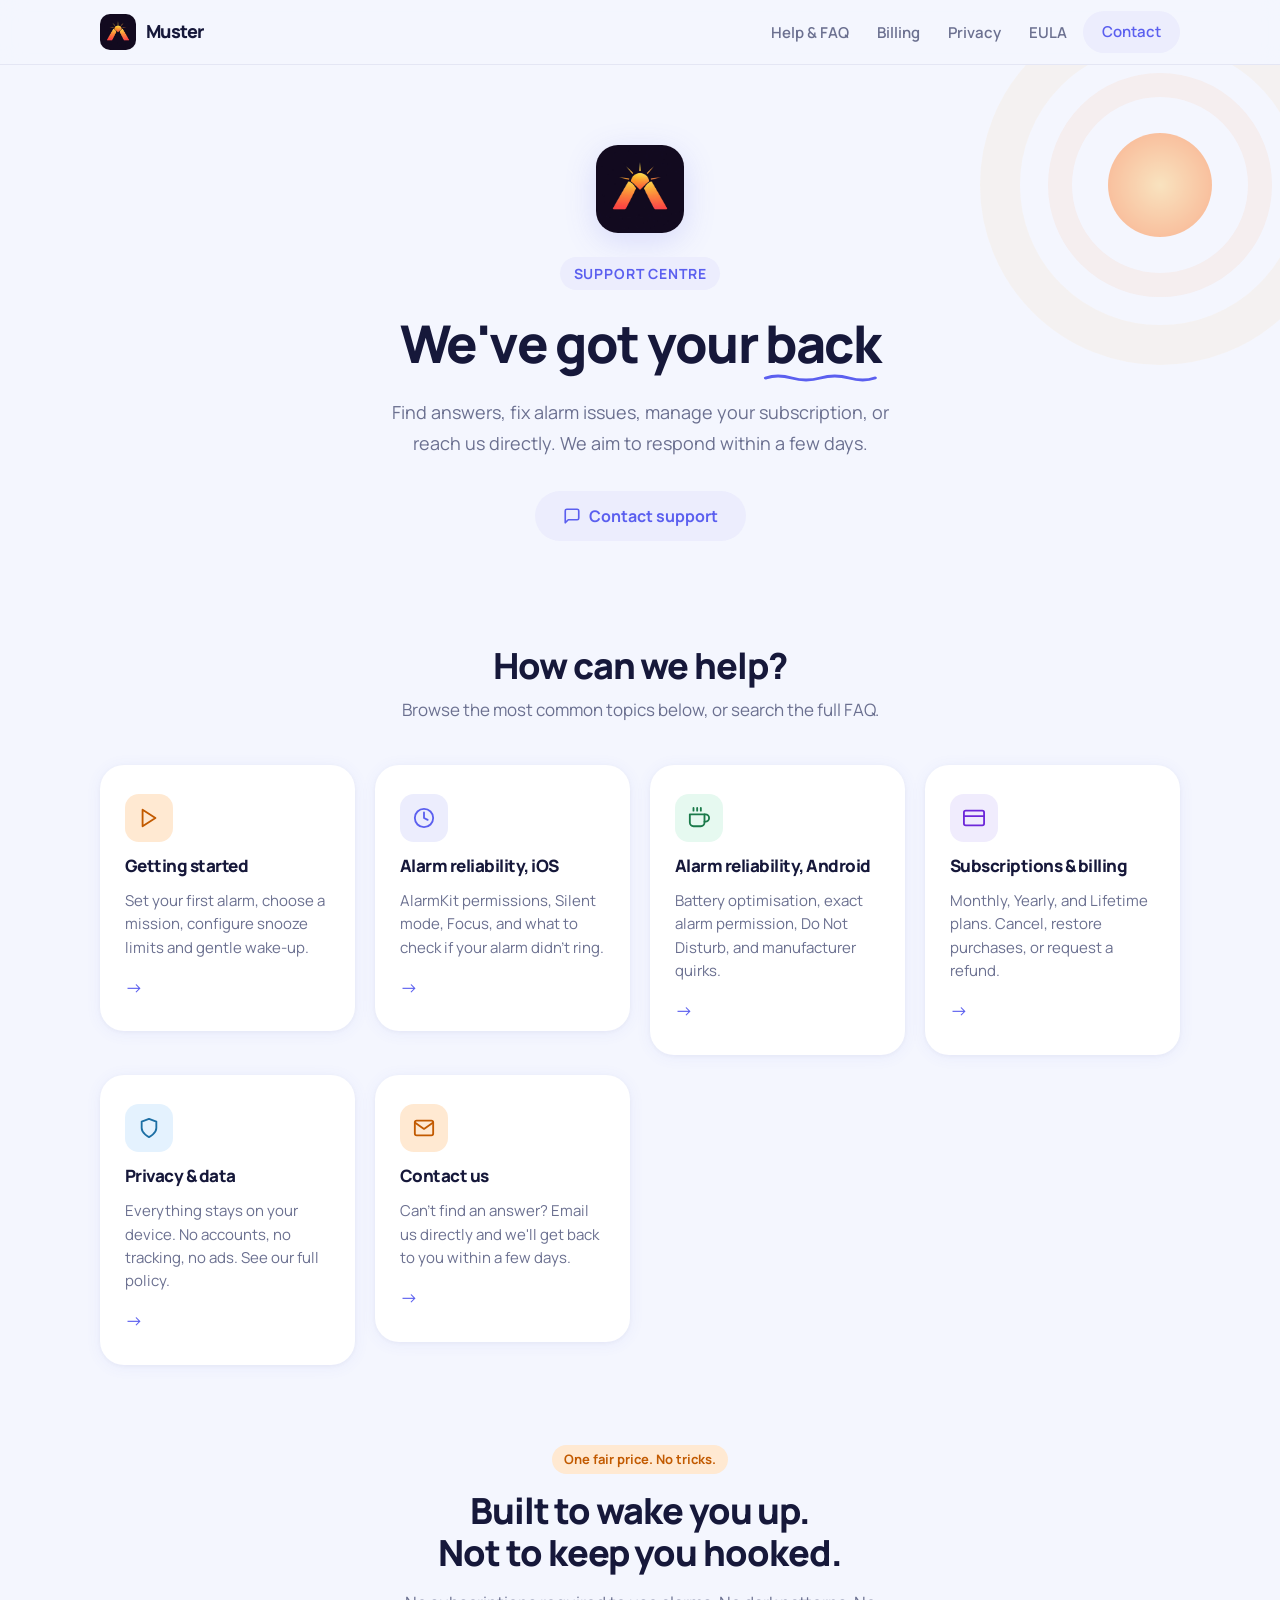
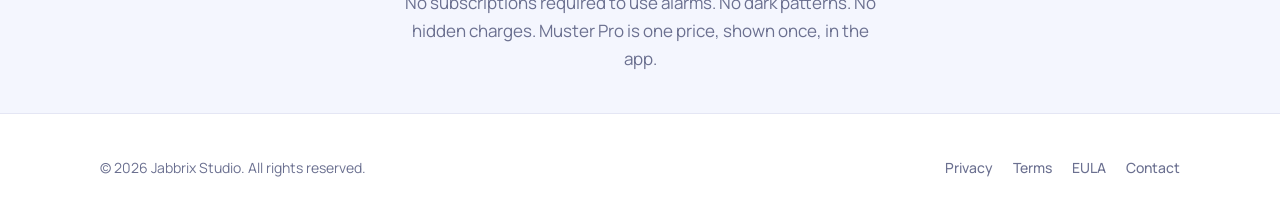
<file: index.html>
<!DOCTYPE html>
<!-- Support email: jabbrixstudio@gmail.com -->
<html lang="en">
<head>
  <meta charset="UTF-8" />
  <meta name="viewport" content="width=device-width, initial-scale=1.0" />
  <title>Muster Support — Alarm &amp; Habit App Help</title>
  <meta name="description" content="Get help with Muster, the alarm and habit app. Find answers to common questions, troubleshoot alarms, manage your subscription, and contact support." />

  <!-- Open Graph -->
  <meta property="og:type"        content="website" />
  <meta property="og:title"       content="Muster Support" />
  <meta property="og:description" content="Get help with Muster — the alarm and habit app built around fairness and focus." />
  <meta property="og:image"       content="assets/app-icon.png" />

  <!-- Favicon -->
  <link rel="icon" href="assets/app-icon.png" type="image/png" />

  <link rel="stylesheet" href="styles.css" />
</head>
<body>

  <!-- ── HEADER ── -->
  <header class="site-header">
    <nav class="container nav-inner" aria-label="Main navigation">
      <a href="./" class="nav-logo" aria-label="Muster — home">
        <img src="assets/app-icon.png" alt="" width="36" height="36" />
        <span class="nav-logo-text">Muster</span>
      </a>

      <button class="nav-toggle" aria-expanded="false" aria-controls="nav-links" aria-label="Toggle menu">
        <span></span><span></span><span></span>
      </button>

      <ul class="nav-links" id="nav-links" role="list">
        <li><a href="help/"    aria-current="false">Help &amp; FAQ</a></li>
        <li><a href="billing/" aria-current="false">Billing</a></li>
        <li><a href="privacy/" aria-current="false">Privacy</a></li>
        <li><a href="eula/"    aria-current="false">EULA</a></li>
        <li><a href="contact/" class="nav-cta"     aria-current="false">Contact</a></li>
      </ul>
    </nav>
  </header>

  <main>

    <!-- ── HERO ── -->
    <section class="hero" aria-labelledby="hero-heading">

      <!-- Sun motif -->
      <svg class="hero-sun" viewBox="0 0 400 400" fill="none" aria-hidden="true">
        <circle cx="200" cy="200" r="160" fill="none" stroke="#FFB547" stroke-opacity=".12" stroke-width="40"/>
        <circle cx="200" cy="200" r="100" fill="none" stroke="#FF8A3D" stroke-opacity=".14" stroke-width="24"/>
        <circle cx="200" cy="200" r="52">
          <animate attributeName="opacity" values="0.85;0.65;0.85" dur="4s" repeatCount="indefinite"/>
          <animate attributeName="r"       values="52;55;52"         dur="4s" repeatCount="indefinite"/>
          <stop offset="0%"   stop-color="#FFB547"/>
          <stop offset="100%" stop-color="#FF8A3D"/>
        </circle>
        <defs>
          <radialGradient id="sunG" cx="50%" cy="50%" r="50%">
            <stop offset="0%"   stop-color="#FFD080"/>
            <stop offset="100%" stop-color="#FF8A3D"/>
          </radialGradient>
        </defs>
        <circle cx="200" cy="200" r="52" fill="url(#sunG)" opacity=".9"/>
      </svg>

      <div class="container hero-content">
        <img class="hero-icon" src="assets/app-icon.png" alt="Muster app icon" width="88" height="88" />

        <p class="hero-eyebrow">Support Centre</p>

        <h1 id="hero-heading">
          We've got your
          <span class="hl">back<svg class="squiggle" viewBox="0 0 80 10" preserveAspectRatio="none" aria-hidden="true">
            <path d="M2,5 Q10,1 20,5 Q30,9 40,5 Q50,1 60,5 Q70,9 78,5"
                  fill="none" stroke="#5B5FEF" stroke-width="2.8"
                  stroke-linecap="round" stroke-linejoin="round"/>
          </svg></span>
        </h1>

        <p class="hero-lead">Find answers, fix alarm issues, manage your subscription, or reach us directly. We aim to respond within a few days.</p>

        <div class="hero-actions">
          <a href="contact/" class="btn btn-ghost">
            <svg width="18" height="18" viewBox="0 0 24 24" fill="none" stroke="currentColor" stroke-width="2.2" stroke-linecap="round" stroke-linejoin="round" aria-hidden="true"><path d="M21 15a2 2 0 0 1-2 2H7l-4 4V5a2 2 0 0 1 2-2h14a2 2 0 0 1 2 2z"/></svg>
            Contact support
          </a>
        </div>
      </div>
    </section>

    <!-- ── QUICK LINKS ── -->
    <section class="section section--sm" aria-labelledby="quicklinks-heading">
      <div class="container">
        <div class="section-header">
          <h2 id="quicklinks-heading">How can we help?</h2>
          <p>Browse the most common topics below, or search the full FAQ.</p>
        </div>

        <nav aria-label="Help topics">
          <ul class="cards-grid" role="list">
            <li>
              <a href="help/#getting-started" class="card">
                <div class="card-icon card-icon--orange" aria-hidden="true">
                  <svg width="22" height="22" viewBox="0 0 24 24" fill="none" stroke="#C25A00" stroke-width="2" stroke-linecap="round" stroke-linejoin="round"><polygon points="5 3 19 12 5 21 5 3"/></svg>
                </div>
                <h3>Getting started</h3>
                <p>Set your first alarm, choose a mission, configure snooze limits and gentle wake-up.</p>
                <span class="card-arrow" aria-hidden="true">→</span>
              </a>
            </li>
            <li>
              <a href="help/#alarm-ios" class="card">
                <div class="card-icon card-icon--indigo" aria-hidden="true">
                  <svg width="22" height="22" viewBox="0 0 24 24" fill="none" stroke="#5B5FEF" stroke-width="2" stroke-linecap="round" stroke-linejoin="round"><path d="M12 2a10 10 0 1 0 0 20A10 10 0 0 0 12 2z"/><path d="M12 6v6l4 2"/></svg>
                </div>
                <h3>Alarm reliability, iOS</h3>
                <p>AlarmKit permissions, Silent mode, Focus, and what to check if your alarm didn't ring.</p>
                <span class="card-arrow" aria-hidden="true">→</span>
              </a>
            </li>
            <li>
              <a href="help/#alarm-android" class="card">
                <div class="card-icon card-icon--green" aria-hidden="true">
                  <svg width="22" height="22" viewBox="0 0 24 24" fill="none" stroke="#1A7A4A" stroke-width="2" stroke-linecap="round" stroke-linejoin="round"><path d="M18 8h1a4 4 0 0 1 0 8h-1"/><path d="M2 8h16v9a4 4 0 0 1-4 4H6a4 4 0 0 1-4-4V8z"/><line x1="6" y1="1" x2="6" y2="4"/><line x1="10" y1="1" x2="10" y2="4"/><line x1="14" y1="1" x2="14" y2="4"/></svg>
                </div>
                <h3>Alarm reliability, Android</h3>
                <p>Battery optimisation, exact alarm permission, Do Not Disturb, and manufacturer quirks.</p>
                <span class="card-arrow" aria-hidden="true">→</span>
              </a>
            </li>
            <li>
              <a href="billing/" class="card">
                <div class="card-icon card-icon--purple" aria-hidden="true">
                  <svg width="22" height="22" viewBox="0 0 24 24" fill="none" stroke="#6D28D9" stroke-width="2" stroke-linecap="round" stroke-linejoin="round"><rect x="1" y="4" width="22" height="16" rx="2" ry="2"/><line x1="1" y1="10" x2="23" y2="10"/></svg>
                </div>
                <h3>Subscriptions &amp; billing</h3>
                <p>Monthly, Yearly, and Lifetime plans. Cancel, restore purchases, or request a refund.</p>
                <span class="card-arrow" aria-hidden="true">→</span>
              </a>
            </li>
            <li>
              <a href="privacy/" class="card">
                <div class="card-icon card-icon--blue" aria-hidden="true">
                  <svg width="22" height="22" viewBox="0 0 24 24" fill="none" stroke="#1D6FA4" stroke-width="2" stroke-linecap="round" stroke-linejoin="round"><path d="M12 22s8-4 8-10V5l-8-3-8 3v7c0 6 8 10 8 10z"/></svg>
                </div>
                <h3>Privacy &amp; data</h3>
                <p>Everything stays on your device. No accounts, no tracking, no ads. See our full policy.</p>
                <span class="card-arrow" aria-hidden="true">→</span>
              </a>
            </li>
            <li>
              <a href="contact/" class="card">
                <div class="card-icon card-icon--orange" aria-hidden="true">
                  <svg width="22" height="22" viewBox="0 0 24 24" fill="none" stroke="#C25A00" stroke-width="2" stroke-linecap="round" stroke-linejoin="round"><path d="M4 4h16c1.1 0 2 .9 2 2v12c0 1.1-.9 2-2 2H4c-1.1 0-2-.9-2-2V6c0-1.1.9-2 2-2z"/><polyline points="22,6 12,13 2,6"/></svg>
                </div>
                <h3>Contact us</h3>
                <p>Can't find an answer? Email us directly and we'll get back to you within a few days.</p>
                <span class="card-arrow" aria-hidden="true">→</span>
              </a>
            </li>
          </ul>
        </nav>
      </div>
    </section>

    <!-- ── BRAND STRIP ── -->
    <section class="section section--sm" aria-label="Brand promise">
      <div class="container" style="text-align:center;">
        <p class="chip chip--orange" style="margin-bottom:1rem;">One fair price. No tricks.</p>
        <h2 style="max-width:560px;margin-inline:auto;margin-bottom:1rem;">Built to wake you up.<br>Not to keep you hooked.</h2>
        <p style="max-width:480px;margin-inline:auto;font-size:1.0625rem;">No subscriptions required to use alarms. No dark patterns. No hidden charges. Muster Pro is one price, shown once, in the app.</p>
      </div>
    </section>

  </main>

  <!-- ── FOOTER ── -->
  <footer class="site-footer">
    <div class="container footer-inner">
      <p class="footer-copy">© 2026 Jabbrix Studio. All rights reserved.</p>
      <nav aria-label="Footer links">
        <ul class="footer-links" role="list">
          <li><a href="privacy/">Privacy</a></li>
          <li><a href="terms/">Terms</a></li>
          <li><a href="eula/">EULA</a></li>
          <li><a href="contact/">Contact</a></li>
        </ul>
      </nav>
    </div>
  </footer>

  <script src="main.js"></script>
</body>
</html>
</file>
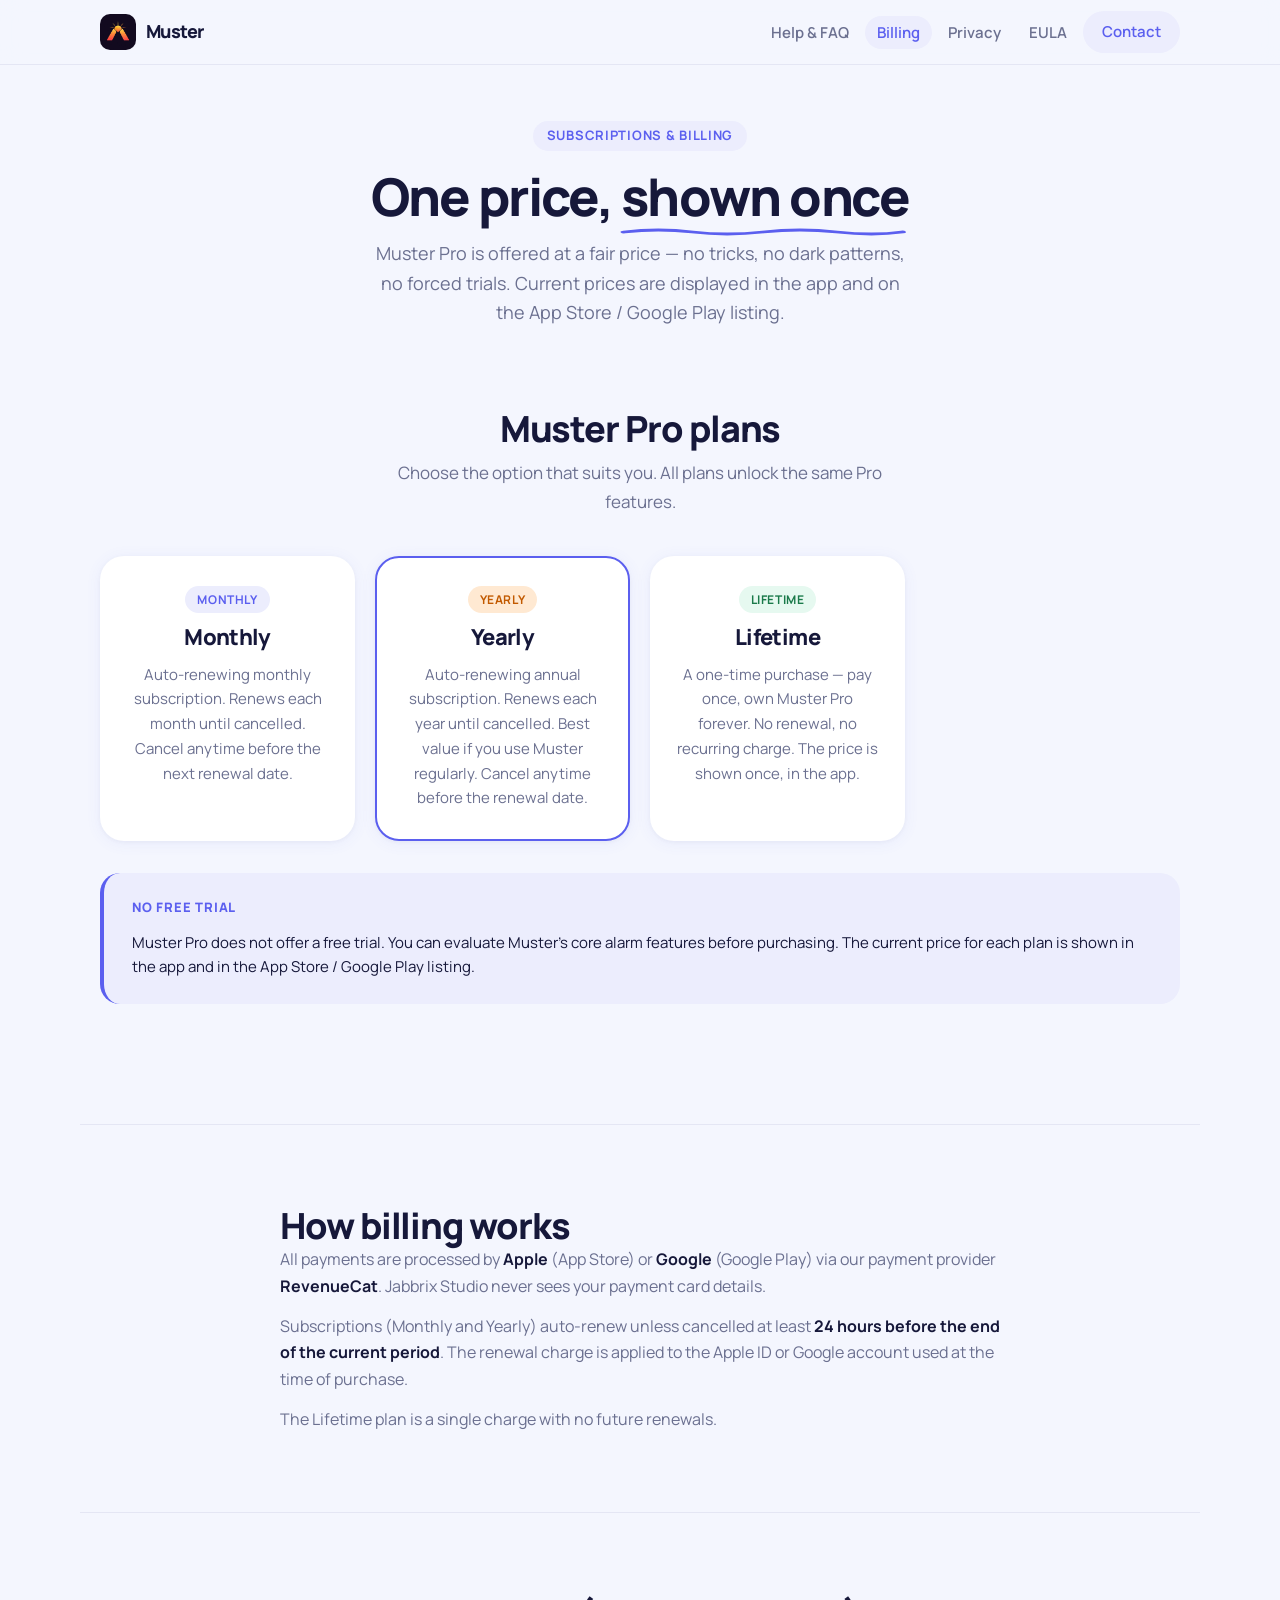
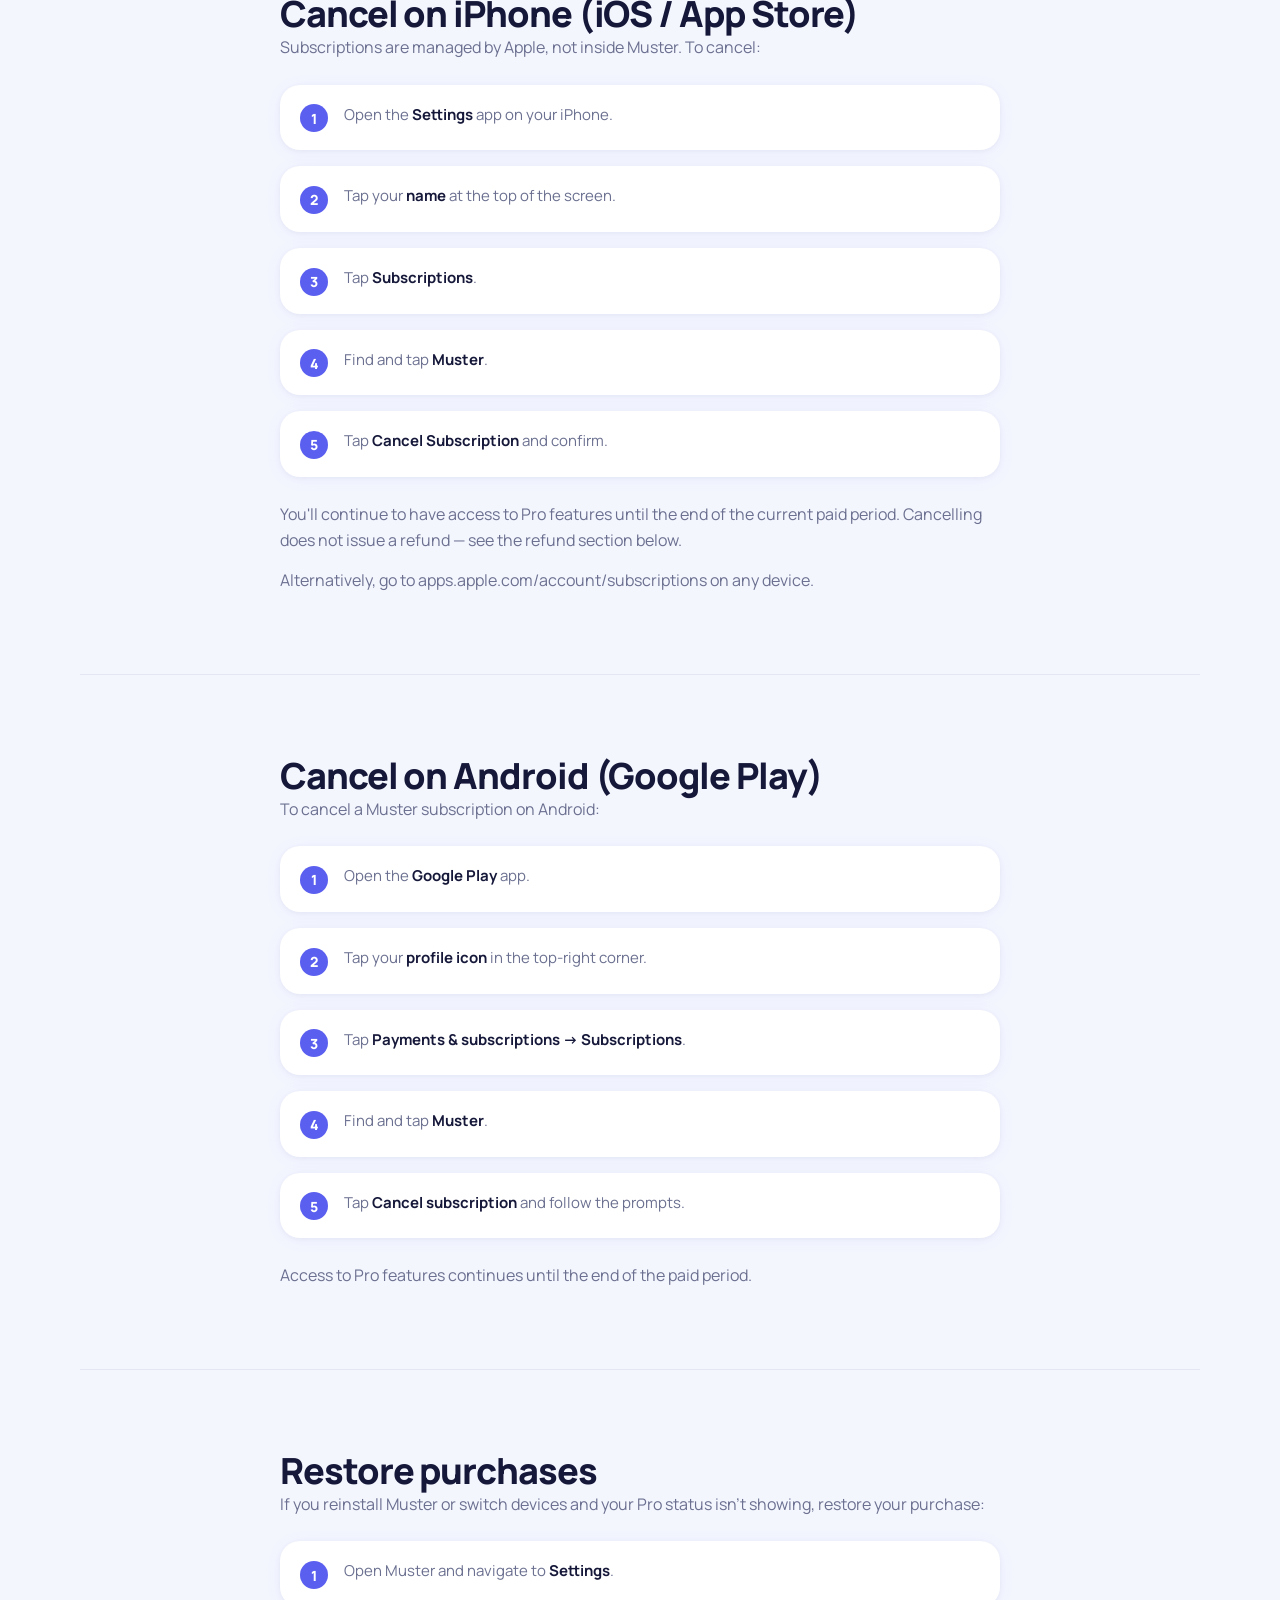
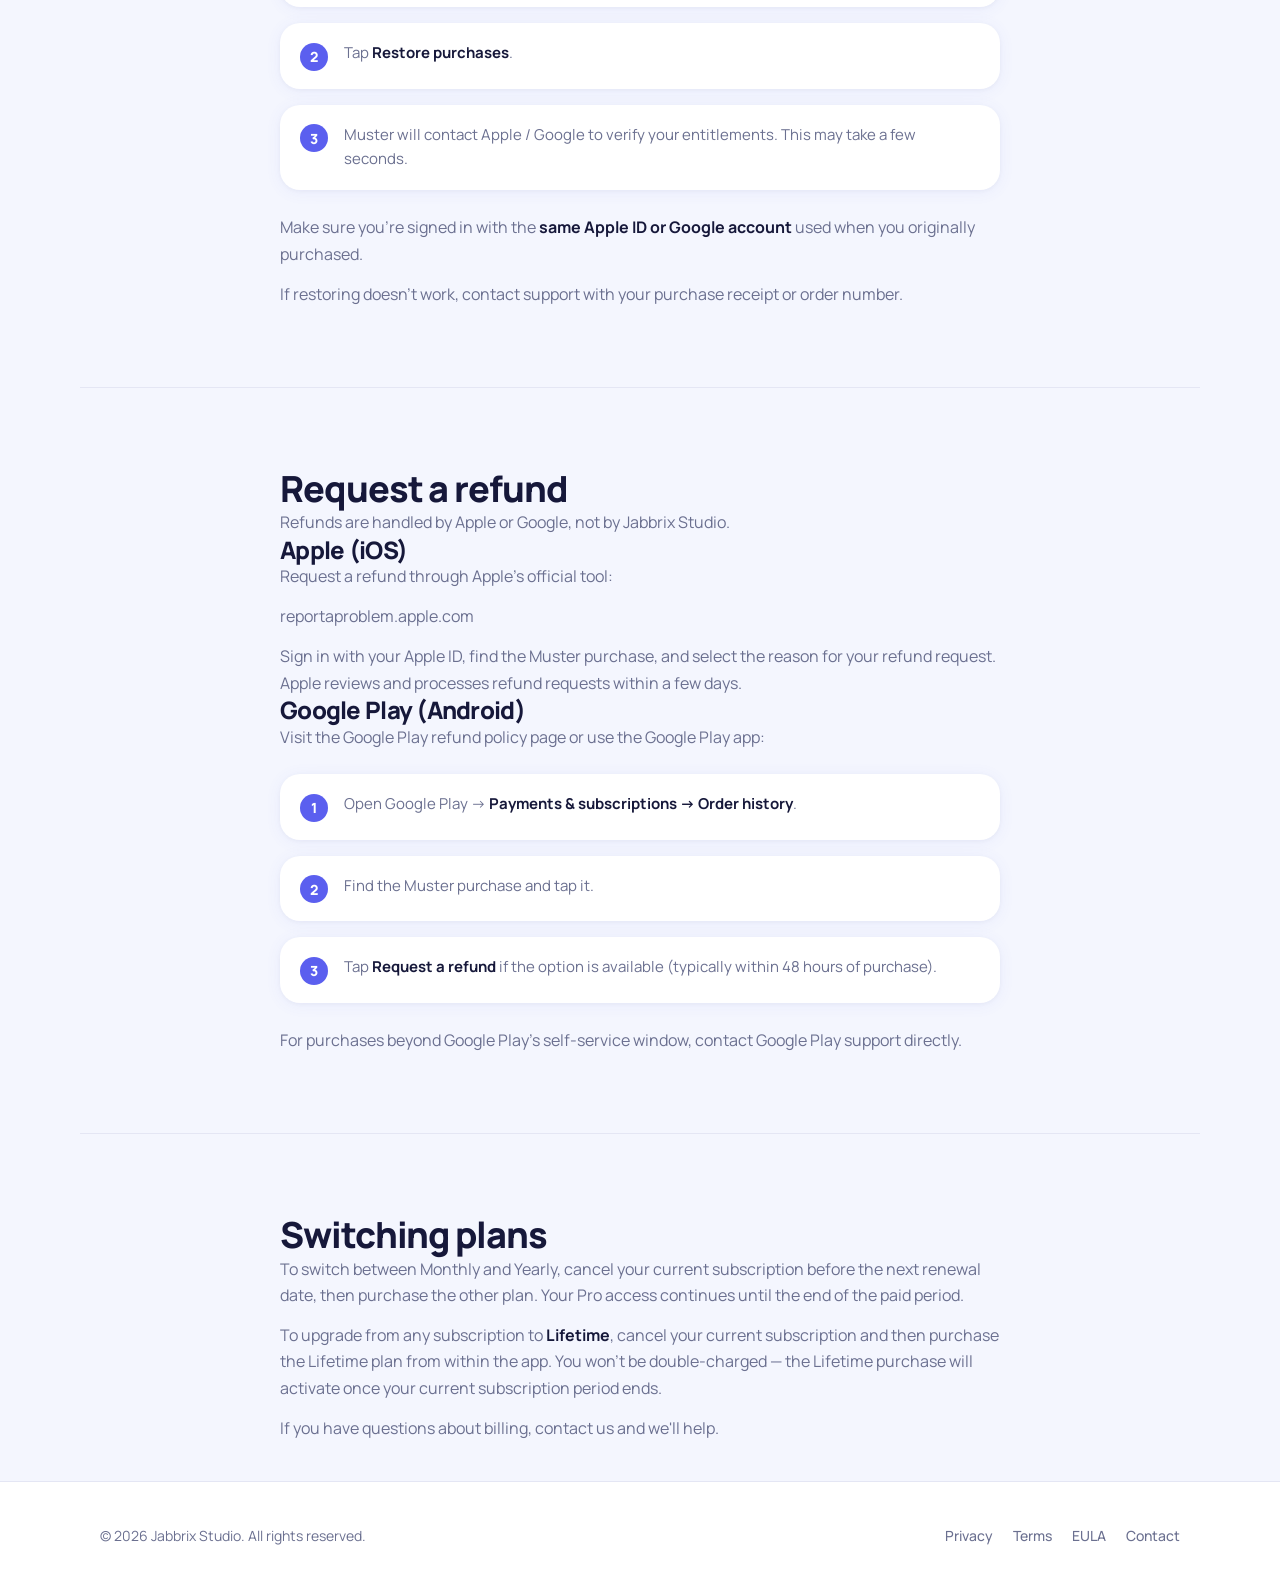
<file: billing/index.html>
<!DOCTYPE html>
<!-- Support email: jabbrixstudio@gmail.com -->
<html lang="en">
<head>
  <meta charset="UTF-8" />
  <meta name="viewport" content="width=device-width, initial-scale=1.0" />
  <title>Subscriptions &amp; Billing — Muster Support</title>
  <meta name="description" content="Understand Muster Pro plans (Monthly, Yearly, Lifetime), how to cancel, restore purchases, or request a refund. Current prices are shown in the app." />

  <!-- Open Graph -->
  <meta property="og:type"        content="website" />
  <meta property="og:title"       content="Subscriptions &amp; Billing — Muster" />
  <meta property="og:description" content="Manage your Muster Pro plan. Cancel, restore purchases, request a refund. Prices shown in the app and on the App Store / Google Play." />
  <meta property="og:image"       content="../assets/app-icon.png" />

  <link rel="icon" href="../assets/app-icon.png" type="image/png" />
  <link rel="stylesheet" href="../styles.css" />
</head>
<body>

  <!-- ── HEADER ── -->
  <header class="site-header">
    <nav class="container nav-inner" aria-label="Main navigation">
      <a href="../" class="nav-logo" aria-label="Muster — home">
        <img src="../assets/app-icon.png" alt="" width="36" height="36" />
        <span class="nav-logo-text">Muster</span>
      </a>
      <button class="nav-toggle" aria-expanded="false" aria-controls="nav-links" aria-label="Toggle menu">
        <span></span><span></span><span></span>
      </button>
      <ul class="nav-links" id="nav-links" role="list">
        <li><a href="../help/"    aria-current="false">Help &amp; FAQ</a></li>
        <li><a href="../billing/" aria-current="page">Billing</a></li>
        <li><a href="../privacy/" aria-current="false">Privacy</a></li>
        <li><a href="../eula/"    aria-current="false">EULA</a></li>
        <li><a href="../contact/" class="nav-cta" aria-current="false">Contact</a></li>
      </ul>
    </nav>
  </header>

  <main>

    <!-- ── PAGE HERO ── -->
    <section class="page-hero">
      <div class="container">
        <span class="badge">Subscriptions &amp; Billing</span>
        <h1>
          One price,
          <span class="hl">shown once<svg class="squiggle" viewBox="0 0 110 10" preserveAspectRatio="none" aria-hidden="true">
            <path d="M2,5 Q15,1 28,5 Q41,9 55,5 Q69,1 83,5 Q97,9 108,5"
                  fill="none" stroke="#5B5FEF" stroke-width="2.8"
                  stroke-linecap="round" stroke-linejoin="round"/>
          </svg></span>
        </h1>
        <p>Muster Pro is offered at a fair price — no tricks, no dark patterns, no forced trials. Current prices are displayed in the app and on the App Store / Google Play listing.</p>
      </div>
    </section>

    <!-- ── PLANS ── -->
    <section class="section section--sm" aria-labelledby="plans-heading">
      <div class="container">
        <div class="section-header">
          <h2 id="plans-heading">Muster Pro plans</h2>
          <p>Choose the option that suits you. All plans unlock the same Pro features.</p>
        </div>

        <div class="billing-plans">

          <div class="plan-card">
            <span class="plan-chip plan-chip--indigo">Monthly</span>
            <h3>Monthly</h3>
            <p>Auto-renewing monthly subscription. Renews each month until cancelled. Cancel anytime before the next renewal date.</p>
          </div>

          <div class="plan-card plan-card--featured">
            <span class="plan-chip plan-chip--orange">Yearly</span>
            <h3>Yearly</h3>
            <p>Auto-renewing annual subscription. Renews each year until cancelled. Best value if you use Muster regularly. Cancel anytime before the renewal date.</p>
          </div>

          <div class="plan-card">
            <span class="plan-chip plan-chip--green">Lifetime</span>
            <h3>Lifetime</h3>
            <p>A one-time purchase — pay once, own Muster Pro forever. No renewal, no recurring charge. The price is shown once, in the app.</p>
          </div>

        </div>

        <div class="summary-box" style="margin-top:1.5rem;">
          <span class="summary-label">No free trial</span>
          <p>Muster Pro does not offer a free trial. You can evaluate Muster's core alarm features before purchasing. The current price for each plan is shown in the app and in the App Store / Google Play listing.</p>
        </div>

      </div>
    </section>

    <hr class="divider container" />

    <!-- ── HOW BILLING WORKS ── -->
    <section class="section section--sm" aria-labelledby="billing-how-heading">
      <div class="container container--prose">
        <h2 id="billing-how-heading">How billing works</h2>
        <p>All payments are processed by <strong>Apple</strong> (App Store) or <strong>Google</strong> (Google Play) via our payment provider <strong>RevenueCat</strong>. Jabbrix Studio never sees your payment card details.</p>
        <p>Subscriptions (Monthly and Yearly) auto-renew unless cancelled at least <strong>24 hours before the end of the current period</strong>. The renewal charge is applied to the Apple ID or Google account used at the time of purchase.</p>
        <p>The Lifetime plan is a single charge with no future renewals.</p>
      </div>
    </section>

    <hr class="divider container" />

    <!-- ── CANCEL ON iPHONE ── -->
    <section class="section section--sm" aria-labelledby="cancel-ios-heading">
      <div class="container container--prose">
        <h2 id="cancel-ios-heading">Cancel on iPhone (iOS / App Store)</h2>
        <p>Subscriptions are managed by Apple, not inside Muster. To cancel:</p>
        <ol class="steps-list">
          <li class="step"><p>Open the <strong>Settings</strong> app on your iPhone.</p></li>
          <li class="step"><p>Tap your <strong>name</strong> at the top of the screen.</p></li>
          <li class="step"><p>Tap <strong>Subscriptions</strong>.</p></li>
          <li class="step"><p>Find and tap <strong>Muster</strong>.</p></li>
          <li class="step"><p>Tap <strong>Cancel Subscription</strong> and confirm.</p></li>
        </ol>
        <p>You'll continue to have access to Pro features until the end of the current paid period. Cancelling does not issue a refund — see the refund section below.</p>
        <p>Alternatively, go to <a href="https://apps.apple.com/account/subscriptions" target="_blank" rel="noopener">apps.apple.com/account/subscriptions</a> on any device.</p>
      </div>
    </section>

    <hr class="divider container" />

    <!-- ── CANCEL ON ANDROID ── -->
    <section class="section section--sm" aria-labelledby="cancel-android-heading">
      <div class="container container--prose">
        <h2 id="cancel-android-heading">Cancel on Android (Google Play)</h2>
        <p>To cancel a Muster subscription on Android:</p>
        <ol class="steps-list">
          <li class="step"><p>Open the <strong>Google Play</strong> app.</p></li>
          <li class="step"><p>Tap your <strong>profile icon</strong> in the top-right corner.</p></li>
          <li class="step"><p>Tap <strong>Payments &amp; subscriptions → Subscriptions</strong>.</p></li>
          <li class="step"><p>Find and tap <strong>Muster</strong>.</p></li>
          <li class="step"><p>Tap <strong>Cancel subscription</strong> and follow the prompts.</p></li>
        </ol>
        <p>Access to Pro features continues until the end of the paid period.</p>
      </div>
    </section>

    <hr class="divider container" />

    <!-- ── RESTORE PURCHASES ── -->
    <section class="section section--sm" aria-labelledby="restore-heading">
      <div class="container container--prose">
        <h2 id="restore-heading">Restore purchases</h2>
        <p>If you reinstall Muster or switch devices and your Pro status isn't showing, restore your purchase:</p>
        <ol class="steps-list">
          <li class="step"><p>Open Muster and navigate to <strong>Settings</strong>.</p></li>
          <li class="step"><p>Tap <strong>Restore purchases</strong>.</p></li>
          <li class="step"><p>Muster will contact Apple / Google to verify your entitlements. This may take a few seconds.</p></li>
        </ol>
        <p>Make sure you're signed in with the <strong>same Apple ID or Google account</strong> used when you originally purchased.</p>
        <p>If restoring doesn't work, <a href="../contact/">contact support</a> with your purchase receipt or order number.</p>
      </div>
    </section>

    <hr class="divider container" />

    <!-- ── REFUNDS ── -->
    <section class="section section--sm" aria-labelledby="refund-heading">
      <div class="container container--prose">
        <h2 id="refund-heading">Request a refund</h2>
        <p>Refunds are handled by Apple or Google, not by Jabbrix Studio.</p>

        <h3>Apple (iOS)</h3>
        <p>Request a refund through Apple's official tool:</p>
        <p><a href="https://reportaproblem.apple.com" target="_blank" rel="noopener">reportaproblem.apple.com</a></p>
        <p>Sign in with your Apple ID, find the Muster purchase, and select the reason for your refund request. Apple reviews and processes refund requests within a few days.</p>

        <h3>Google Play (Android)</h3>
        <p>Visit the Google Play refund policy page or use the Google Play app:</p>
        <ol class="steps-list">
          <li class="step"><p>Open Google Play → <strong>Payments &amp; subscriptions → Order history</strong>.</p></li>
          <li class="step"><p>Find the Muster purchase and tap it.</p></li>
          <li class="step"><p>Tap <strong>Request a refund</strong> if the option is available (typically within 48 hours of purchase).</p></li>
        </ol>
        <p>For purchases beyond Google Play's self-service window, contact Google Play support directly.</p>
      </div>
    </section>

    <hr class="divider container" />

    <!-- ── SWITCHING PLANS ── -->
    <section class="section section--sm" aria-labelledby="switch-heading">
      <div class="container container--prose">
        <h2 id="switch-heading">Switching plans</h2>
        <p>To switch between Monthly and Yearly, cancel your current subscription before the next renewal date, then purchase the other plan. Your Pro access continues until the end of the paid period.</p>
        <p>To upgrade from any subscription to <strong>Lifetime</strong>, cancel your current subscription and then purchase the Lifetime plan from within the app. You won't be double-charged — the Lifetime purchase will activate once your current subscription period ends.</p>
        <p>If you have questions about billing, <a href="../contact/">contact us</a> and we'll help.</p>
      </div>
    </section>

  </main>

  <!-- ── FOOTER ── -->
  <footer class="site-footer">
    <div class="container footer-inner">
      <p class="footer-copy">© 2026 Jabbrix Studio. All rights reserved.</p>
      <nav aria-label="Footer links">
        <ul class="footer-links" role="list">
          <li><a href="../privacy/">Privacy</a></li>
          <li><a href="../terms/">Terms</a></li>
          <li><a href="../eula/">EULA</a></li>
          <li><a href="../contact/">Contact</a></li>
        </ul>
      </nav>
    </div>
  </footer>

  <script src="../main.js"></script>
</body>
</html>
</file>
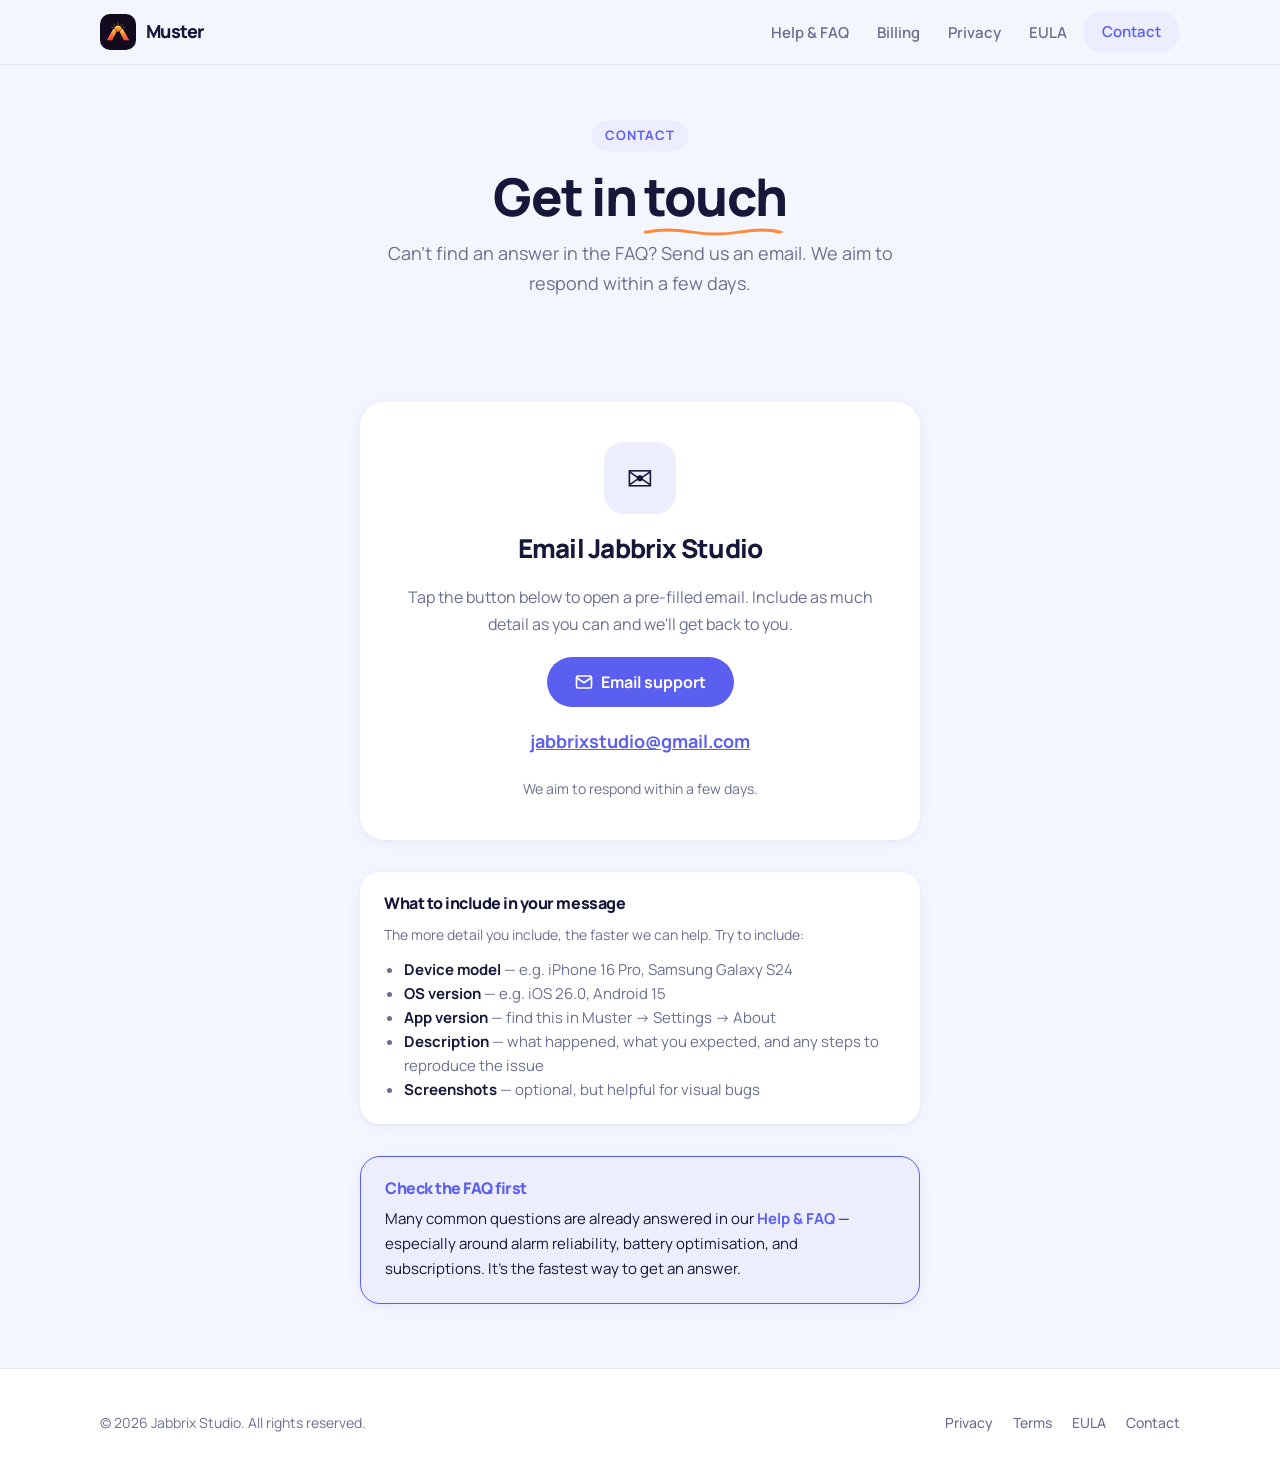
<file: contact/index.html>
<!DOCTYPE html>
<!-- Support email: jabbrixstudio@gmail.com -->
<html lang="en">
<head>
  <meta charset="UTF-8" />
  <meta name="viewport" content="width=device-width, initial-scale=1.0" />
  <title>Contact Support — Muster</title>
  <meta name="description" content="Contact Muster support. Email us with your device model, OS version, and app version and we'll get back to you within a few days." />

  <!-- Open Graph -->
  <meta property="og:type"        content="website" />
  <meta property="og:title"       content="Contact Support — Muster" />
  <meta property="og:description" content="Get in touch with the Muster support team. We aim to respond within a few days." />
  <meta property="og:image"       content="../assets/app-icon.png" />

  <link rel="icon" href="../assets/app-icon.png" type="image/png" />
  <link rel="stylesheet" href="../styles.css" />
</head>
<body>

  <!-- ── HEADER ── -->
  <header class="site-header">
    <nav class="container nav-inner" aria-label="Main navigation">
      <a href="../" class="nav-logo" aria-label="Muster — home">
        <img src="../assets/app-icon.png" alt="" width="36" height="36" />
        <span class="nav-logo-text">Muster</span>
      </a>
      <button class="nav-toggle" aria-expanded="false" aria-controls="nav-links" aria-label="Toggle menu">
        <span></span><span></span><span></span>
      </button>
      <ul class="nav-links" id="nav-links" role="list">
        <li><a href="../help/"    aria-current="false">Help &amp; FAQ</a></li>
        <li><a href="../billing/" aria-current="false">Billing</a></li>
        <li><a href="../privacy/" aria-current="false">Privacy</a></li>
        <li><a href="../eula/"    aria-current="false">EULA</a></li>
        <li><a href="../contact/" class="nav-cta" aria-current="page">Contact</a></li>
      </ul>
    </nav>
  </header>

  <main>

    <!-- ── PAGE HERO ── -->
    <section class="page-hero">
      <div class="container">
        <span class="badge">Contact</span>
        <h1>
          Get in
          <span class="hl">touch<svg class="squiggle" viewBox="0 0 58 10" preserveAspectRatio="none" aria-hidden="true">
            <path d="M2,5 Q10,1 20,5 Q30,9 40,5 Q50,1 56,5"
                  fill="none" stroke="#FF8A3D" stroke-width="2.8"
                  stroke-linecap="round" stroke-linejoin="round"/>
          </svg></span>
        </h1>
        <p>Can't find an answer in the <a href="../help/">FAQ</a>? Send us an email. We aim to respond within a few days.</p>
      </div>
    </section>

    <!-- ── CONTACT CARD ── -->
    <section class="section" aria-labelledby="contact-heading">
      <div class="container">

        <div class="contact-card">
          <div class="contact-icon" aria-hidden="true">✉️</div>
          <h2 id="contact-heading">Email Jabbrix Studio</h2>
          <p>Tap the button below to open a pre-filled email. Include as much detail as you can and we'll get back to you.</p>

          <!-- mailto with prefilled subject and body template -->
          <a class="btn btn-primary"
             href="mailto:jabbrixstudio@gmail.com?subject=Muster%20support&body=Hi%20Jabbrix%20Studio%2C%0A%0ADevice%20model%3A%20%5Be.g.%20iPhone%2016%20Pro%20%2F%20Samsung%20Galaxy%20S24%5D%0AOS%20version%3A%20%5Be.g.%20iOS%2026.0%20%2F%20Android%2015%5D%0AApp%20version%3A%20%5Be.g.%201.2.3%20-%20find%20in%20Settings%20%E2%86%92%20About%5D%0A%0ADescription%20of%20the%20issue%3A%0A%5BPlease%20describe%20what%20happened%2C%20what%20you%20expected%2C%20and%20any%20steps%20to%20reproduce%5D%0A%0AThanks%21">
            <svg width="18" height="18" viewBox="0 0 24 24" fill="none" stroke="currentColor" stroke-width="2.2" stroke-linecap="round" stroke-linejoin="round" aria-hidden="true">
              <path d="M4 4h16c1.1 0 2 .9 2 2v12c0 1.1-.9 2-2 2H4c-1.1 0-2-.9-2-2V6c0-1.1.9-2 2-2z"/>
              <polyline points="22,6 12,13 2,6"/>
            </svg>
            Email support
          </a>

          <a class="email-link"
             href="mailto:jabbrixstudio@gmail.com?subject=Muster%20support">
            jabbrixstudio@gmail.com
          </a>

          <p style="font-size:.875rem;color:var(--text-2);">We aim to respond within a few days.</p>
        </div>

        <!-- What to include -->
        <div class="info-card mt-md">
          <h3>What to include in your message</h3>
          <p style="font-size:.875rem;color:var(--text-2);margin-bottom:.75rem;">The more detail you include, the faster we can help. Try to include:</p>
          <ul>
            <li><strong>Device model</strong> — e.g. iPhone 16 Pro, Samsung Galaxy S24</li>
            <li><strong>OS version</strong> — e.g. iOS 26.0, Android 15</li>
            <li><strong>App version</strong> — find this in Muster → Settings → About</li>
            <li><strong>Description</strong> — what happened, what you expected, and any steps to reproduce the issue</li>
            <li><strong>Screenshots</strong> — optional, but helpful for visual bugs</li>
          </ul>
        </div>

        <!-- Check FAQ first -->
        <div class="info-card mt-md" style="background:var(--primary-lt);border:1px solid var(--primary);border-radius:var(--radius-lg);padding:1.375rem 1.5rem;max-width:560px;margin-inline:auto;">
          <h3 style="color:var(--primary);">Check the FAQ first</h3>
          <p style="font-size:.9375rem;color:var(--text);margin-top:.375rem;">Many common questions are already answered in our <a href="../help/" style="color:var(--primary);font-weight:700;">Help &amp; FAQ</a> — especially around alarm reliability, battery optimisation, and subscriptions. It's the fastest way to get an answer.</p>
        </div>

      </div>
    </section>

  </main>

  <!-- ── FOOTER ── -->
  <footer class="site-footer">
    <div class="container footer-inner">
      <p class="footer-copy">© 2026 Jabbrix Studio. All rights reserved.</p>
      <nav aria-label="Footer links">
        <ul class="footer-links" role="list">
          <li><a href="../privacy/">Privacy</a></li>
          <li><a href="../terms/">Terms</a></li>
          <li><a href="../eula/">EULA</a></li>
          <li><a href="../contact/" aria-current="page">Contact</a></li>
        </ul>
      </nav>
    </div>
  </footer>

  <script src="../main.js"></script>
</body>
</html>
</file>
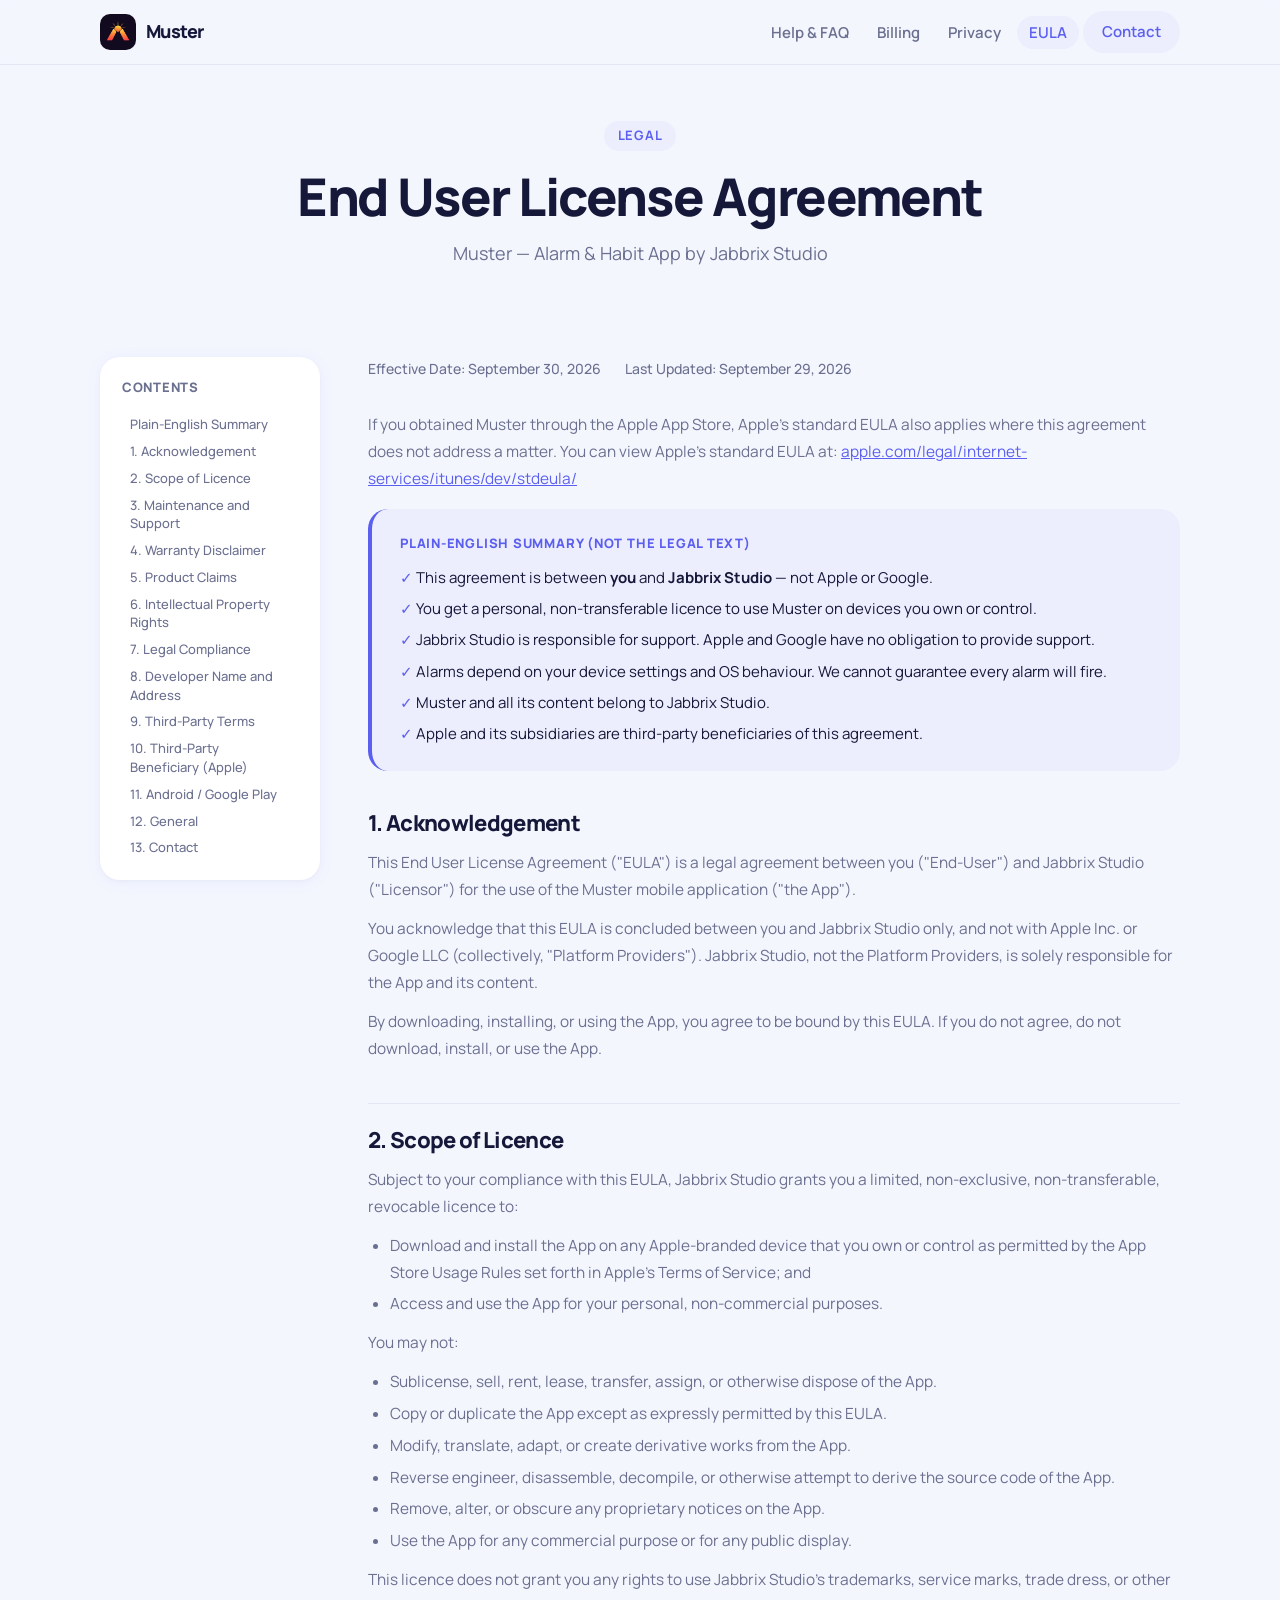
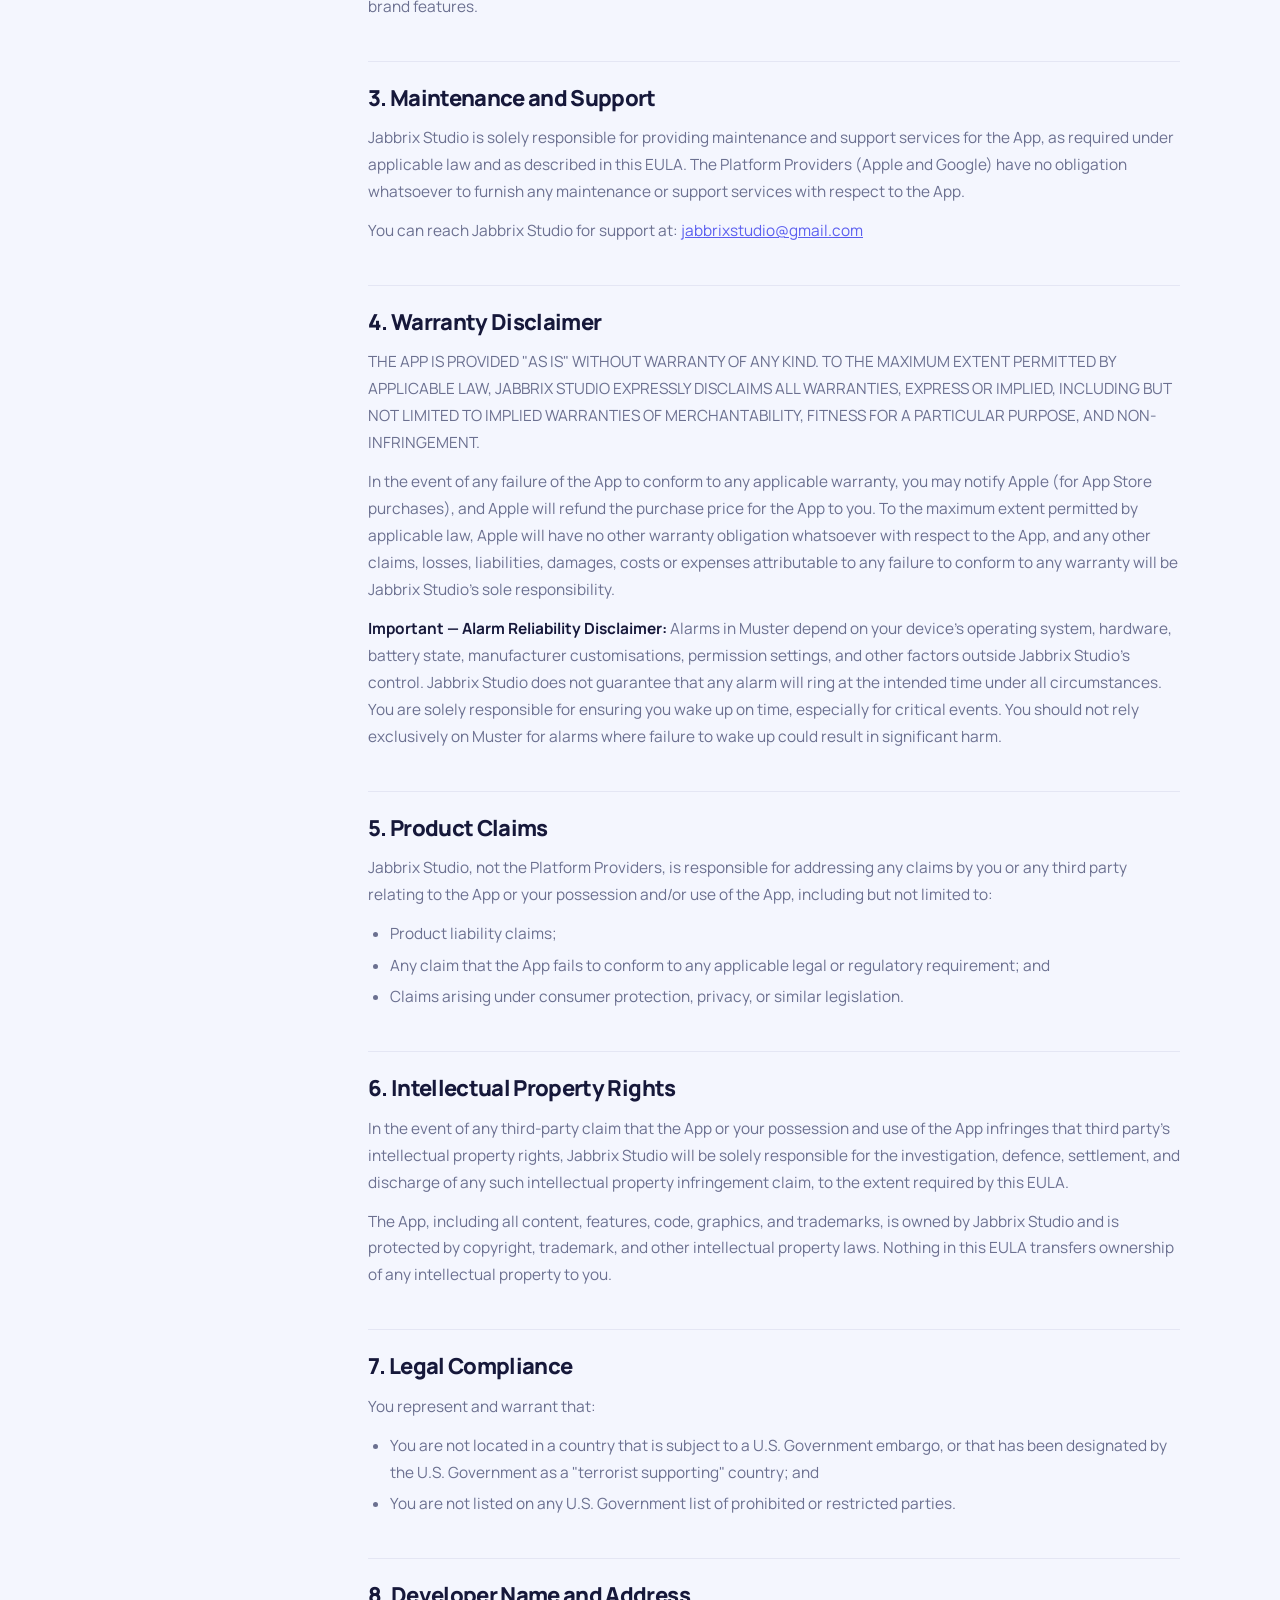
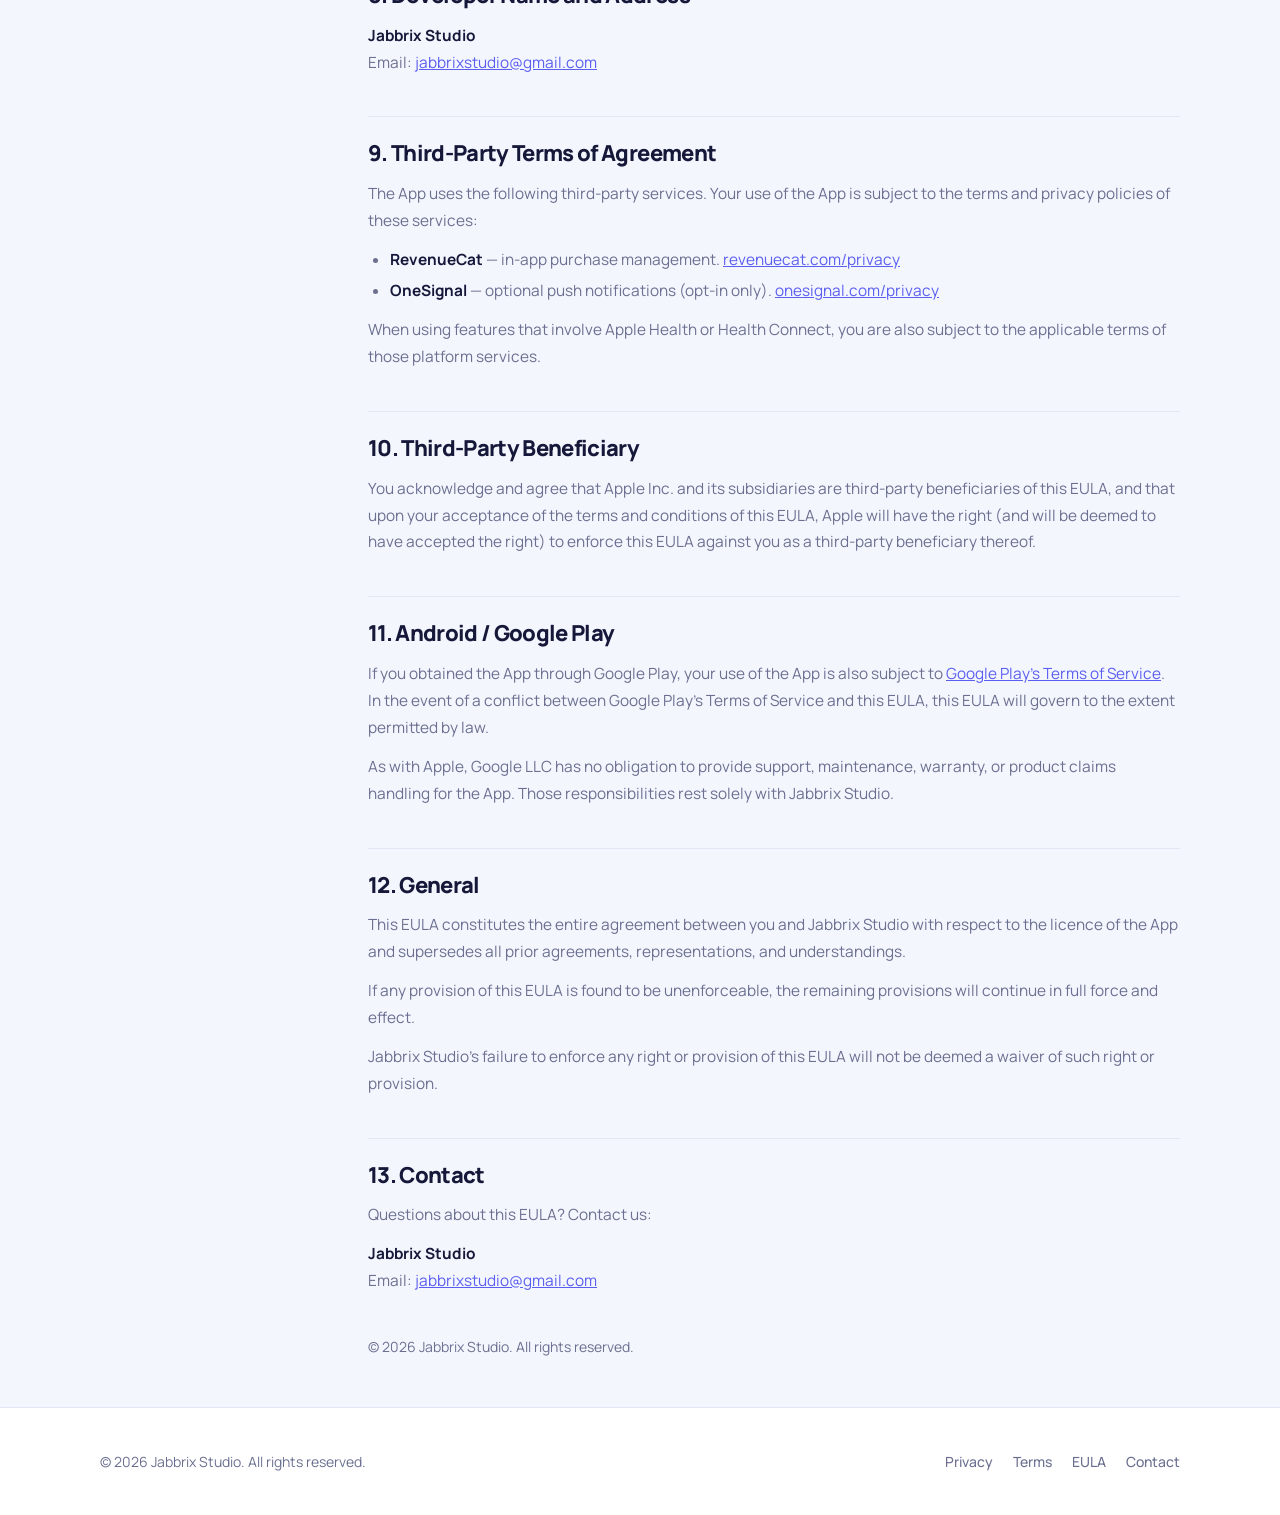
<file: eula/index.html>
<!DOCTYPE html>
<!-- Support email: jabbrixstudio@gmail.com -->
<html lang="en">
<head>
  <meta charset="UTF-8" />
  <meta name="viewport" content="width=device-width, initial-scale=1.0" />
  <title>End User License Agreement — Muster</title>
  <meta name="description" content="Muster End User License Agreement (EULA). Custom EULA satisfying Apple's minimum terms for developer EULAs." />

  <!-- Open Graph -->
  <meta property="og:type"        content="website" />
  <meta property="og:title"       content="End User License Agreement — Muster" />
  <meta property="og:description" content="Muster EULA — the agreement between you and Jabbrix Studio governing your use of the Muster app." />
  <meta property="og:image"       content="../assets/app-icon.png" />

  <link rel="icon" href="../assets/app-icon.png" type="image/png" />
  <link rel="stylesheet" href="../styles.css" />

  <style>
    /* EULA-specific: smaller table-of-contents for many sections */
    .toc-list a { font-size: .8125rem; padding: .2rem .5rem; }
  </style>
</head>
<body>

  <!-- ── HEADER ── -->
  <header class="site-header">
    <nav class="container nav-inner" aria-label="Main navigation">
      <a href="../" class="nav-logo" aria-label="Muster — home">
        <img src="../assets/app-icon.png" alt="" width="36" height="36" />
        <span class="nav-logo-text">Muster</span>
      </a>
      <button class="nav-toggle" aria-expanded="false" aria-controls="nav-links" aria-label="Toggle menu">
        <span></span><span></span><span></span>
      </button>
      <ul class="nav-links" id="nav-links" role="list">
        <li><a href="../help/"    aria-current="false">Help &amp; FAQ</a></li>
        <li><a href="../billing/" aria-current="false">Billing</a></li>
        <li><a href="../privacy/" aria-current="false">Privacy</a></li>
        <li><a href="../eula/"    aria-current="page">EULA</a></li>
        <li><a href="../contact/" class="nav-cta" aria-current="false">Contact</a></li>
      </ul>
    </nav>
  </header>

  <main>

    <!-- ── PAGE HERO ── -->
    <section class="page-hero">
      <div class="container">
        <span class="badge">Legal</span>
        <h1>End User License Agreement</h1>
        <p>Muster — Alarm &amp; Habit App by Jabbrix Studio</p>
      </div>
    </section>

    <!-- ── POLICY LAYOUT ── -->
    <div class="container">

      <div class="policy-layout">

        <!-- TOC -->
        <aside aria-label="Table of contents">
          <nav class="toc">
            <p class="toc-title">Contents</p>
            <ul class="toc-list" role="list">
              <li><a href="#eula-summary">Plain-English Summary</a></li>
              <li><a href="#eula-acknowledgement">1. Acknowledgement</a></li>
              <li><a href="#eula-scope">2. Scope of Licence</a></li>
              <li><a href="#eula-support">3. Maintenance and Support</a></li>
              <li><a href="#eula-warranty">4. Warranty Disclaimer</a></li>
              <li><a href="#eula-product-claims">5. Product Claims</a></li>
              <li><a href="#eula-ip">6. Intellectual Property Rights</a></li>
              <li><a href="#eula-legal-compliance">7. Legal Compliance</a></li>
              <li><a href="#eula-developer">8. Developer Name and Address</a></li>
              <li><a href="#eula-third-party">9. Third-Party Terms</a></li>
              <li><a href="#eula-beneficiary">10. Third-Party Beneficiary (Apple)</a></li>
              <li><a href="#eula-android">11. Android / Google Play</a></li>
              <li><a href="#eula-general">12. General</a></li>
              <li><a href="#eula-contact">13. Contact</a></li>
            </ul>
          </nav>
        </aside>

        <!-- EULA content -->
        <article class="policy-content" aria-label="End User License Agreement">

          <div class="policy-meta">
            <span>Effective Date: September 30, 2026</span>
            <span>Last Updated: September 29, 2026</span>
          </div>

          <p style="margin-bottom:1rem;">If you obtained Muster through the Apple App Store, Apple's standard EULA also applies where this agreement does not address a matter. You can view Apple's standard EULA at: <a href="https://www.apple.com/legal/internet-services/itunes/dev/stdeula/" target="_blank" rel="noopener">apple.com/legal/internet-services/itunes/dev/stdeula/</a></p>

          <!-- Plain English Summary -->
          <aside class="summary-box" id="eula-summary" aria-label="Plain-English summary">
            <span class="summary-label">Plain-English Summary (not the legal text)</span>
            <ul>
              <li>This agreement is between <strong>you</strong> and <strong>Jabbrix Studio</strong> — not Apple or Google.</li>
              <li>You get a personal, non-transferable licence to use Muster on devices you own or control.</li>
              <li>Jabbrix Studio is responsible for support. Apple and Google have no obligation to provide support.</li>
              <li>Alarms depend on your device settings and OS behaviour. We cannot guarantee every alarm will fire.</li>
              <li>Muster and all its content belong to Jabbrix Studio.</li>
              <li>Apple and its subsidiaries are third-party beneficiaries of this agreement.</li>
            </ul>
          </aside>

          <!-- 1. Acknowledgement -->
          <h2 id="eula-acknowledgement">1. Acknowledgement</h2>
          <p>This End User License Agreement ("EULA") is a legal agreement between you ("End-User") and Jabbrix Studio ("Licensor") for the use of the Muster mobile application ("the App").</p>
          <p>You acknowledge that this EULA is concluded between you and Jabbrix Studio only, and not with Apple Inc. or Google LLC (collectively, "Platform Providers"). Jabbrix Studio, not the Platform Providers, is solely responsible for the App and its content.</p>
          <p>By downloading, installing, or using the App, you agree to be bound by this EULA. If you do not agree, do not download, install, or use the App.</p>

          <!-- 2. Scope of Licence -->
          <h2 id="eula-scope">2. Scope of Licence</h2>
          <p>Subject to your compliance with this EULA, Jabbrix Studio grants you a limited, non-exclusive, non-transferable, revocable licence to:</p>
          <ul>
            <li>Download and install the App on any Apple-branded device that you own or control as permitted by the App Store Usage Rules set forth in Apple's Terms of Service; and</li>
            <li>Access and use the App for your personal, non-commercial purposes.</li>
          </ul>
          <p>You may not:</p>
          <ul>
            <li>Sublicense, sell, rent, lease, transfer, assign, or otherwise dispose of the App.</li>
            <li>Copy or duplicate the App except as expressly permitted by this EULA.</li>
            <li>Modify, translate, adapt, or create derivative works from the App.</li>
            <li>Reverse engineer, disassemble, decompile, or otherwise attempt to derive the source code of the App.</li>
            <li>Remove, alter, or obscure any proprietary notices on the App.</li>
            <li>Use the App for any commercial purpose or for any public display.</li>
          </ul>
          <p>This licence does not grant you any rights to use Jabbrix Studio's trademarks, service marks, trade dress, or other brand features.</p>

          <!-- 3. Maintenance and Support -->
          <h2 id="eula-support">3. Maintenance and Support</h2>
          <p>Jabbrix Studio is solely responsible for providing maintenance and support services for the App, as required under applicable law and as described in this EULA. The Platform Providers (Apple and Google) have no obligation whatsoever to furnish any maintenance or support services with respect to the App.</p>
          <p>You can reach Jabbrix Studio for support at: <a href="mailto:jabbrixstudio@gmail.com?subject=Muster%20support">jabbrixstudio@gmail.com</a></p>

          <!-- 4. Warranty -->
          <h2 id="eula-warranty">4. Warranty Disclaimer</h2>
          <p>THE APP IS PROVIDED "AS IS" WITHOUT WARRANTY OF ANY KIND. TO THE MAXIMUM EXTENT PERMITTED BY APPLICABLE LAW, JABBRIX STUDIO EXPRESSLY DISCLAIMS ALL WARRANTIES, EXPRESS OR IMPLIED, INCLUDING BUT NOT LIMITED TO IMPLIED WARRANTIES OF MERCHANTABILITY, FITNESS FOR A PARTICULAR PURPOSE, AND NON-INFRINGEMENT.</p>
          <p>In the event of any failure of the App to conform to any applicable warranty, you may notify Apple (for App Store purchases), and Apple will refund the purchase price for the App to you. To the maximum extent permitted by applicable law, Apple will have no other warranty obligation whatsoever with respect to the App, and any other claims, losses, liabilities, damages, costs or expenses attributable to any failure to conform to any warranty will be Jabbrix Studio's sole responsibility.</p>
          <p><strong>Important — Alarm Reliability Disclaimer:</strong> Alarms in Muster depend on your device's operating system, hardware, battery state, manufacturer customisations, permission settings, and other factors outside Jabbrix Studio's control. Jabbrix Studio does not guarantee that any alarm will ring at the intended time under all circumstances. You are solely responsible for ensuring you wake up on time, especially for critical events. You should not rely exclusively on Muster for alarms where failure to wake up could result in significant harm.</p>

          <!-- 5. Product Claims -->
          <h2 id="eula-product-claims">5. Product Claims</h2>
          <p>Jabbrix Studio, not the Platform Providers, is responsible for addressing any claims by you or any third party relating to the App or your possession and/or use of the App, including but not limited to:</p>
          <ul>
            <li>Product liability claims;</li>
            <li>Any claim that the App fails to conform to any applicable legal or regulatory requirement; and</li>
            <li>Claims arising under consumer protection, privacy, or similar legislation.</li>
          </ul>

          <!-- 6. Intellectual Property Rights -->
          <h2 id="eula-ip">6. Intellectual Property Rights</h2>
          <p>In the event of any third-party claim that the App or your possession and use of the App infringes that third party's intellectual property rights, Jabbrix Studio will be solely responsible for the investigation, defence, settlement, and discharge of any such intellectual property infringement claim, to the extent required by this EULA.</p>
          <p>The App, including all content, features, code, graphics, and trademarks, is owned by Jabbrix Studio and is protected by copyright, trademark, and other intellectual property laws. Nothing in this EULA transfers ownership of any intellectual property to you.</p>

          <!-- 7. Legal Compliance -->
          <h2 id="eula-legal-compliance">7. Legal Compliance</h2>
          <p>You represent and warrant that:</p>
          <ul>
            <li>You are not located in a country that is subject to a U.S. Government embargo, or that has been designated by the U.S. Government as a "terrorist supporting" country; and</li>
            <li>You are not listed on any U.S. Government list of prohibited or restricted parties.</li>
          </ul>

          <!-- 8. Developer Name and Address -->
          <h2 id="eula-developer">8. Developer Name and Address</h2>
          <p>
            <strong>Jabbrix Studio</strong><br />
            Email: <a href="mailto:jabbrixstudio@gmail.com">jabbrixstudio@gmail.com</a>
          </p>

          <!-- 9. Third-Party Terms -->
          <h2 id="eula-third-party">9. Third-Party Terms of Agreement</h2>
          <p>The App uses the following third-party services. Your use of the App is subject to the terms and privacy policies of these services:</p>
          <ul>
            <li><strong>RevenueCat</strong> — in-app purchase management. <a href="https://www.revenuecat.com/privacy" target="_blank" rel="noopener">revenuecat.com/privacy</a></li>
            <li><strong>OneSignal</strong> — optional push notifications (opt-in only). <a href="https://onesignal.com/privacy" target="_blank" rel="noopener">onesignal.com/privacy</a></li>
          </ul>
          <p>When using features that involve Apple Health or Health Connect, you are also subject to the applicable terms of those platform services.</p>

          <!-- 10. Third-Party Beneficiary -->
          <h2 id="eula-beneficiary">10. Third-Party Beneficiary</h2>
          <p>You acknowledge and agree that Apple Inc. and its subsidiaries are third-party beneficiaries of this EULA, and that upon your acceptance of the terms and conditions of this EULA, Apple will have the right (and will be deemed to have accepted the right) to enforce this EULA against you as a third-party beneficiary thereof.</p>

          <!-- 11. Android / Google Play -->
          <h2 id="eula-android">11. Android / Google Play</h2>
          <p>If you obtained the App through Google Play, your use of the App is also subject to <a href="https://play.google.com/about/play-terms/" target="_blank" rel="noopener">Google Play's Terms of Service</a>. In the event of a conflict between Google Play's Terms of Service and this EULA, this EULA will govern to the extent permitted by law.</p>
          <p>As with Apple, Google LLC has no obligation to provide support, maintenance, warranty, or product claims handling for the App. Those responsibilities rest solely with Jabbrix Studio.</p>

          <!-- 12. General -->
          <h2 id="eula-general">12. General</h2>
          <p>This EULA constitutes the entire agreement between you and Jabbrix Studio with respect to the licence of the App and supersedes all prior agreements, representations, and understandings.</p>
          <p>If any provision of this EULA is found to be unenforceable, the remaining provisions will continue in full force and effect.</p>
          <p>Jabbrix Studio's failure to enforce any right or provision of this EULA will not be deemed a waiver of such right or provision.</p>
          <!-- 13. Contact -->
          <h2 id="eula-contact">13. Contact</h2>
          <p>Questions about this EULA? Contact us:</p>
          <p>
            <strong>Jabbrix Studio</strong><br />
            Email: <a href="mailto:jabbrixstudio@gmail.com?subject=Muster%20EULA%20Inquiry">jabbrixstudio@gmail.com</a>
          </p>

          <p style="margin-top:2.5rem;font-size:.875rem;color:var(--text-2);">© 2026 Jabbrix Studio. All rights reserved.</p>

        </article>
      </div>
    </div>

  </main>

  <!-- ── FOOTER ── -->
  <footer class="site-footer">
    <div class="container footer-inner">
      <p class="footer-copy">© 2026 Jabbrix Studio. All rights reserved.</p>
      <nav aria-label="Footer links">
        <ul class="footer-links" role="list">
          <li><a href="../privacy/">Privacy</a></li>
          <li><a href="../terms/">Terms</a></li>
          <li><a href="../eula/" aria-current="page">EULA</a></li>
          <li><a href="../contact/">Contact</a></li>
        </ul>
      </nav>
    </div>
  </footer>

  <script src="../main.js"></script>
</body>
</html>
</file>
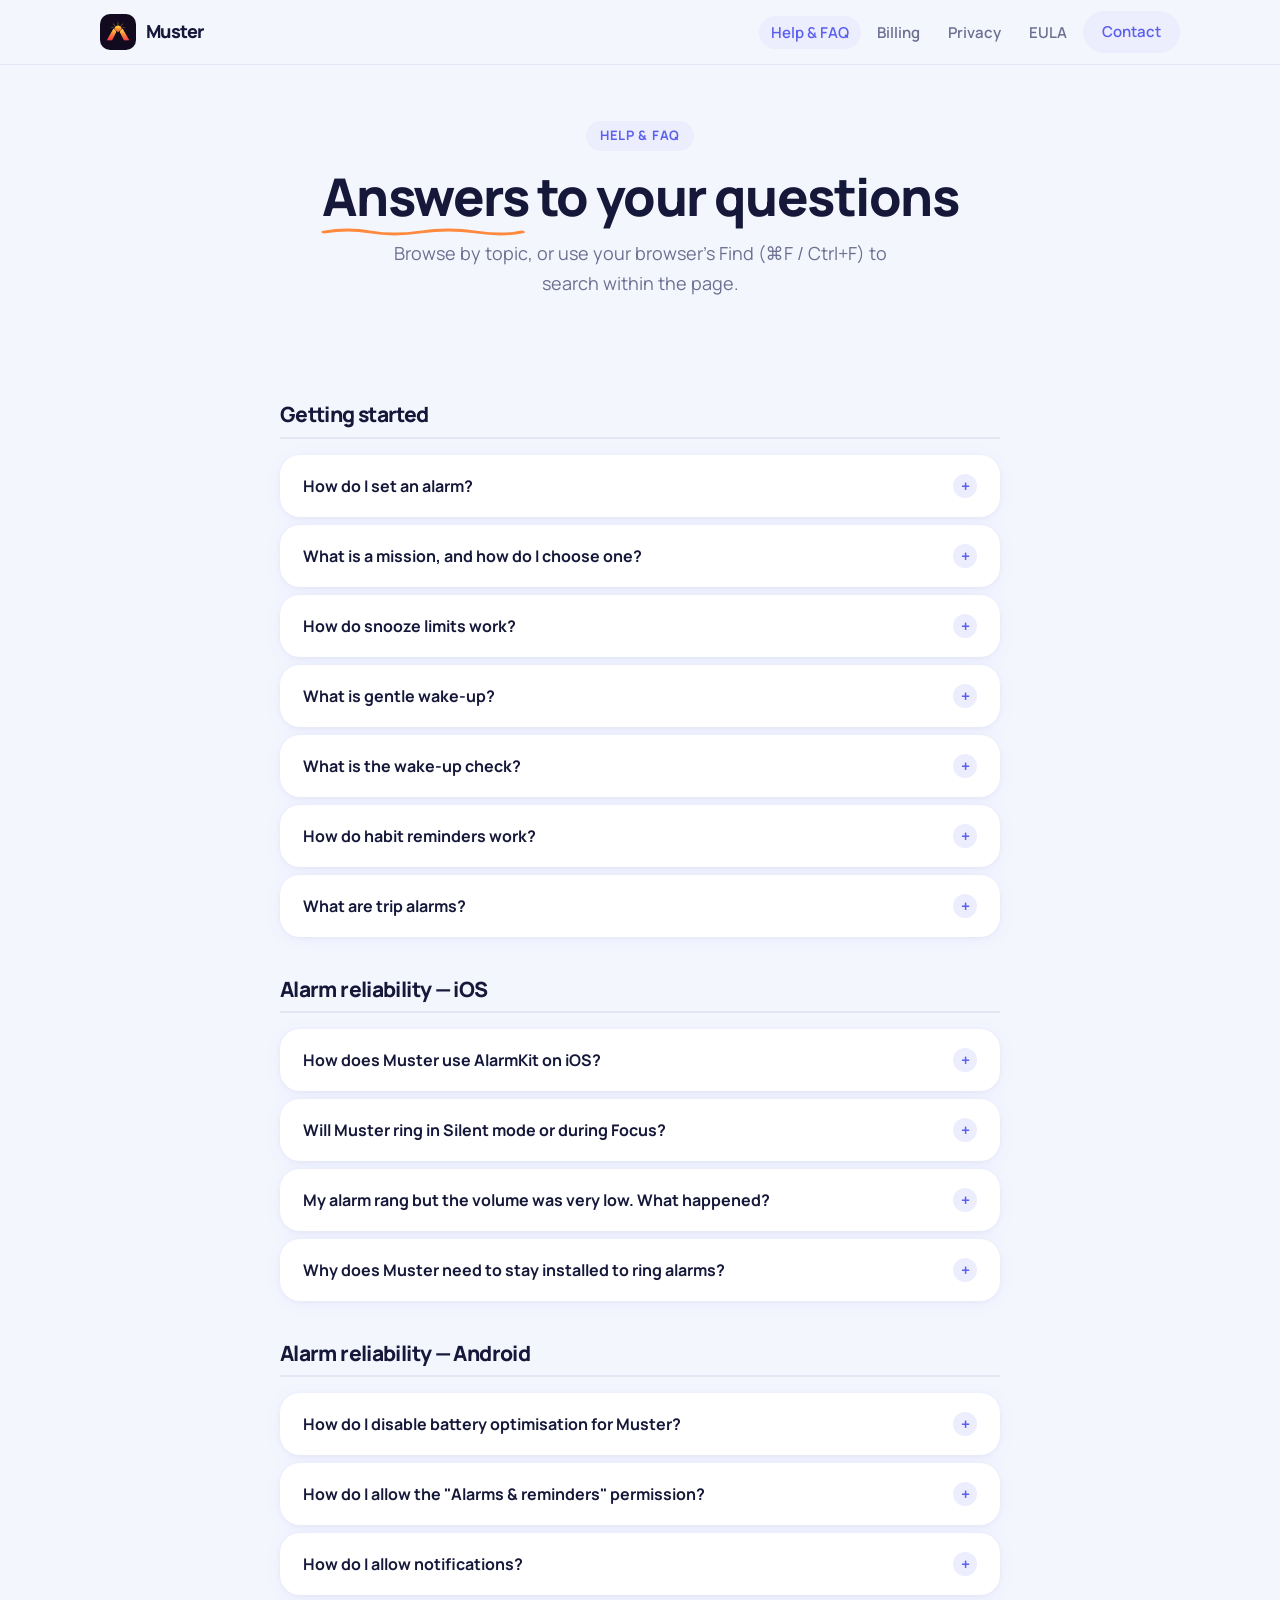
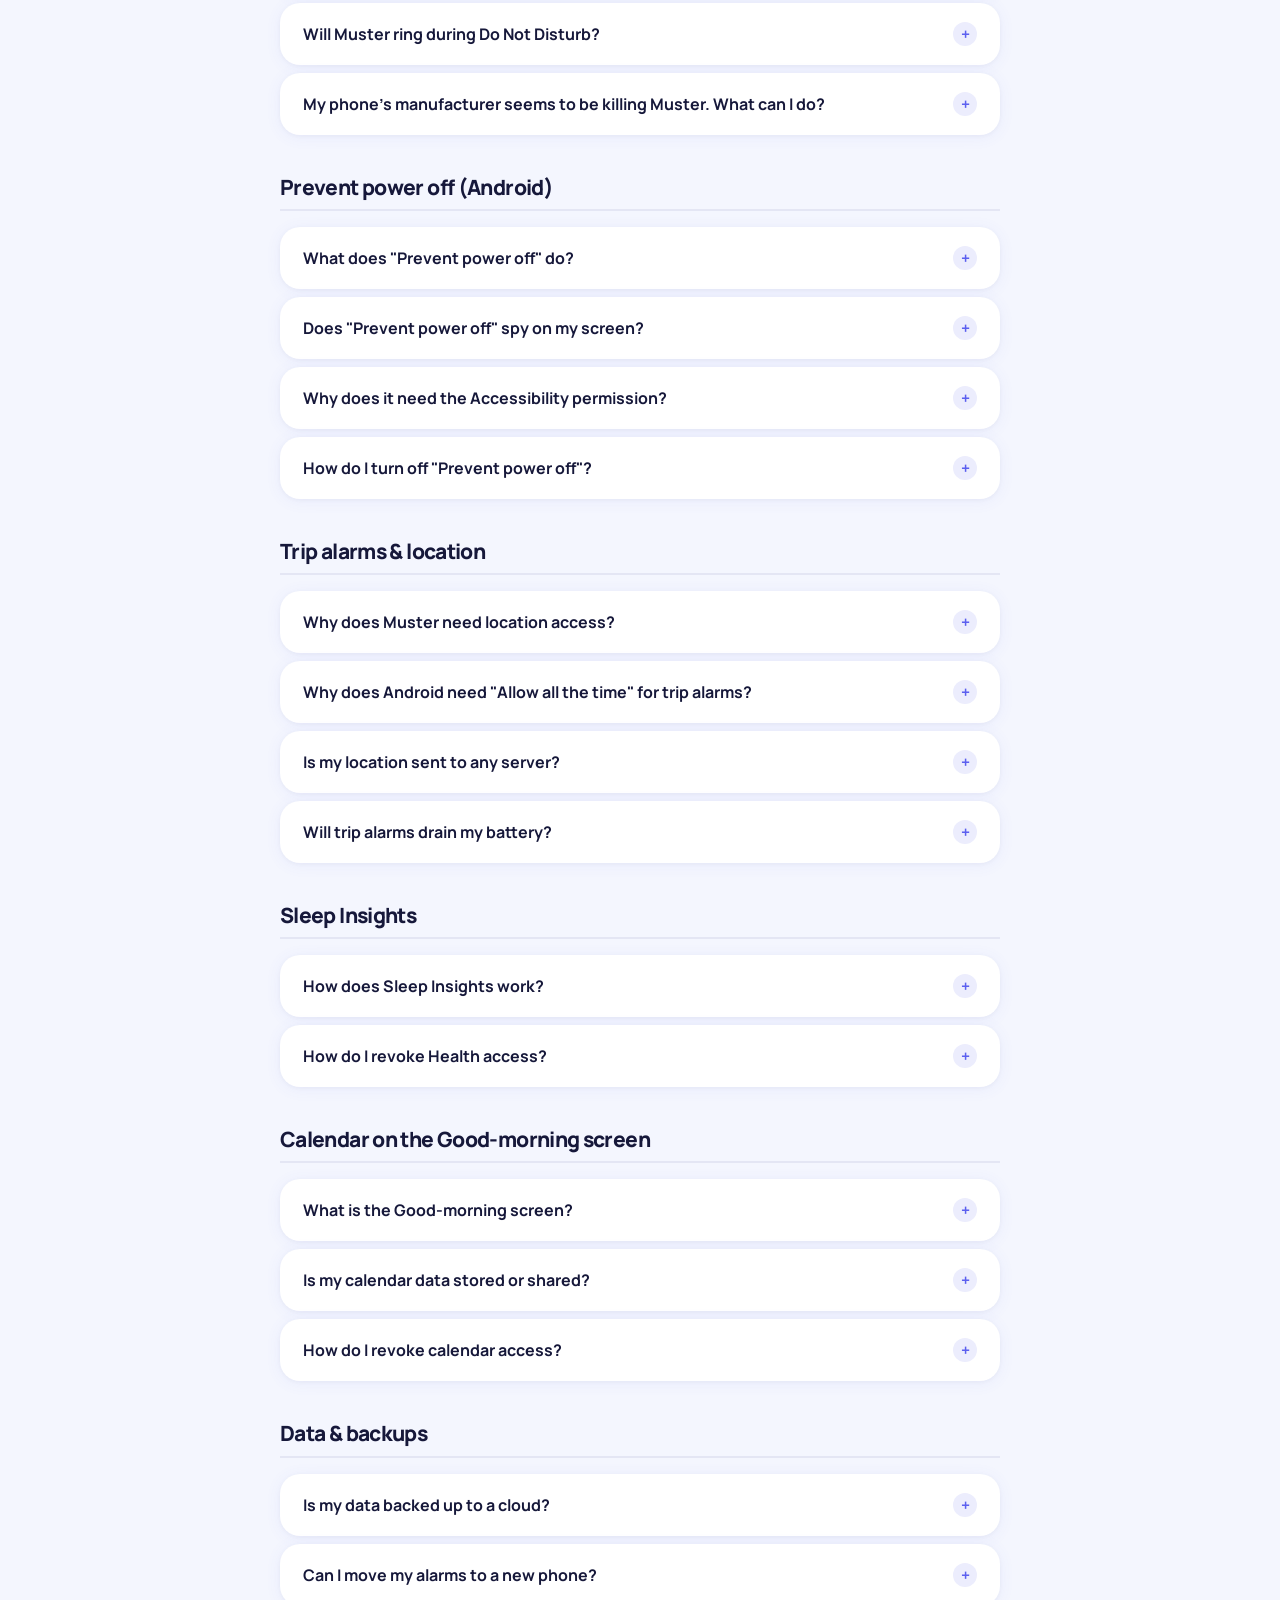
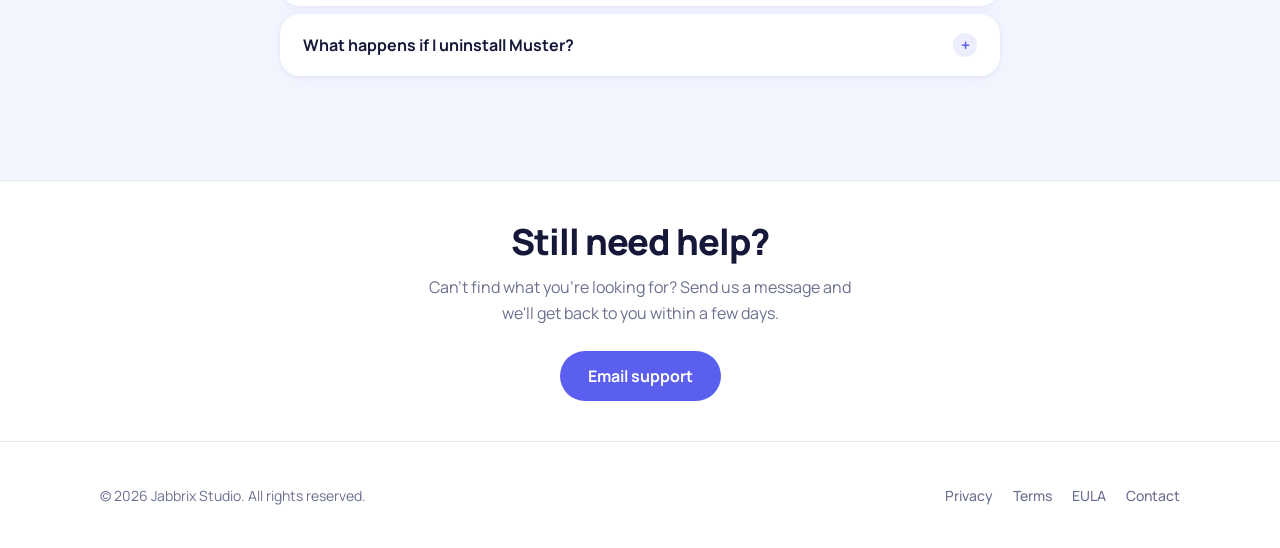
<file: help/index.html>
<!DOCTYPE html>
<!-- Support email: jabbrixstudio@gmail.com -->
<html lang="en">
<head>
  <meta charset="UTF-8" />
  <meta name="viewport" content="width=device-width, initial-scale=1.0" />
  <title>Help &amp; FAQ — Muster Support</title>
  <meta name="description" content="Answers to common Muster questions: setting alarms, iOS and Android reliability, trip alarms, sleep insights, privacy, and more." />

  <!-- Open Graph -->
  <meta property="og:type"        content="website" />
  <meta property="og:title"       content="Help &amp; FAQ — Muster" />
  <meta property="og:description" content="Answers to common Muster questions: alarms, missions, iOS and Android reliability, trip alarms, sleep insights, and more." />
  <meta property="og:image"       content="../assets/app-icon.png" />

  <link rel="icon" href="../assets/app-icon.png" type="image/png" />
  <link rel="stylesheet" href="../styles.css" />
</head>
<body>

  <!-- ── HEADER ── -->
  <header class="site-header">
    <nav class="container nav-inner" aria-label="Main navigation">
      <a href="../" class="nav-logo" aria-label="Muster — home">
        <img src="../assets/app-icon.png" alt="" width="36" height="36" />
        <span class="nav-logo-text">Muster</span>
      </a>
      <button class="nav-toggle" aria-expanded="false" aria-controls="nav-links" aria-label="Toggle menu">
        <span></span><span></span><span></span>
      </button>
      <ul class="nav-links" id="nav-links" role="list">
        <li><a href="../help/"    aria-current="page">Help &amp; FAQ</a></li>
        <li><a href="../billing/" aria-current="false">Billing</a></li>
        <li><a href="../privacy/" aria-current="false">Privacy</a></li>
        <li><a href="../eula/"    aria-current="false">EULA</a></li>
        <li><a href="../contact/" class="nav-cta" aria-current="false">Contact</a></li>
      </ul>
    </nav>
  </header>

  <main>

    <!-- ── PAGE HERO ── -->
    <section class="page-hero">
      <div class="container">
        <span class="badge">Help &amp; FAQ</span>
        <h1>
          <span class="hl">Answers<svg class="squiggle" viewBox="0 0 90 10" preserveAspectRatio="none" aria-hidden="true">
            <path d="M2,5 Q12,1 22,5 Q32,9 44,5 Q56,1 68,5 Q80,9 88,5"
                  fill="none" stroke="#FF8A3D" stroke-width="2.8"
                  stroke-linecap="round" stroke-linejoin="round"/>
          </svg></span>
          to your questions
        </h1>
        <p>Browse by topic, or use your browser's Find (⌘F / Ctrl+F) to search within the page.</p>
      </div>
    </section>

    <!-- ── FAQ ── -->
    <section class="section" aria-label="Frequently asked questions">
      <div class="container container--prose">

        <!-- Getting started -->
        <div class="faq-section" id="getting-started">
          <h2 class="faq-section-title">Getting started</h2>
          <ul class="accordion-list" role="list">

            <li class="accordion-item">
              <button class="accordion-btn" aria-expanded="false" aria-controls="q-set-alarm">
                How do I set an alarm?
                <span class="accordion-icon" aria-hidden="true">+</span>
              </button>
              <div class="accordion-body" id="q-set-alarm">
                <p>Open Muster and tap the <strong>Alarms</strong> tab (the bell icon). Tap the <strong>+</strong> button in the top-right corner. Set the time using the scroll wheel, choose your repeat days, and tap <strong>Save</strong>. The alarm will appear in your list and activate immediately.</p>
                <p>On iOS, Muster uses <strong>AlarmKit</strong>, which requires your permission the first time you create an alarm. Tap <strong>Allow</strong> when the system prompt appears — without this, alarms won't ring.</p>
              </div>
            </li>

            <li class="accordion-item">
              <button class="accordion-btn" aria-expanded="false" aria-controls="q-mission">
                What is a mission, and how do I choose one?
                <span class="accordion-icon" aria-hidden="true">+</span>
              </button>
              <div class="accordion-body" id="q-mission">
                <p>A <strong>mission</strong> is a task you must complete to dismiss your alarm — for example, solving a maths problem or matching a pattern tile. This helps you wake up properly instead of dismissing in your sleep.</p>
                <p>When creating or editing an alarm, scroll to the <strong>Mission</strong> section. Choose a mission type and a difficulty level (Easy, Medium, or Hard). Harder difficulty means more problems or more complex patterns.</p>
              </div>
            </li>

            <li class="accordion-item">
              <button class="accordion-btn" aria-expanded="false" aria-controls="q-snooze">
                How do snooze limits work?
                <span class="accordion-icon" aria-hidden="true">+</span>
              </button>
              <div class="accordion-body" id="q-snooze">
                <p>Each alarm has a configurable snooze limit — for example, <em>"Two snoozes. Then you're up."</em> Once you've used all allowed snoozes, the snooze button disappears and you must complete your mission to dismiss the alarm.</p>
                <p>You can set the limit (including no snoozes at all) in the alarm's edit screen, under <strong>Snooze</strong>. You can also set the snooze duration.</p>
              </div>
            </li>

            <li class="accordion-item">
              <button class="accordion-btn" aria-expanded="false" aria-controls="q-gentle">
                What is gentle wake-up?
                <span class="accordion-icon" aria-hidden="true">+</span>
              </button>
              <div class="accordion-body" id="q-gentle">
                <p><strong>Gentle wake-up</strong> ramps the alarm volume from silence up to full volume over a period you choose — between 30 seconds and 5 minutes. Instead of being jolted awake, you're eased into consciousness.</p>
                <p>Enable it in the alarm's edit screen under <strong>Sound</strong>. Pick a ramp duration that suits your sleep style.</p>
              </div>
            </li>

            <li class="accordion-item">
              <button class="accordion-btn" aria-expanded="false" aria-controls="q-wakeup-check">
                What is the wake-up check?
                <span class="accordion-icon" aria-hidden="true">+</span>
              </button>
              <div class="accordion-body" id="q-wakeup-check">
                <p>Five minutes after you dismiss an alarm, Muster sends a gentle follow-up notification asking whether you actually got up. If you're still in bed, you can ring the alarm again. This helps prevent the "dismiss and fall back asleep" trap.</p>
                <p>You can enable or disable the wake-up check per alarm in its edit screen.</p>
              </div>
            </li>

            <li class="accordion-item">
              <button class="accordion-btn" aria-expanded="false" aria-controls="q-habits">
                How do habit reminders work?
                <span class="accordion-icon" aria-hidden="true">+</span>
              </button>
              <div class="accordion-body" id="q-habits">
                <p>Open the <strong>Reminders</strong> tab to create habits like stretch, drink water, meditate, or read. Set a daily reminder time and Muster will notify you at that time every day.</p>
                <p>Completing a habit builds a daily streak. Your current streak is shown on the habit card. Streaks reset if you miss a day, so stay consistent!</p>
              </div>
            </li>

            <li class="accordion-item">
              <button class="accordion-btn" aria-expanded="false" aria-controls="q-trip-intro">
                What are trip alarms?
                <span class="accordion-icon" aria-hidden="true">+</span>
              </button>
              <div class="accordion-body" id="q-trip-intro">
                <p>Trip alarm (location alarm) wakes you a set amount of time before you arrive at a saved location — for example, <em>"Wake me 10 minutes before Central Station."</em> Muster monitors your position in the background and triggers the alarm when you're close enough.</p>
                <p>Create a trip alarm from the <strong>Alarms</strong> tab by choosing <strong>Trip alarm</strong> as the alarm type. Search for a location or drop a pin on the map, set your lead time, and save.</p>
                <p>See the <a href="#trip-location">Trip alarms &amp; location section</a> below for permission details.</p>
              </div>
            </li>

          </ul>
        </div>

        <!-- Alarm reliability iOS -->
        <div class="faq-section" id="alarm-ios">
          <h2 class="faq-section-title">Alarm reliability — iOS</h2>
          <ul class="accordion-list" role="list">

            <li class="accordion-item">
              <button class="accordion-btn" aria-expanded="false" aria-controls="q-alarmkit">
                How does Muster use AlarmKit on iOS?
                <span class="accordion-icon" aria-hidden="true">+</span>
              </button>
              <div class="accordion-body" id="q-alarmkit">
                <p>Muster uses <strong>AlarmKit</strong>, Apple's system-level alarm framework introduced in iOS 26. AlarmKit alarms ring even in Silent mode and during Focus — exactly like your built-in Clock alarms. This requires your explicit permission the first time you create an alarm.</p>
                <p>If you accidentally denied the permission, go to <strong>Settings → Privacy &amp; Security → Alarms</strong> (or Settings → Muster → Alarms) and turn it back on.</p>
              </div>
            </li>

            <li class="accordion-item">
              <button class="accordion-btn" aria-expanded="false" aria-controls="q-ios-silent">
                Will Muster ring in Silent mode or during Focus?
                <span class="accordion-icon" aria-hidden="true">+</span>
              </button>
              <div class="accordion-body" id="q-ios-silent">
                <p>Yes — because Muster uses AlarmKit, alarms behave like system alarms. They will ring even if your iPhone is on Silent (the ring/silent switch) and even if a Focus mode is active, as long as the AlarmKit permission is granted.</p>
              </div>
            </li>

            <li class="accordion-item">
              <button class="accordion-btn" aria-expanded="false" aria-controls="q-ios-volume">
                My alarm rang but the volume was very low. What happened?
                <span class="accordion-icon" aria-hidden="true">+</span>
              </button>
              <div class="accordion-body" id="q-ios-volume">
                <p>Check the following:</p>
                <ul>
                  <li>In the alarm's edit screen, confirm the volume is not set to a low level (or that gentle wake-up has a short ramp duration).</li>
                  <li>On iOS, the Ringer volume controls alarm volume. Go to <strong>Settings → Sounds &amp; Haptics</strong> and increase the <strong>Ringer and Alerts</strong> slider.</li>
                  <li>Make sure <em>Change with Buttons</em> is on so you can quickly adjust before bed.</li>
                </ul>
              </div>
            </li>

            <li class="accordion-item">
              <button class="accordion-btn" aria-expanded="false" aria-controls="q-ios-install">
                Why does Muster need to stay installed to ring alarms?
                <span class="accordion-icon" aria-hidden="true">+</span>
              </button>
              <div class="accordion-body" id="q-ios-install">
                <p>AlarmKit alarms are tied to the app. If you delete Muster, all scheduled alarms are cancelled by iOS and will not ring. Keep the app installed if you rely on Muster alarms.</p>
                <p>All your alarm data is stored locally in the app — uninstalling also deletes it. If you need to free up space, consider offloading the app (<strong>Settings → General → iPhone Storage → Muster → Offload App</strong>) rather than deleting it.</p>
              </div>
            </li>

          </ul>
        </div>

        <!-- Alarm reliability Android -->
        <div class="faq-section" id="alarm-android">
          <h2 class="faq-section-title">Alarm reliability — Android</h2>
          <ul class="accordion-list" role="list">

            <li class="accordion-item">
              <button class="accordion-btn" aria-expanded="false" aria-controls="q-battery-opt">
                How do I disable battery optimisation for Muster?
                <span class="accordion-icon" aria-hidden="true">+</span>
              </button>
              <div class="accordion-body" id="q-battery-opt">
                <p>Battery optimisation can prevent Muster from waking the device at the correct time. To disable it:</p>
                <ol>
                  <li>Go to <strong>Settings → Apps → Muster</strong>.</li>
                  <li>Tap <strong>Battery</strong>.</li>
                  <li>Select <strong>Unrestricted</strong> (the label may vary by manufacturer — look for "No restrictions" or "Don't optimise").</li>
                </ol>
                <p>On some devices this option is under <strong>Settings → Battery → Battery optimisation → Muster</strong>.</p>
                <p>Manufacturer-specific instructions for Samsung, Xiaomi, Oppo/Realme, Huawei, and others are available at <a href="https://dontkillmyapp.com" target="_blank" rel="noopener">dontkillmyapp.com</a>.</p>
              </div>
            </li>

            <li class="accordion-item">
              <button class="accordion-btn" aria-expanded="false" aria-controls="q-exact-alarm">
                How do I allow the "Alarms &amp; reminders" permission?
                <span class="accordion-icon" aria-hidden="true">+</span>
              </button>
              <div class="accordion-body" id="q-exact-alarm">
                <p>Android 12+ requires apps to request a special <strong>Schedule Exact Alarms</strong> permission so alarms fire at precisely the right time. Without it, alarms may be delayed.</p>
                <ol>
                  <li>Go to <strong>Settings → Apps → Special app access → Alarms &amp; reminders</strong>.</li>
                  <li>Find Muster and enable it.</li>
                </ol>
                <p>Muster will also prompt you for this permission when you create your first alarm.</p>
              </div>
            </li>

            <li class="accordion-item">
              <button class="accordion-btn" aria-expanded="false" aria-controls="q-notif-perm">
                How do I allow notifications?
                <span class="accordion-icon" aria-hidden="true">+</span>
              </button>
              <div class="accordion-body" id="q-notif-perm">
                <p>On Android 13+, apps need your permission to post notifications. If you denied it during setup:</p>
                <ol>
                  <li>Go to <strong>Settings → Apps → Muster → Notifications</strong>.</li>
                  <li>Enable <strong>Allow notifications</strong>.</li>
                </ol>
                <p>Make sure the <strong>Alarm</strong> notification channel is also enabled within that screen.</p>
              </div>
            </li>

            <li class="accordion-item">
              <button class="accordion-btn" aria-expanded="false" aria-controls="q-dnd">
                Will Muster ring during Do Not Disturb?
                <span class="accordion-icon" aria-hidden="true">+</span>
              </button>
              <div class="accordion-body" id="q-dnd">
                <p>By default, Android's Do Not Disturb mode allows alarm sounds. However, on some devices this setting may be changed:</p>
                <ol>
                  <li>Go to <strong>Settings → Sound → Do Not Disturb → Exceptions</strong> (or <strong>Allowed exceptions</strong>).</li>
                  <li>Make sure <strong>Alarms</strong> is enabled.</li>
                </ol>
                <p>If your device has a custom DND that still blocks Muster, try adding Muster as a priority app in DND exceptions.</p>
              </div>
            </li>

            <li class="accordion-item">
              <button class="accordion-btn" aria-expanded="false" aria-controls="q-oem-battery">
                My phone's manufacturer seems to be killing Muster. What can I do?
                <span class="accordion-icon" aria-hidden="true">+</span>
              </button>
              <div class="accordion-body" id="q-oem-battery">
                <p>Many Android manufacturers add aggressive battery management on top of Android's standard settings. Here are specific tips:</p>
                <ul>
                  <li><strong>Samsung:</strong> Settings → Device Care → Battery → Background usage limits — turn off "Put unused apps to sleep" for Muster. Also disable "Adaptive battery".</li>
                  <li><strong>Xiaomi / MIUI:</strong> Settings → Apps → Manage apps → Muster → Battery saver → No restrictions. Also enable Autostart.</li>
                  <li><strong>Oppo / Realme:</strong> Settings → Battery → Energy savings → Custom — add Muster as an exception.</li>
                  <li><strong>Huawei:</strong> Phone Manager → Protected apps — add Muster. Also Settings → Battery → App launch — set Muster to "Manage manually" and enable all three toggles.</li>
                </ul>
                <p>For more detailed, up-to-date instructions for your specific device, visit <a href="https://dontkillmyapp.com" target="_blank" rel="noopener">dontkillmyapp.com</a>.</p>
              </div>
            </li>

          </ul>
        </div>

        <!-- Prevent power off -->
        <div class="faq-section" id="prevent-power-off">
          <h2 class="faq-section-title">Prevent power off (Android)</h2>
          <ul class="accordion-list" role="list">

            <li class="accordion-item">
              <button class="accordion-btn" aria-expanded="false" aria-controls="q-ppo-what">
                What does "Prevent power off" do?
                <span class="accordion-icon" aria-hidden="true">+</span>
              </button>
              <div class="accordion-body" id="q-ppo-what">
                <p><strong>Prevent power off</strong> is an optional Android-only feature. When it's turned on, Muster detects when you open the power menu while an alarm is ringing, and automatically closes that menu — preventing you from silencing the alarm by powering off your device.</p>
                <p>It is designed for people who know their morning self will look for any way to silence the alarm and go back to sleep.</p>
              </div>
            </li>

            <li class="accordion-item">
              <button class="accordion-btn" aria-expanded="false" aria-controls="q-ppo-privacy">
                Does "Prevent power off" spy on my screen?
                <span class="accordion-icon" aria-hidden="true">+</span>
              </button>
              <div class="accordion-body" id="q-ppo-privacy">
                <p>No. The feature uses Android's <strong>Accessibility Service API</strong> only to detect when the power menu appears while an alarm is actively ringing. It reads no screen content, captures no text you type, observes no other apps, and sends nothing off your device.</p>
                <p>The service is <strong>strictly opt-in</strong>, is only active while an alarm is ringing, and is completely inactive at all other times.</p>
              </div>
            </li>

            <li class="accordion-item">
              <button class="accordion-btn" aria-expanded="false" aria-controls="q-ppo-enable">
                Why does it need the Accessibility permission?
                <span class="accordion-icon" aria-hidden="true">+</span>
              </button>
              <div class="accordion-body" id="q-ppo-enable">
                <p>Detecting and dismissing the power menu requires the Android Accessibility Service API — the only API that can observe system-level UI events like the power-off dialog. There is no alternative API that would allow this feature to work without it.</p>
                <p>Because Android surfaces a strong warning when enabling any Accessibility Service, we want to be completely transparent: Muster uses this permission <em>solely</em> to close the power menu while an alarm rings — nothing else.</p>
              </div>
            </li>

            <li class="accordion-item">
              <button class="accordion-btn" aria-expanded="false" aria-controls="q-ppo-disable">
                How do I turn off "Prevent power off"?
                <span class="accordion-icon" aria-hidden="true">+</span>
              </button>
              <div class="accordion-body" id="q-ppo-disable">
                <p>You can turn it off in two ways:</p>
                <ul>
                  <li>Inside Muster: open <strong>Settings</strong> and toggle off <strong>Prevent power off</strong>.</li>
                  <li>On your device: go to <strong>Settings → Accessibility → Installed apps</strong> (or <strong>Accessibility → Downloaded apps</strong>) → find Muster and disable it.</li>
                </ul>
              </div>
            </li>

          </ul>
        </div>

        <!-- Trip alarms -->
        <div class="faq-section" id="trip-location">
          <h2 class="faq-section-title">Trip alarms &amp; location</h2>
          <ul class="accordion-list" role="list">

            <li class="accordion-item">
              <button class="accordion-btn" aria-expanded="false" aria-controls="q-loc-why">
                Why does Muster need location access?
                <span class="accordion-icon" aria-hidden="true">+</span>
              </button>
              <div class="accordion-body" id="q-loc-why">
                <p>Trip alarm (location alarm) uses your device's location to detect when you're approaching the destination you set, so it can trigger the alarm before you arrive. Without location access, the feature cannot work.</p>
                <p>Location is used <em>only</em> for this purpose — Muster does not use your location for advertising, analytics, or any other reason.</p>
              </div>
            </li>

            <li class="accordion-item">
              <button class="accordion-btn" aria-expanded="false" aria-controls="q-loc-background">
                Why does Android need "Allow all the time" for trip alarms?
                <span class="accordion-icon" aria-hidden="true">+</span>
              </button>
              <div class="accordion-body" id="q-loc-background">
                <p>For a trip alarm to fire when you're travelling (with the phone in your pocket and the screen off), Muster must be able to check your location in the background. On Android, this requires the <strong>"Allow all the time"</strong> location permission.</p>
                <p>If you only grant "While using the app", trip alarms will not trigger unless you keep Muster open in the foreground — which defeats the purpose.</p>
                <p>To grant this: go to <strong>Settings → Apps → Muster → Location → Allow all the time</strong>.</p>
              </div>
            </li>

            <li class="accordion-item">
              <button class="accordion-btn" aria-expanded="false" aria-controls="q-loc-privacy">
                Is my location sent to any server?
                <span class="accordion-icon" aria-hidden="true">+</span>
              </button>
              <div class="accordion-body" id="q-loc-privacy">
                <p>No. All location processing happens entirely on your device. Muster never transmits your location to our servers or any third party. The coordinates you enter for a trip alarm are saved on-device only and are deleted when you remove the alarm or uninstall the app.</p>
              </div>
            </li>

            <li class="accordion-item">
              <button class="accordion-btn" aria-expanded="false" aria-controls="q-loc-battery">
                Will trip alarms drain my battery?
                <span class="accordion-icon" aria-hidden="true">+</span>
              </button>
              <div class="accordion-body" id="q-loc-battery">
                <p>Muster uses geofencing — a low-power technique where the system hardware monitors location and only wakes the app when you enter a radius, rather than continuously polling GPS. Battery impact is minimal in most cases.</p>
                <p>If you notice significant battery drain, check that Muster is using <strong>Network/Wi-Fi location</strong> in addition to GPS (Android), and that you haven't accidentally set a very small trigger radius requiring frequent precise GPS checks.</p>
              </div>
            </li>

          </ul>
        </div>

        <!-- Sleep Insights -->
        <div class="faq-section" id="sleep-insights">
          <h2 class="faq-section-title">Sleep Insights</h2>
          <ul class="accordion-list" role="list">

            <li class="accordion-item">
              <button class="accordion-btn" aria-expanded="false" aria-controls="q-sleep-how">
                How does Sleep Insights work?
                <span class="accordion-icon" aria-hidden="true">+</span>
              </button>
              <div class="accordion-body" id="q-sleep-how">
                <p>Sleep Insights reads your sleep session and sleep stage data from <strong>Apple Health</strong> (iOS) or <strong>Health Connect</strong> (Android) and displays it inside Muster on the <strong>Insights</strong> tab. You'll see trends like total sleep, deep sleep, and REM stages.</p>
                <p>Muster requests <strong>read-only</strong> access — it never writes to Health or Health Connect. The data is processed on your device and never sent to our servers.</p>
              </div>
            </li>

            <li class="accordion-item">
              <button class="accordion-btn" aria-expanded="false" aria-controls="q-sleep-revoke">
                How do I revoke Health access?
                <span class="accordion-icon" aria-hidden="true">+</span>
              </button>
              <div class="accordion-body" id="q-sleep-revoke">
                <ul>
                  <li><strong>iOS:</strong> Open the <strong>Health</strong> app → your profile picture → Apps → Muster → turn off sleep data access.</li>
                  <li><strong>Android:</strong> Open <strong>Health Connect</strong> → App permissions → Muster → remove sleep permissions.</li>
                </ul>
                <p>Revoking access will disable Sleep Insights but won't affect your alarms or reminders.</p>
              </div>
            </li>

          </ul>
        </div>

        <!-- Calendar -->
        <div class="faq-section" id="calendar">
          <h2 class="faq-section-title">Calendar on the Good-morning screen</h2>
          <ul class="accordion-list" role="list">

            <li class="accordion-item">
              <button class="accordion-btn" aria-expanded="false" aria-controls="q-cal-what">
                What is the Good-morning screen?
                <span class="accordion-icon" aria-hidden="true">+</span>
              </button>
              <div class="accordion-body" id="q-cal-what">
                <p>After you dismiss an alarm, Muster optionally shows a <strong>Good-morning screen</strong> (called "Goomorning" in the app) displaying your upcoming calendar events for the day. It's a quick glance at what's ahead so you can start the day prepared.</p>
                <p>This is an optional feature. If you'd rather not see calendar events, you can disable it in <strong>Settings</strong>.</p>
              </div>
            </li>

            <li class="accordion-item">
              <button class="accordion-btn" aria-expanded="false" aria-controls="q-cal-privacy">
                Is my calendar data stored or shared?
                <span class="accordion-icon" aria-hidden="true">+</span>
              </button>
              <div class="accordion-body" id="q-cal-privacy">
                <p>No. Muster reads your device calendar <strong>read-only</strong> and only to display events on the Good-morning screen. Calendar data is not stored beyond what's needed for that display and is never transmitted or shared with anyone.</p>
              </div>
            </li>

            <li class="accordion-item">
              <button class="accordion-btn" aria-expanded="false" aria-controls="q-cal-revoke">
                How do I revoke calendar access?
                <span class="accordion-icon" aria-hidden="true">+</span>
              </button>
              <div class="accordion-body" id="q-cal-revoke">
                <p>Go to your device <strong>Settings → Privacy (or Permissions) → Calendar → Muster</strong> and remove access. The Good-morning screen will no longer show calendar events.</p>
              </div>
            </li>

          </ul>
        </div>

        <!-- Data & backups -->
        <div class="faq-section" id="data-backups">
          <h2 class="faq-section-title">Data &amp; backups</h2>
          <ul class="accordion-list" role="list">

            <li class="accordion-item">
              <button class="accordion-btn" aria-expanded="false" aria-controls="q-data-local">
                Is my data backed up to a cloud?
                <span class="accordion-icon" aria-hidden="true">+</span>
              </button>
              <div class="accordion-body" id="q-data-local">
                <p>Muster is fully <strong>local-first</strong>. All your alarms, habits, reminders, and settings are stored on your device only. There is no Muster account, no cloud sync, and no server-side storage.</p>
                <p>This means your data is private by design — but it also means you need to be aware that:</p>
                <ul>
                  <li>Uninstalling the app <strong>permanently deletes all your data</strong>.</li>
                  <li>Data does not automatically transfer to a new phone.</li>
                </ul>
              </div>
            </li>

            <li class="accordion-item">
              <button class="accordion-btn" aria-expanded="false" aria-controls="q-data-new-phone">
                Can I move my alarms to a new phone?
                <span class="accordion-icon" aria-hidden="true">+</span>
              </button>
              <div class="accordion-body" id="q-data-new-phone">
                <p>Not automatically. Because all data lives locally, it doesn't transfer between devices on its own. However:</p>
                <ul>
                  <li><strong>iOS:</strong> If you restore from an iCloud backup or a full encrypted iPhone backup, Muster's local data should be included.</li>
                  <li><strong>Android:</strong> Google's backup may or may not include app data depending on the manufacturer and app backup policy.</li>
                </ul>
                <p>If you switch phones without a full backup, you'll need to recreate your alarms manually. We're aware this is a pain point and are considering export/import features for a future update.</p>
              </div>
            </li>

            <li class="accordion-item">
              <button class="accordion-btn" aria-expanded="false" aria-controls="q-data-delete">
                What happens if I uninstall Muster?
                <span class="accordion-icon" aria-hidden="true">+</span>
              </button>
              <div class="accordion-body" id="q-data-delete">
                <p>Uninstalling deletes all locally stored data — alarms, habits, reminders, streaks, and settings. This action cannot be undone. If you want to free up space without losing data, use the <strong>Offload app</strong> feature on iOS instead of deleting.</p>
              </div>
            </li>

          </ul>
        </div>

      </div>
    </section>

    <!-- ── CONTACT CTA ── -->
    <section class="section section--sm" style="background:var(--surface);border-top:1px solid var(--border);">
      <div class="container" style="text-align:center;">
        <h2 style="margin-bottom:.75rem;">Still need help?</h2>
        <p style="margin-bottom:1.5rem;max-width:440px;margin-inline:auto;">Can't find what you're looking for? Send us a message and we'll get back to you within a few days.</p>
        <a href="../contact/" class="btn btn-primary">Email support</a>
      </div>
    </section>

  </main>

  <!-- ── FOOTER ── -->
  <footer class="site-footer">
    <div class="container footer-inner">
      <p class="footer-copy">© 2026 Jabbrix Studio. All rights reserved.</p>
      <nav aria-label="Footer links">
        <ul class="footer-links" role="list">
          <li><a href="../privacy/">Privacy</a></li>
          <li><a href="../terms/">Terms</a></li>
          <li><a href="../eula/">EULA</a></li>
          <li><a href="../contact/">Contact</a></li>
        </ul>
      </nav>
    </div>
  </footer>

  <script src="../main.js"></script>
</body>
</html>
</file>
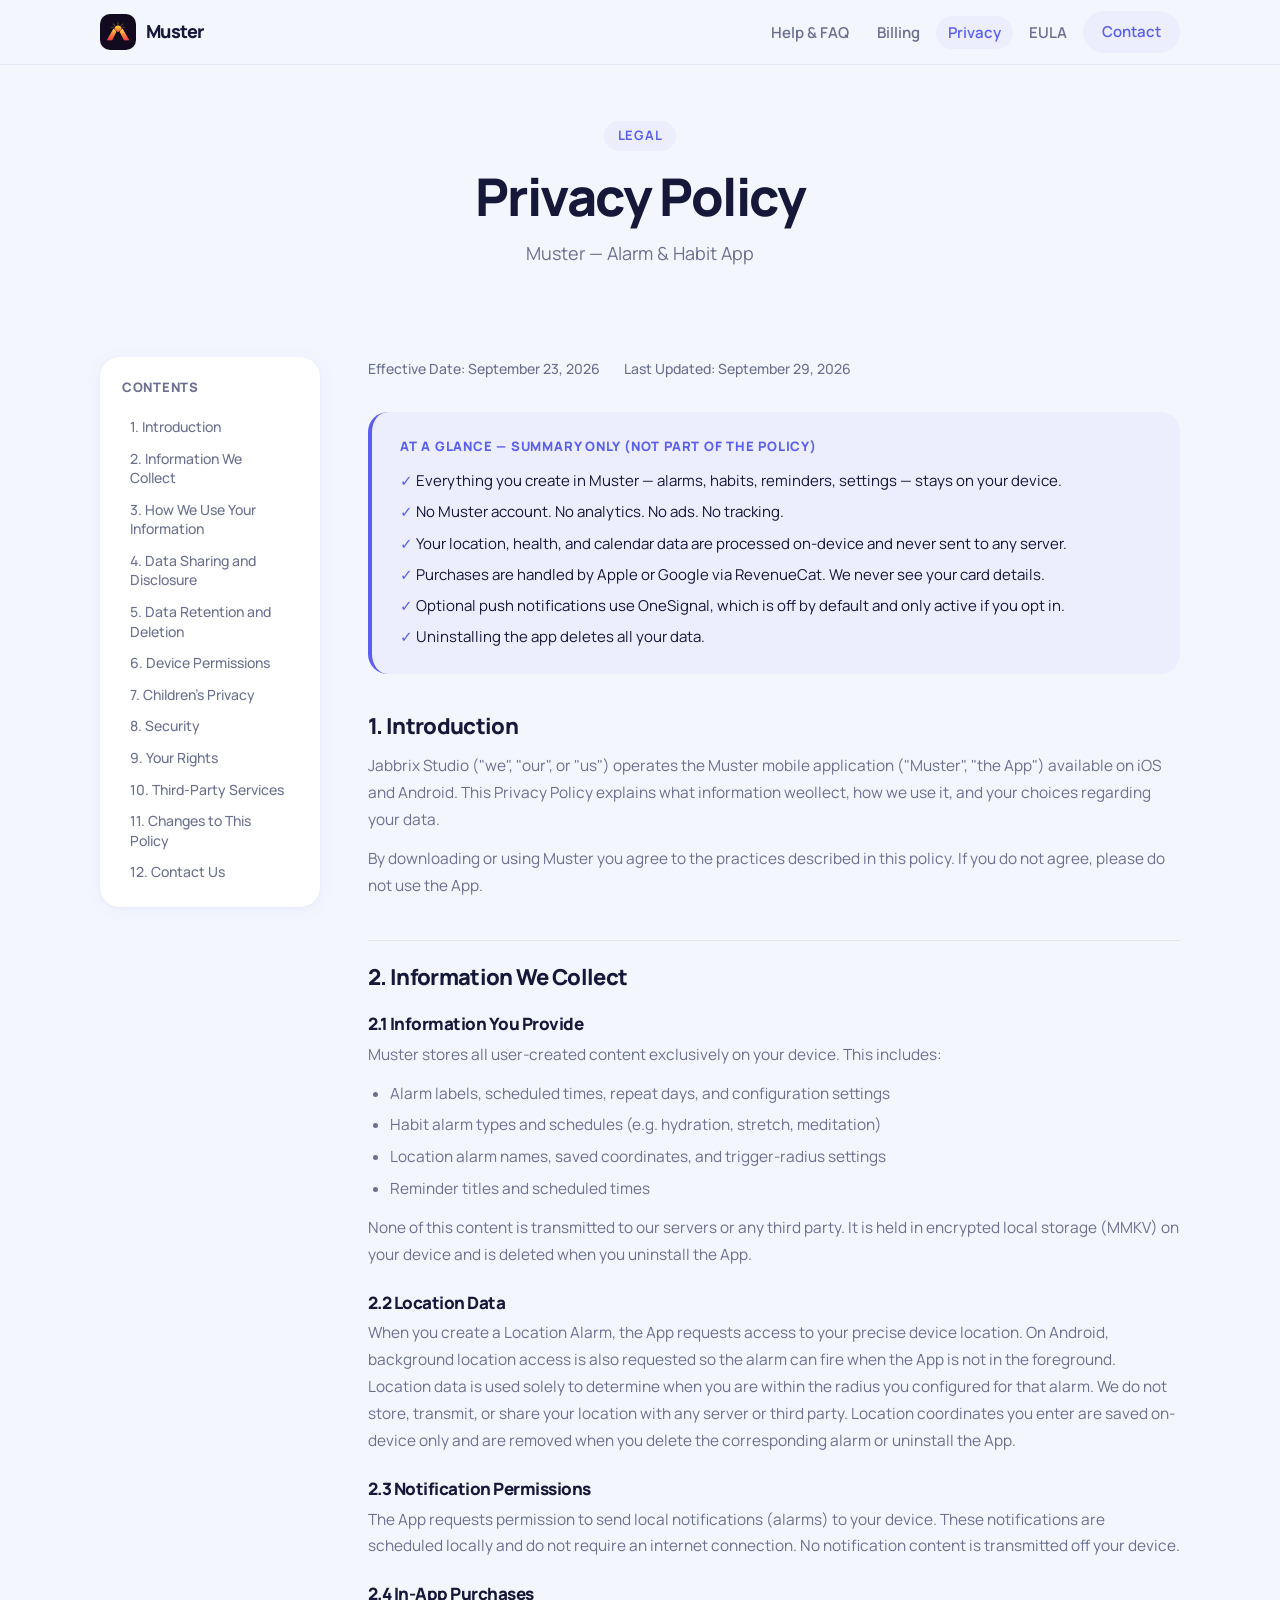
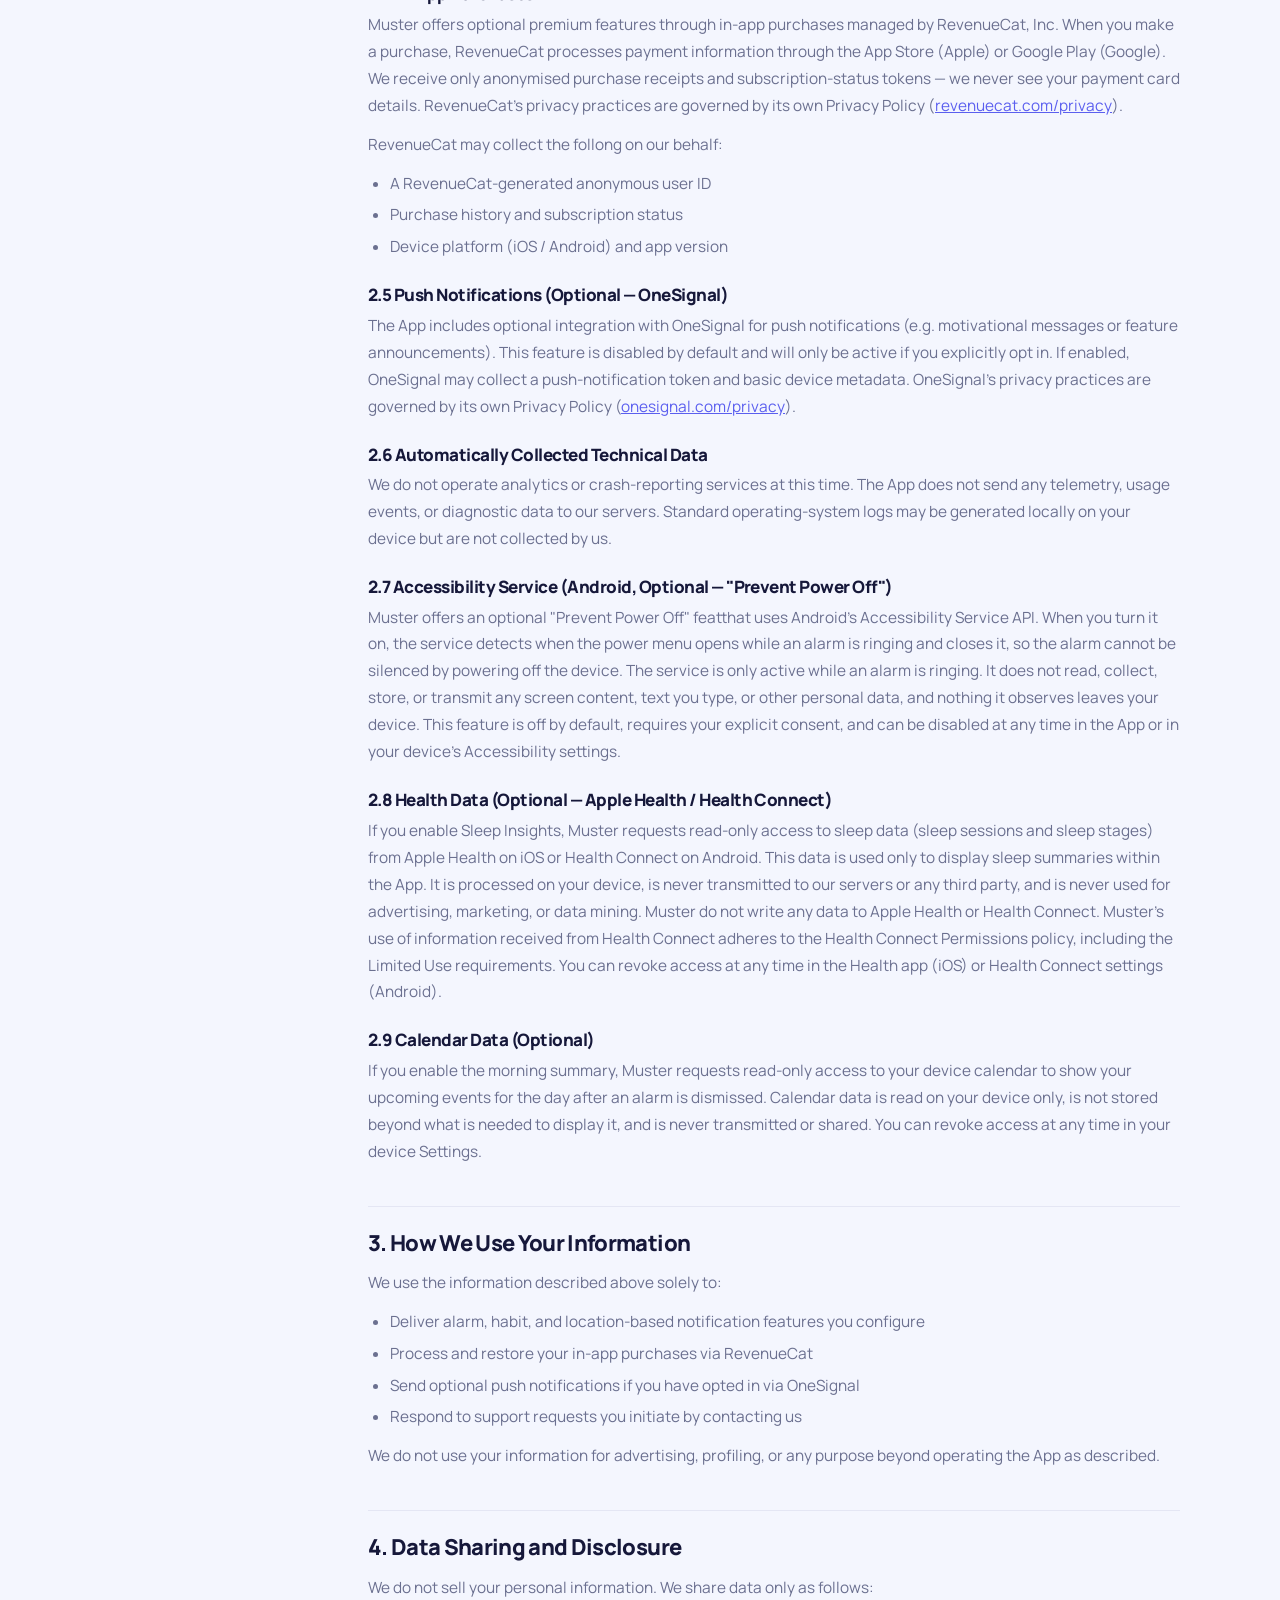
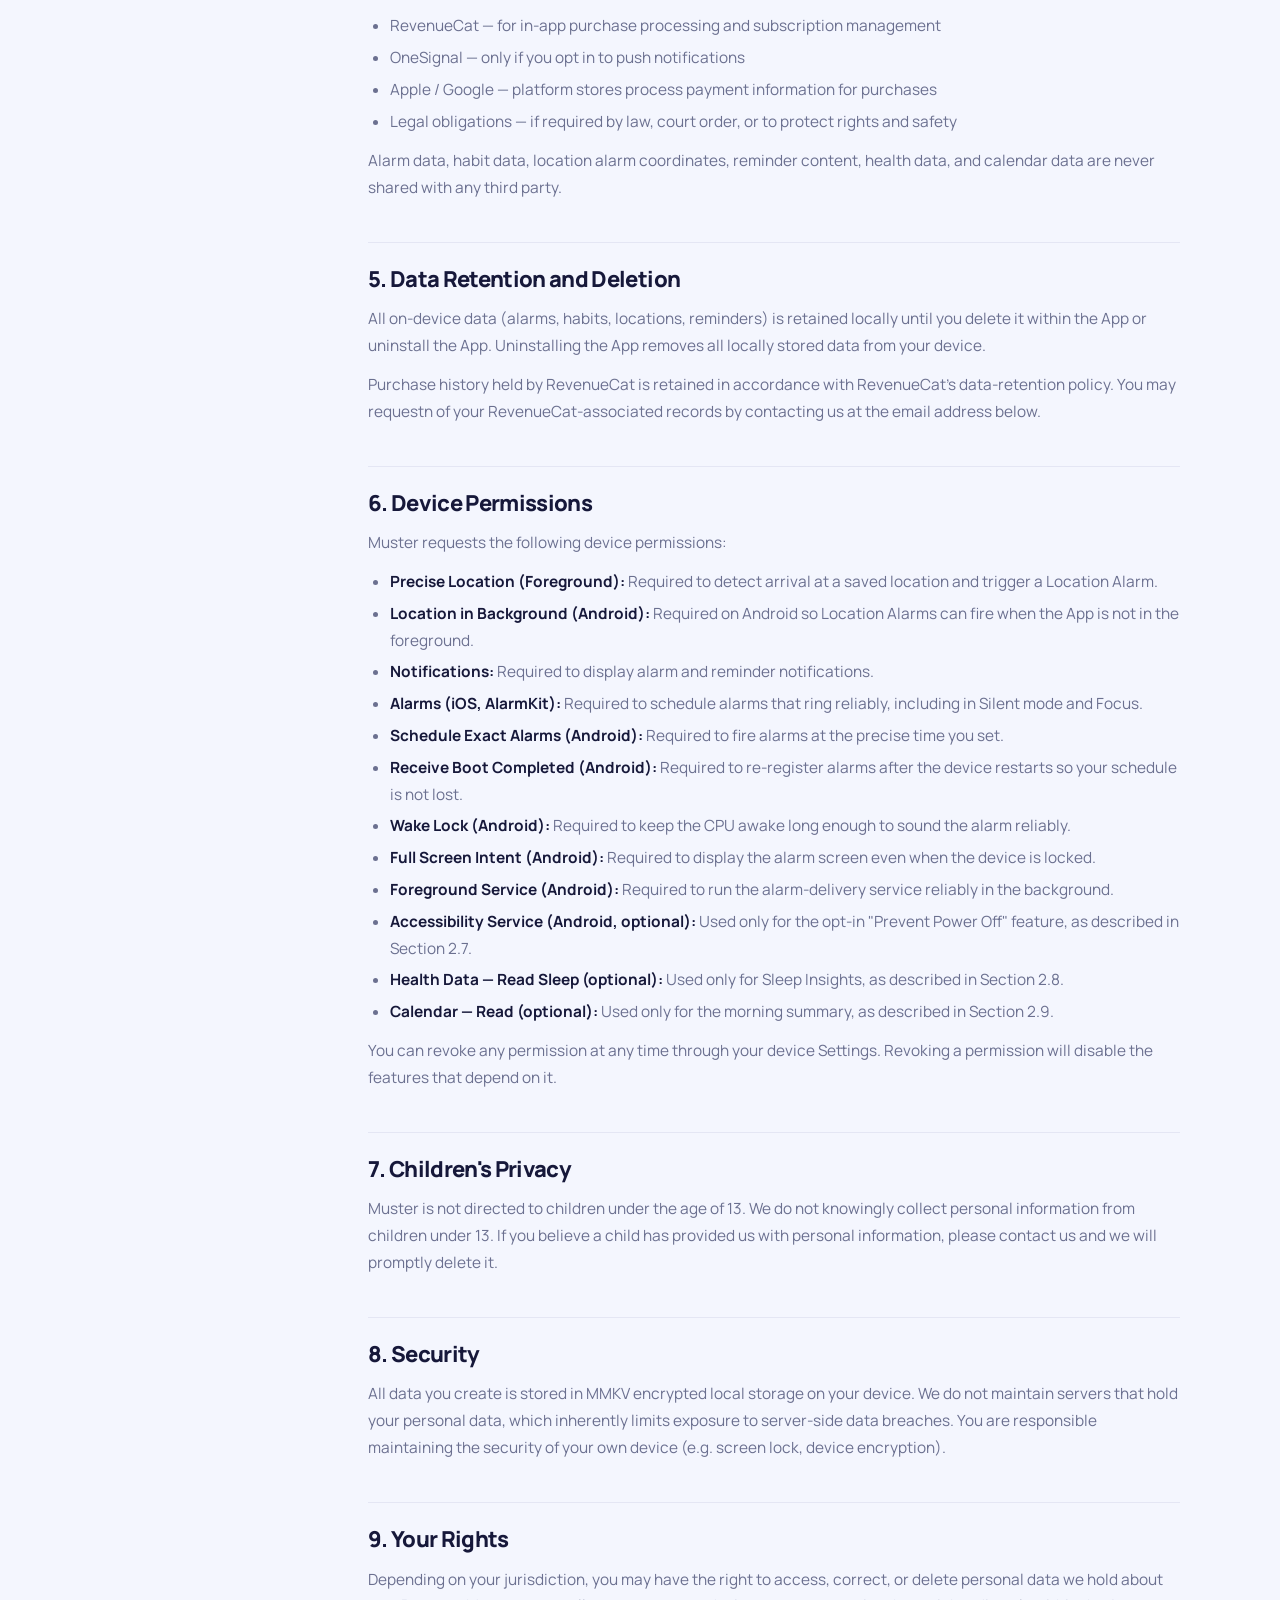
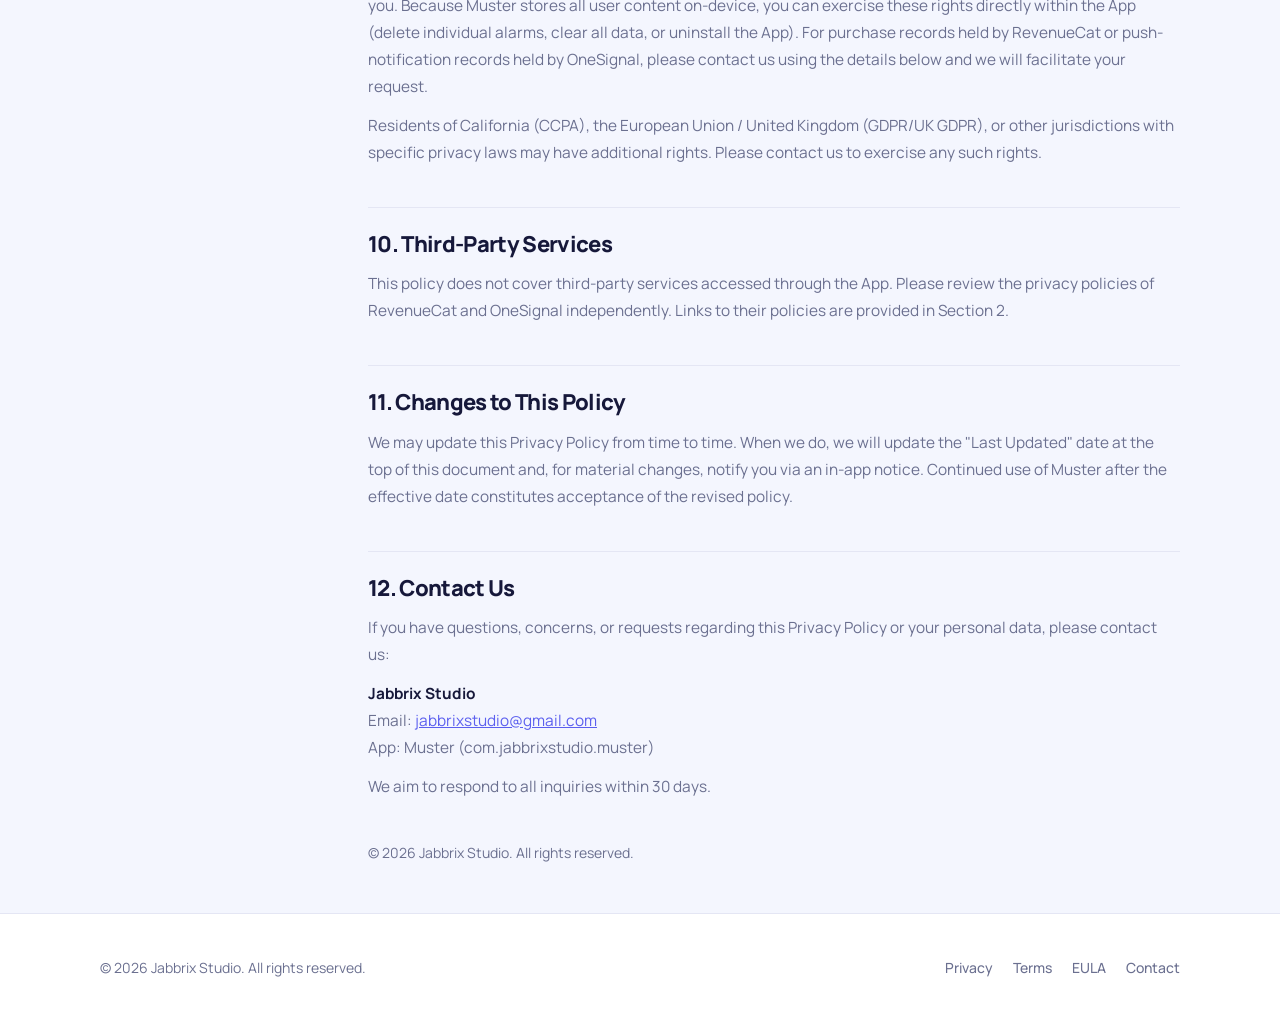
<file: privacy/index.html>
<!DOCTYPE html>
<!-- Support email: jabbrixstudio@gmail.com -->
<html lang="en">
<head>
  <meta charset="UTF-8" />
  <meta name="viewport" content="width=device-width, initial-scale=1.0" />
  <title>Privacy Policy — Muster</title>
  <meta name="description" content="Muster Privacy Policy. Everything stays on your device. No accounts, no analytics, no ads. Location, health and calendar data never leave your phone." />

  <!-- Open Graph -->
  <meta property="og:type"        content="website" />
  <meta property="og:title"       content="Privacy Policy — Muster" />
  <meta property="og:description" content="Muster stores all data on your device. No accounts, no tracking, no ads. See the full policy." />
  <meta property="og:image"       content="../assets/app-icon.png" />

  <link rel="icon" href="../assets/app-icon.png" type="image/png" />
  <link rel="stylesheet" href="../styles.css" />
</head>
<body>

  <!-- ── HEADER ── -->
  <header class="site-header">
    <nav class="container nav-inner" aria-label="Main navigation">
      <a href="../" class="nav-logo" aria-label="Muster — home">
        <img src="../assets/app-icon.png" alt="" width="36" height="36" />
        <span class="nav-logo-text">Muster</span>
      </a>
      <button class="nav-toggle" aria-expanded="false" aria-controls="nav-links" aria-label="Toggle menu">
        <span></span><span></span><span></span>
      </button>
      <ul class="nav-links" id="nav-links" role="list">
        <li><a href="../help/"    aria-current="false">Help &amp; FAQ</a></li>
        <li><a href="../billing/" aria-current="false">Billing</a></li>
        <li><a href="../privacy/" aria-current="page">Privacy</a></li>
        <li><a href="../eula/"    aria-current="false">EULA</a></li>
        <li><a href="../contact/" class="nav-cta" aria-current="false">Contact</a></li>
      </ul>
    </nav>
  </header>

  <main>

    <!-- ── PAGE HERO ── -->
    <section class="page-hero">
      <div class="container">
        <span class="badge">Legal</span>
        <h1>Privacy Policy</h1>
        <p>Muster — Alarm &amp; Habit App</p>
      </div>
    </section>

    <!-- ── POLICY LAYOUT ── -->
    <div class="container">
      <div class="policy-layout">

        <!-- Sticky TOC -->
        <aside aria-label="Table of contents">
          <nav class="toc">
            <p class="toc-title">Contents</p>
            <ul class="toc-list" role="list">
              <li><a href="#pp-intro">1. Introduction</a></li>
              <li><a href="#pp-info">2. Information We Collect</a></li>
              <li><a href="#pp-use">3. How We Use Your Information</a></li>
              <li><a href="#pp-sharing">4. Data Sharing and Disclosure</a></li>
              <li><a href="#pp-retention">5. Data Retention and Deletion</a></li>
              <li><a href="#pp-permissions">6. Device Permissions</a></li>
              <li><a href="#pp-children">7. Children's Privacy</a></li>
              <li><a href="#pp-security">8. Security</a></li>
              <li><a href="#pp-rights">9. Your Rights</a></li>
              <li><a href="#pp-third-party">10. Third-Party Services</a></li>
              <li><a href="#pp-changes">11. Changes to This Policy</a></li>
              <li><a href="#pp-contact">12. Contact Us</a></li>
            </ul>
          </nav>
        </aside>

        <!-- Policy content -->
        <article class="policy-content" aria-label="Privacy Policy">

          <div class="policy-meta">
            <span>Effective Date: September 23, 2026</span>
            <span>Last Updated: September 29, 2026</span>
          </div>

          <!-- At a glance summary — NOT part of the policy -->
          <aside class="summary-box" aria-label="Privacy at a glance summary">
            <span class="summary-label">At a glance — summary only (not part of the policy)</span>
            <ul>
              <li>Everything you create in Muster — alarms, habits, reminders, settings — stays on your device.</li>
              <li>No Muster account. No analytics. No ads. No tracking.</li>
              <li>Your location, health, and calendar data are processed on-device and never sent to any server.</li>
              <li>Purchases are handled by Apple or Google via RevenueCat. We never see your card details.</li>
              <li>Optional push notifications use OneSignal, which is off by default and only active if you opt in.</li>
              <li>Uninstalling the app deletes all your data.</li>
            </ul>
          </aside>

          <!-- 1. Introduction -->
          <h2 id="pp-intro">1. Introduction</h2>
          <p>Jabbrix Studio ("we", "our", or "us") operates the Muster mobile application ("Muster", "the App") available on iOS and Android. This Privacy Policy explains what information weollect, how we use it, and your choices regarding your data.</p>
          <p>By downloading or using Muster you agree to the practices described in this policy. If you do not agree, please do not use the App.</p>

          <!-- 2. Information We Collect -->
          <h2 id="pp-info">2. Information We Collect</h2>

          <h3 id="pp-info-provided">2.1 Information You Provide</h3>
          <p>Muster stores all user-created content exclusively on your device. This includes:</p>
          <ul>
            <li>Alarm labels, scheduled times, repeat days, and configuration settings</li>
            <li>Habit alarm types and schedules (e.g. hydration, stretch, meditation)</li>
            <li>Location alarm names, saved coordinates, and trigger-radius settings</li>
            <li>Reminder titles and scheduled times</li>
          </ul>
          <p>None of this content is transmitted to our servers or any third party. It is held in encrypted local storage (MMKV) on your device and is deleted when you uninstall the App.</p>

          <h3 id="pp-info-location">2.2 Location Data</h3>
          <p>When you create a Location Alarm, the App requests access to your precise device location. On Android, background location access is also requested so the alarm can fire when the App is not in the foreground. Location data is used solely to determine when you are within the radius you configured for that alarm. We do not store, transmit, or share your location with any server or third party. Location coordinates you enter are saved on-device only and are removed when you delete the corresponding alarm or uninstall the App.</p>

          <h3 id="pp-info-notifications">2.3 Notification Permissions</h3>
          <p>The App requests permission to send local notifications (alarms) to your device. These notifications are scheduled locally and do not require an internet connection. No notification content is transmitted off your device.</p>

          <h3 id="pp-info-purchases">2.4 In-App Purchases</h3>
          <p>Muster offers optional premium features through in-app purchases managed by RevenueCat, Inc. When you make a purchase, RevenueCat processes payment information through the App Store (Apple) or Google Play (Google). We receive only anonymised purchase receipts and subscription-status tokens — we never see your payment card details. RevenueCat's privacy practices are governed by its own Privacy Policy (<a href="https://www.revenuecat.com/privacy" target="_blank" rel="noopener">revenuecat.com/privacy</a>).</p>
          <p>RevenueCat may collect the follong on our behalf:</p>
          <ul>
            <li>A RevenueCat-generated anonymous user ID</li>
            <li>Purchase history and subscription status</li>
            <li>Device platform (iOS / Android) and app version</li>
          </ul>

          <h3 id="pp-info-push">2.5 Push Notifications (Optional — OneSignal)</h3>
          <p>The App includes optional integration with OneSignal for push notifications (e.g. motivational messages or feature announcements). This feature is disabled by default and will only be active if you explicitly opt in. If enabled, OneSignal may collect a push-notification token and basic device metadata. OneSignal's privacy practices are governed by its own Privacy Policy (<a href="https://onesignal.com/privacy" target="_blank" rel="noopener">onesignal.com/privacy</a>).</p>

          <h3 id="pp-info-technical">2.6 Automatically Collected Technical Data</h3>
          <p>We do not operate analytics or crash-reporting services at this time. The App does not send any telemetry, usage events, or diagnostic data to our servers. Standard operating-system logs may be generated locally on your device but are not collected by us.</p>

          <h3 id="pp-info-accessibility">2.7 Accessibility Service (Android, Optional — "Prevent Power Off")</h3>
          <p>Muster offers an optional "Prevent Power Off" featthat uses Android's Accessibility Service API. When you turn it on, the service detects when the power menu opens while an alarm is ringing and closes it, so the alarm cannot be silenced by powering off the device. The service is only active while an alarm is ringing. It does not read, collect, store, or transmit any screen content, text you type, or other personal data, and nothing it observes leaves your device. This feature is off by default, requires your explicit consent, and can be disabled at any time in the App or in your device's Accessibility settings.</p>

          <h3 id="pp-info-health">2.8 Health Data (Optional — Apple Health / Health Connect)</h3>
          <p>If you enable Sleep Insights, Muster requests read-only access to sleep data (sleep sessions and sleep stages) from Apple Health on iOS or Health Connect on Android. This data is used only to display sleep summaries within the App. It is processed on your device, is never transmitted to our servers or any third party, and is never used for advertising, marketing, or data mining. Muster do not write any data to Apple Health or Health Connect. Muster's use of information received from Health Connect adheres to the Health Connect Permissions policy, including the Limited Use requirements. You can revoke access at any time in the Health app (iOS) or Health Connect settings (Android).</p>

          <h3 id="pp-info-calendar">2.9 Calendar Data (Optional)</h3>
          <p>If you enable the morning summary, Muster requests read-only access to your device calendar to show your upcoming events for the day after an alarm is dismissed. Calendar data is read on your device only, is not stored beyond what is needed to display it, and is never transmitted or shared. You can revoke access at any time in your device Settings.</p>

          <!-- 3. How We Use Your Information -->
          <h2 id="pp-use">3. How We Use Your Information</h2>
          <p>We use the information described above solely to:</p>
          <ul>
            <li>Deliver alarm, habit, and location-based notification features you configure</li>
            <li>Process and restore your in-app purchases via RevenueCat</li>
            <li>Send optional push notifications if you have opted in via OneSignal</li>
            <li>Respond to support requests you initiate by contacting us</li>
          </ul>
          <p>We do not use your information for advertising, profiling, or any purpose beyond operating the App as described.</p>

          <!-- 4. Data Sharing and Disclosure -->
          <h2 id="pp-sharing">4. Data Sharing and Disclosure</h2>
          <p>We do not sell your personal information. We share data only as follows:</p>
          <ul>
            <li>RevenueCat — for in-app purchase processing and subscription management</li>
            <li>OneSignal — only if you opt in to push notifications</li>
            <li>Apple / Google — platform stores process payment information for purchases</li>
            <li>Legal obligations — if required by law, court order, or to protect rights and safety</li>
          </ul>
          <p>Alarm data, habit data, location alarm coordinates, reminder content, health data, and calendar data are never shared with any third party.</p>

          <!-- 5. Data Retention and Deletion -->
          <h2 id="pp-retention">5. Data Retention and Deletion</h2>
          <p>All on-device data (alarms, habits, locations, reminders) is retained locally until you delete it within the App or uninstall the App. Uninstalling the App removes all locally stored data from your device.</p>
          <p>Purchase history held by RevenueCat is retained in accordance with RevenueCat's data-retention policy. You may requestn of your RevenueCat-associated records by contacting us at the email address below.</p>

          <!-- 6. Device Permissions -->
          <h2 id="pp-permissions">6. Device Permissions</h2>
          <p>Muster requests the following device permissions:</p>
          <ul>
            <li><strong>Precise Location (Foreground):</strong> Required to detect arrival at a saved location and trigger a Location Alarm.</li>
            <li><strong>Location in Background (Android):</strong> Required on Android so Location Alarms can fire when the App is not in the foreground.</li>
            <li><strong>Notifications:</strong> Required to display alarm and reminder notifications.</li>
            <li><strong>Alarms (iOS, AlarmKit):</strong> Required to schedule alarms that ring reliably, including in Silent mode and Focus.</li>
            <li><strong>Schedule Exact Alarms (Android):</strong> Required to fire alarms at the precise time you set.</li>
            <li><strong>Receive Boot Completed (Android):</strong> Required to re-register alarms after the device restarts so your schedule is not lost.</li>
            <li><strong>Wake Lock (Android):</strong> Required to keep the CPU awake long enough to sound the alarm reliably.</li>
            <li><strong>Full Screen Intent (Android):</strong> Required to display the alarm screen even when the device is locked.</li>
            <li><strong>Foreground Service (Android):</strong> Required to run the alarm-delivery service reliably in the background.</li>
            <li><strong>Accessibility Service (Android, optional):</strong> Used only for the opt-in "Prevent Power Off" feature, as described in Section 2.7.</li>
            <li><strong>Health Data — Read Sleep (optional):</strong> Used only for Sleep Insights, as described in Section 2.8.</li>
            <li><strong>Calendar — Read (optional):</strong> Used only for the morning summary, as described in Section 2.9.</li>
          </ul>
          <p>You can revoke any permission at any time through your device Settings. Revoking a permission will disable the features that depend on it.</p>

          <!-- 7. Children's Privacy -->
          <h2 id="pp-children">7. Children's Privacy</h2>
          <p>Muster is not directed to children under the age of 13. We do not knowingly collect personal information from children under 13. If you believe a child has provided us with personal information, please contact us and we will promptly delete it.</p>

          <!-- 8. Security -->
          <h2 id="pp-security">8. Security</h2>
          <p>All data you create is stored in MMKV encrypted local storage on your device. We do not maintain servers that hold your personal data, which inherently limits exposure to server-side data breaches. You are responsible maintaining the security of your own device (e.g. screen lock, device encryption).</p>

          <!-- 9. Your Rights -->
          <h2 id="pp-rights">9. Your Rights</h2>
          <p>Depending on your jurisdiction, you may have the right to access, correct, or delete personal data we hold about you. Because Muster stores all user content on-device, you can exercise these rights directly within the App (delete individual alarms, clear all data, or uninstall the App). For purchase records held by RevenueCat or push-notification records held by OneSignal, please contact us using the details below and we will facilitate your request.</p>
          <p>Residents of California (CCPA), the European Union / United Kingdom (GDPR/UK GDPR), or other jurisdictions with specific privacy laws may have additional rights. Please contact us to exercise any such rights.</p>

          <!-- 10. Third-Party Services -->
          <h2 id="pp-third-party">10. Third-Party Services</h2>
          <p>This policy does not cover third-party services accessed through the App. Please review the privacy policies of RevenueCat and OneSignal independently. Links to their policies are provided in Section 2.</p>

          <!-- 11. Changes to This Policy -->
          <h2 id="pp-changes">11. Changes to This Policy</h2>
          <p>We may update this Privacy Policy from time to time. When we do, we will update the "Last Updated" date at the top of this document and, for material changes, notify you via an in-app notice. Continued use of Muster after the effective date constitutes acceptance of the revised policy.</p>

          <!-- 12. Contact Us -->
          <h2 id="pp-contact">12. Contact Us</h2>
          <p>If you have questions, concerns, or requests regarding this Privacy Policy or your personal data, please contact us:</p>
          <p>
            <strong>Jabbrix Studio</strong><br />
            Email: <a href="mailto:jabbrixstudio@gmail.com?subject=Muster%20Privacy%20Inquiry">jabbrixstudio@gmail.com</a><br />
            App: Muster (com.jabbrixstudio.muster)
          </p>
          <p>We aim to respond to all inquiries within 30 days.</p>

          <p style="margin-top:2.5rem;font-size:.875rem;color:var(--text-2);">© 2026 Jabbrix Studio. All rights reserved.</p>

        </article>
      </div>
    </div>

  </main>

  <!-- ── FOOTER ── -->
  <footer class="site-footer">
    <div class="container footer-inner">
      <p class="footer-copy">© 2026 Jabbrix Studio. All rights reserved.</p>
      <nav aria-label="Footer links">
        <ul class="footer-links" role="list">
          <li><a href="../privacy/" aria-current="page">Privacy</a></li>
          <li><a href="../terms/">Terms</a></li>
          <li><a href="../eula/">EULA</a></li>
          <li><a href="../contact/">Contact</a></li>
        </ul>
      </nav>
    </div>
  </footer>

  <script src="../main.js"></script>
</body>
</html>
</file>
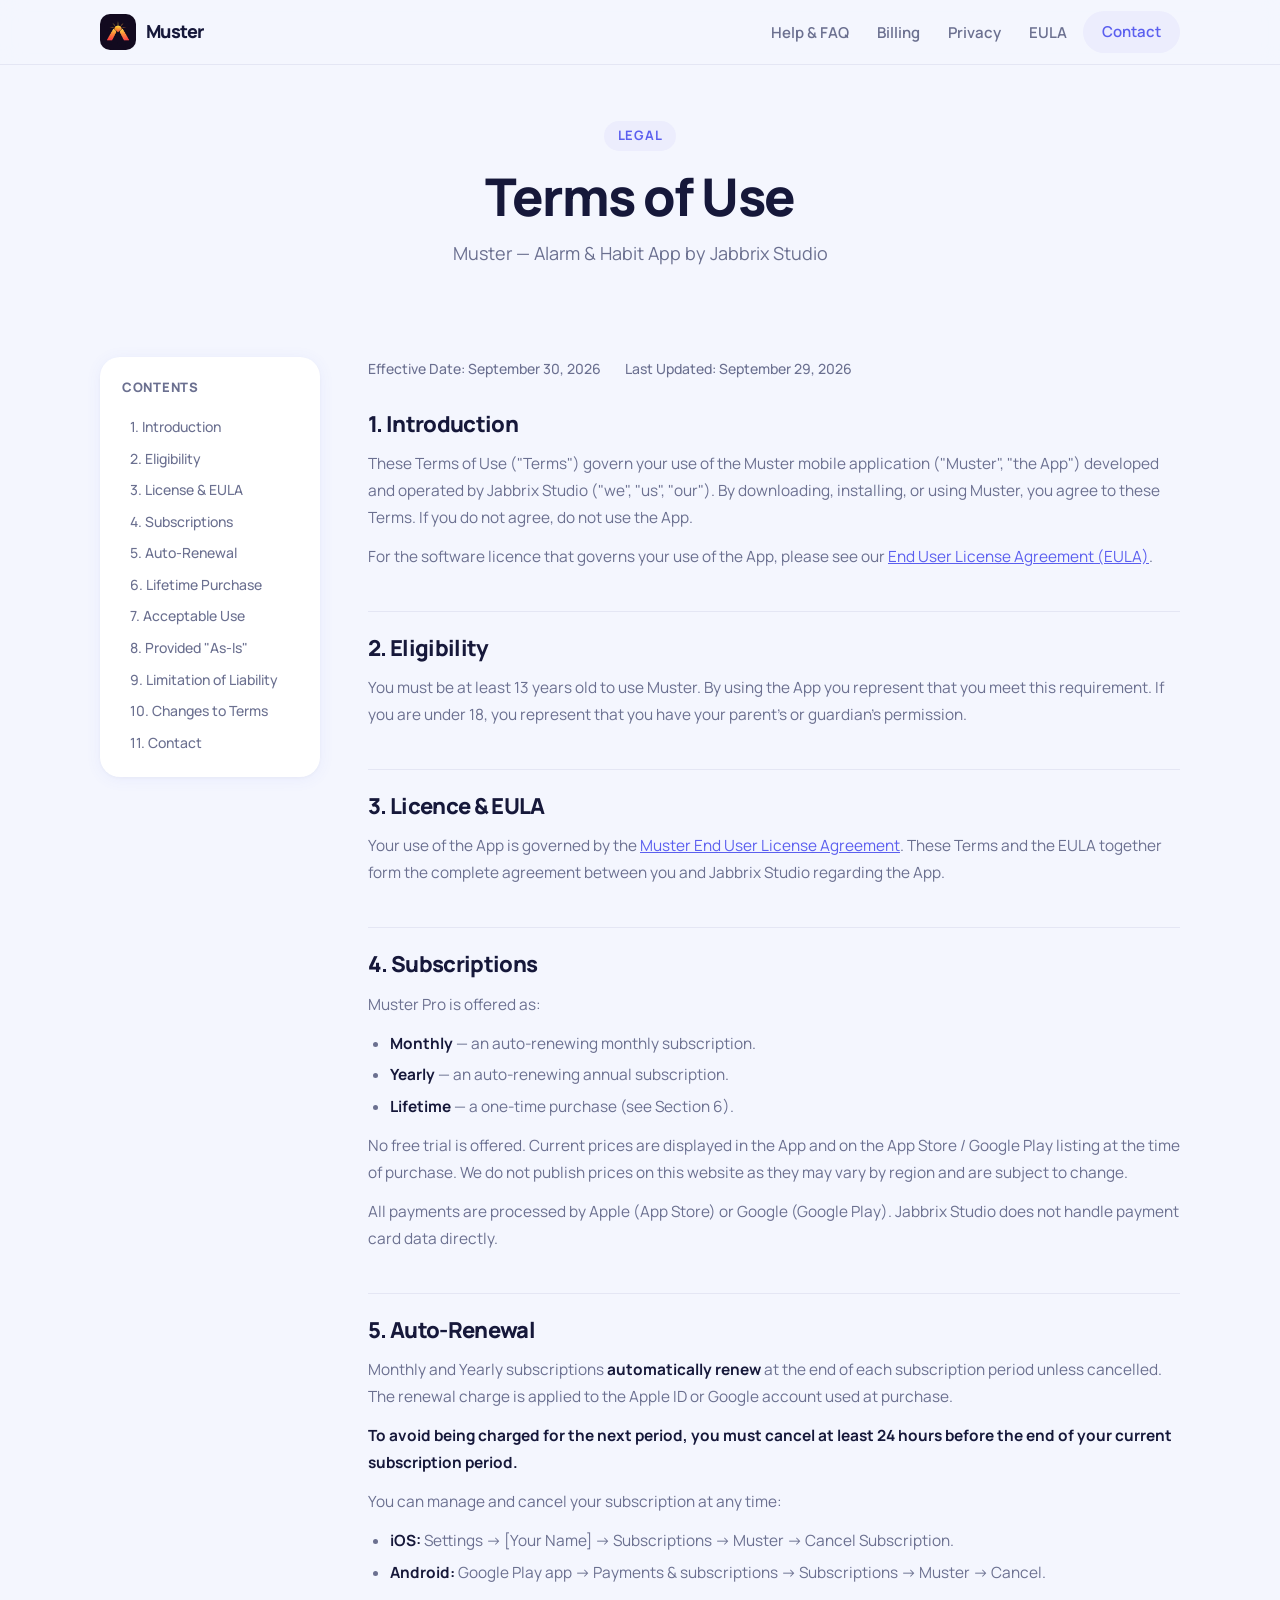
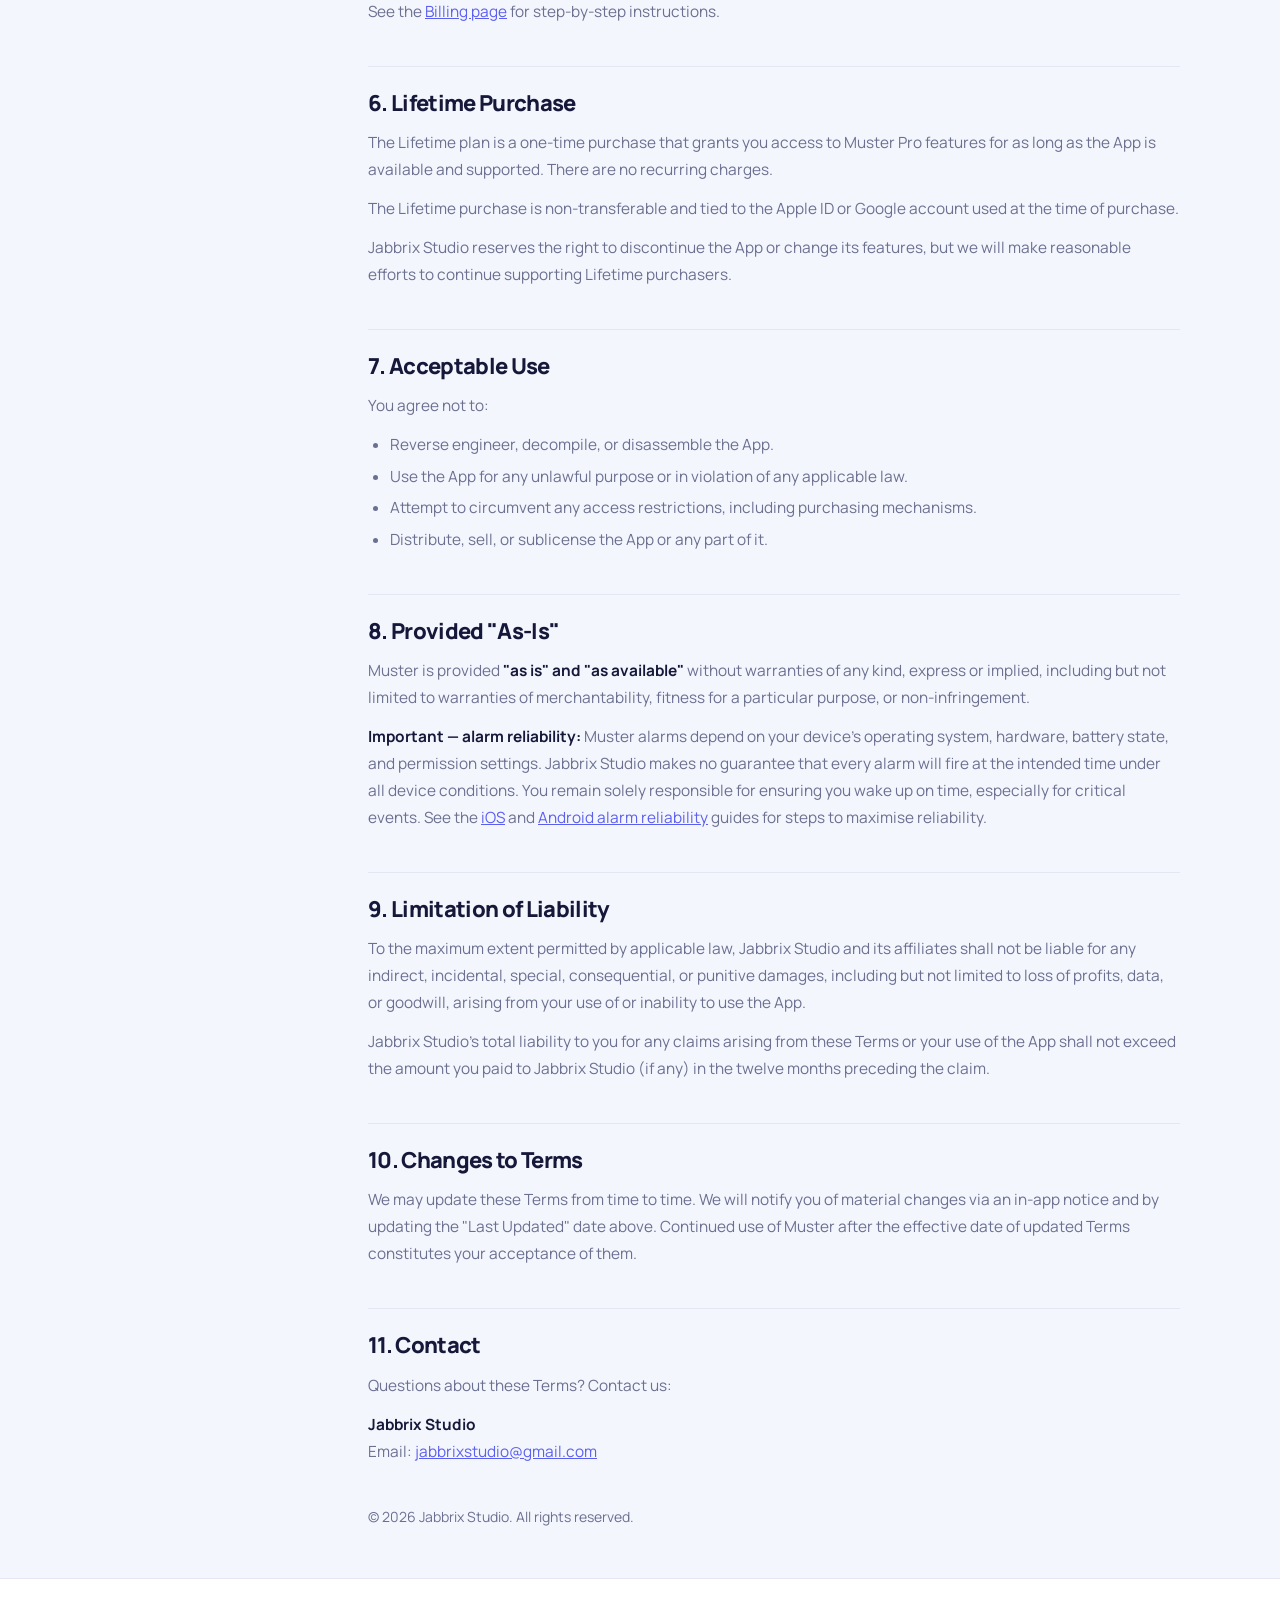
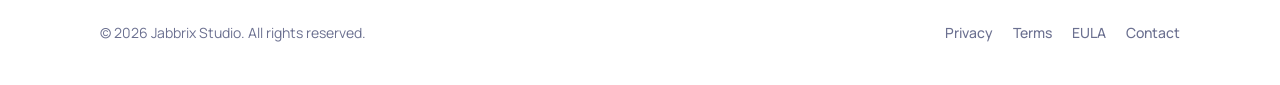
<file: terms/index.html>
<!DOCTYPE html>
<!-- Support email: jabbrixstudio@gmail.com -->
<html lang="en">
<head>
  <meta charset="UTF-8" />
  <meta name="viewport" content="width=device-width, initial-scale=1.0" />
  <title>Terms of Use — Muster</title>
  <meta name="description" content="Muster Terms of Use. Plain-English service terms covering subscriptions, auto-renewal, Lifetime purchase, acceptable use, and changes to terms." />

  <!-- Open Graph -->
  <meta property="og:type"        content="website" />
  <meta property="og:title"       content="Terms of Use — Muster" />
  <meta property="og:description" content="Muster Terms of Use — subscriptions, auto-renewal, Lifetime purchase, and acceptable use. Plain English." />
  <meta property="og:image"       content="../assets/app-icon.png" />

  <link rel="icon" href="../assets/app-icon.png" type="image/png" />
  <link rel="stylesheet" href="../styles.css" />
</head>
<body>

  <!-- ── HEADER ── -->
  <header class="site-header">
    <nav class="container nav-inner" aria-label="Main navigation">
      <a href="../" class="nav-logo" aria-label="Muster — home">
        <img src="../assets/app-icon.png" alt="" width="36" height="36" />
        <span class="nav-logo-text">Muster</span>
      </a>
      <button class="nav-toggle" aria-expanded="false" aria-controls="nav-links" aria-label="Toggle menu">
        <span></span><span></span><span></span>
      </button>
      <ul class="nav-links" id="nav-links" role="list">
        <li><a href="../help/"    aria-current="false">Help &amp; FAQ</a></li>
        <li><a href="../billing/" aria-current="false">Billing</a></li>
        <li><a href="../privacy/" aria-current="false">Privacy</a></li>
        <li><a href="../eula/"    aria-current="false">EULA</a></li>
        <li><a href="../contact/" class="nav-cta" aria-current="false">Contact</a></li>
      </ul>
    </nav>
  </header>

  <main>

    <!-- ── PAGE HERO ── -->
    <section class="page-hero">
      <div class="container">
        <span class="badge">Legal</span>
        <h1>Terms of Use</h1>
        <p>Muster — Alarm &amp; Habit App by Jabbrix Studio</p>
      </div>
    </section>

    <!-- ── POLICY LAYOUT ── -->
    <div class="container">

      <div class="policy-layout">

        <!-- TOC -->
        <aside aria-label="Table of contents">
          <nav class="toc">
            <p class="toc-title">Contents</p>
            <ul class="toc-list" role="list">
              <li><a href="#tos-intro">1. Introduction</a></li>
              <li><a href="#tos-eligibility">2. Eligibility</a></li>
              <li><a href="#tos-license">3. License &amp; EULA</a></li>
              <li><a href="#tos-subscriptions">4. Subscriptions</a></li>
              <li><a href="#tos-autorenewal">5. Auto-Renewal</a></li>
              <li><a href="#tos-lifetime">6. Lifetime Purchase</a></li>
              <li><a href="#tos-acceptable">7. Acceptable Use</a></li>
              <li><a href="#tos-as-is">8. Provided "As-Is"</a></li>
              <li><a href="#tos-limitation">9. Limitation of Liability</a></li>
              <li><a href="#tos-changes">10. Changes to Terms</a></li>
              <li><a href="#tos-contact">11. Contact</a></li>
            </ul>
          </nav>
        </aside>

        <!-- Terms content -->
        <article class="policy-content" aria-label="Terms of Use">

          <div class="policy-meta">
            <span>Effective Date: September 30, 2026</span>
            <span>Last Updated: September 29, 2026</span>
          </div>

          <h2 id="tos-intro">1. Introduction</h2>
          <p>These Terms of Use ("Terms") govern your use of the Muster mobile application ("Muster", "the App") developed and operated by Jabbrix Studio ("we", "us", "our"). By downloading, installing, or using Muster, you agree to these Terms. If you do not agree, do not use the App.</p>
          <p>For the software licence that governs your use of the App, please see our <a href="../eula/">End User License Agreement (EULA)</a>.</p>

          <h2 id="tos-eligibility">2. Eligibility</h2>
          <p>You must be at least 13 years old to use Muster. By using the App you represent that you meet this requirement. If you are under 18, you represent that you have your parent's or guardian's permission.</p>

          <h2 id="tos-license">3. Licence &amp; EULA</h2>
          <p>Your use of the App is governed by the <a href="../eula/">Muster End User License Agreement</a>. These Terms and the EULA together form the complete agreement between you and Jabbrix Studio regarding the App.</p>

          <h2 id="tos-subscriptions">4. Subscriptions</h2>
          <p>Muster Pro is offered as:</p>
          <ul>
            <li><strong>Monthly</strong> — an auto-renewing monthly subscription.</li>
            <li><strong>Yearly</strong> — an auto-renewing annual subscription.</li>
            <li><strong>Lifetime</strong> — a one-time purchase (see Section 6).</li>
          </ul>
          <p>No free trial is offered. Current prices are displayed in the App and on the App Store / Google Play listing at the time of purchase. We do not publish prices on this website as they may vary by region and are subject to change.</p>
          <p>All payments are processed by Apple (App Store) or Google (Google Play). Jabbrix Studio does not handle payment card data directly.</p>

          <h2 id="tos-autorenewal">5. Auto-Renewal</h2>
          <p>Monthly and Yearly subscriptions <strong>automatically renew</strong> at the end of each subscription period unless cancelled. The renewal charge is applied to the Apple ID or Google account used at purchase.</p>
          <p><strong>To avoid being charged for the next period, you must cancel at least 24 hours before the end of your current subscription period.</strong></p>
          <p>You can manage and cancel your subscription at any time:</p>
          <ul>
            <li><strong>iOS:</strong> Settings → [Your Name] → Subscriptions → Muster → Cancel Subscription.</li>
            <li><strong>Android:</strong> Google Play app → Payments &amp; subscriptions → Subscriptions → Muster → Cancel.</li>
          </ul>
          <p>See the <a href="../billing/">Billing page</a> for step-by-step instructions.</p>

          <h2 id="tos-lifetime">6. Lifetime Purchase</h2>
          <p>The Lifetime plan is a one-time purchase that grants you access to Muster Pro features for as long as the App is available and supported. There are no recurring charges.</p>
          <p>The Lifetime purchase is non-transferable and tied to the Apple ID or Google account used at the time of purchase.</p>
          <p>Jabbrix Studio reserves the right to discontinue the App or change its features, but we will make reasonable efforts to continue supporting Lifetime purchasers.</p>

          <h2 id="tos-acceptable">7. Acceptable Use</h2>
          <p>You agree not to:</p>
          <ul>
            <li>Reverse engineer, decompile, or disassemble the App.</li>
            <li>Use the App for any unlawful purpose or in violation of any applicable law.</li>
            <li>Attempt to circumvent any access restrictions, including purchasing mechanisms.</li>
            <li>Distribute, sell, or sublicense the App or any part of it.</li>
          </ul>

          <h2 id="tos-as-is">8. Provided "As-Is"</h2>
          <p>Muster is provided <strong>"as is" and "as available"</strong> without warranties of any kind, express or implied, including but not limited to warranties of merchantability, fitness for a particular purpose, or non-infringement.</p>
          <p><strong>Important — alarm reliability:</strong> Muster alarms depend on your device's operating system, hardware, battery state, and permission settings. Jabbrix Studio makes no guarantee that every alarm will fire at the intended time under all device conditions. You remain solely responsible for ensuring you wake up on time, especially for critical events. See the <a href="../help/#alarm-ios">iOS</a> and <a href="../help/#alarm-android">Android alarm reliability</a> guides for steps to maximise reliability.</p>

          <h2 id="tos-limitation">9. Limitation of Liability</h2>
          <p>To the maximum extent permitted by applicable law, Jabbrix Studio and its affiliates shall not be liable for any indirect, incidental, special, consequential, or punitive damages, including but not limited to loss of profits, data, or goodwill, arising from your use of or inability to use the App.</p>
          <p>Jabbrix Studio's total liability to you for any claims arising from these Terms or your use of the App shall not exceed the amount you paid to Jabbrix Studio (if any) in the twelve months preceding the claim.</p>

          <h2 id="tos-changes">10. Changes to Terms</h2>
          <p>We may update these Terms from time to time. We will notify you of material changes via an in-app notice and by updating the "Last Updated" date above. Continued use of Muster after the effective date of updated Terms constitutes your acceptance of them.</p>

          <h2 id="tos-contact">11. Contact</h2>
          <p>Questions about these Terms? Contact us:</p>
          <p>
            <strong>Jabbrix Studio</strong><br />
            Email: <a href="mailto:jabbrixstudio@gmail.com?subject=Muster%20Terms%20Inquiry">jabbrixstudio@gmail.com</a>
          </p>

          <p style="margin-top:2.5rem;font-size:.875rem;color:var(--text-2);">© 2026 Jabbrix Studio. All rights reserved.</p>

        </article>
      </div>
    </div>

  </main>

  <!-- ── FOOTER ── -->
  <footer class="site-footer">
    <div class="container footer-inner">
      <p class="footer-copy">© 2026 Jabbrix Studio. All rights reserved.</p>
      <nav aria-label="Footer links">
        <ul class="footer-links" role="list">
          <li><a href="../privacy/">Privacy</a></li>
          <li><a href="../terms/" aria-current="page">Terms</a></li>
          <li><a href="../eula/">EULA</a></li>
          <li><a href="../contact/">Contact</a></li>
        </ul>
      </nav>
    </div>
  </footer>

  <script src="../main.js"></script>
</body>
</html>
</file>
<file: styles.css>
/* =============================================================
   Muster Support — Shared Stylesheet
   ============================================================= */

/* --- Google Fonts --- */
@import url('https://fonts.googleapis.com/css2?family=Manrope:wght@400;500;700;800&display=swap');

/* --- Custom Properties --- */
:root {
  --bg:           #F4F6FE;
  --surface:      #ffffff;
  --primary:      #5B5FEF;
  --primary-lt:   #ECEDFD;
  --text:         #16183A;
  --text-2:       #6B7090;
  --orange:       #FFB547;
  --orange-dk:    #FF8A3D;
  --peach-lt:     #FFE9D2;
  --border:       #E4E6F4;

  --radius-card:  24px;
  --radius-lg:    20px;
  --radius-sm:    12px;
  --radius-pill:  100px;

  --shadow-card:  0 2px 16px rgba(91,95,239,.07), 0 1px 4px rgba(22,24,58,.04);
  --shadow-hover: 0 8px 32px rgba(91,95,239,.14), 0 2px 8px rgba(22,24,58,.06);

  --font:         'Manrope', system-ui, -apple-system, sans-serif;
  --track-head:   -0.03em;

  --max-w:        1120px;
  --prose-w:      760px;
}

/* --- Reset --- */
*, *::before, *::after { box-sizing: border-box; margin: 0; padding: 0; }
html { scroll-behavior: smooth; -webkit-text-size-adjust: 100%; }
img, svg { display: block; max-width: 100%; }
a { color: inherit; }
button { font-family: var(--font); cursor: pointer; border: none; background: none; }
ul, ol { list-style: none; }

/* --- Base --- */
body {
  font-family: var(--font);
  font-size: 1rem;
  line-height: 1.65;
  color: var(--text);
  background: var(--bg);
  min-height: 100vh;
  display: flex;
  flex-direction: column;
}

main { flex: 1; }

/* --- Focus states (WCAG AA) --- */
:focus-visible {
  outline: 3px solid var(--primary);
  outline-offset: 3px;
  border-radius: 4px;
}

/* --- Typography --- */
h1, h2, h3, h4 {
  font-weight: 800;
  letter-spacing: var(--track-head);
  line-height: 1.15;
  color: var(--text);
}

h1 { font-size: clamp(2rem, 5vw, 3.25rem); }
h2 { font-size: clamp(1.5rem, 3.5vw, 2.25rem); }
h3 { font-size: clamp(1.125rem, 2.5vw, 1.5rem); }
h4 { font-size: 1.0625rem; }

p { color: var(--text-2); }
p + p { margin-top: .85em; }

strong { color: var(--text); font-weight: 700; }

a { text-decoration: underline; text-decoration-color: transparent; transition: text-decoration-color .2s, color .2s; }
a:hover { color: var(--primary); text-decoration-color: var(--primary); }

/* --- Layout helpers --- */
.container {
  width: 100%;
  max-width: var(--max-w);
  margin-inline: auto;
  padding-inline: 1.25rem;
}

.container--prose {
  max-width: var(--prose-w);
}

.section { padding-block: 4rem; }
.section--sm { padding-block: 2.5rem; }

/* ================================================================
   HEADER / NAV
   ================================================================ */
.site-header {
  position: sticky;
  top: 0;
  z-index: 100;
  background: rgba(244,246,254,.92);
  backdrop-filter: blur(12px);
  -webkit-backdrop-filter: blur(12px);
  border-bottom: 1px solid var(--border);
}

.nav-inner {
  display: flex;
  align-items: center;
  gap: 1rem;
  height: 64px;
}

.nav-logo {
  display: flex;
  align-items: center;
  gap: .625rem;
  text-decoration: none;
  flex-shrink: 0;
}

.nav-logo img {
  width: 36px;
  height: 36px;
  border-radius: 10px;
}

.nav-logo-text {
  font-weight: 800;
  font-size: 1.125rem;
  letter-spacing: var(--track-head);
  color: var(--text);
}

.nav-links {
  display: flex;
  align-items: center;
  gap: .25rem;
  margin-left: auto;
}

.nav-links a {
  font-size: .9375rem;
  font-weight: 600;
  color: var(--text-2);
  padding: .375rem .75rem;
  border-radius: var(--radius-pill);
  text-decoration: none;
  transition: color .18s, background .18s;
}

.nav-links a:hover,
.nav-links a[aria-current="page"] {
  color: var(--primary);
  background: var(--primary-lt);
}

.nav-cta {
  display: inline-flex;
  align-items: center;
  gap: .375rem;
  font-size: .9375rem;
  font-weight: 700;
  color: var(--primary) !important;
  background: var(--primary-lt) !important;
  padding: .5rem 1.125rem !important;
  border-radius: var(--radius-pill) !important;
  border: 1.5px solid transparent;
  transition: background .18s, border-color .18s !important;
}

.nav-cta:hover {
  border-color: var(--primary) !important;
}

/* Hamburger */
.nav-toggle {
  display: none;
  flex-direction: column;
  justify-content: center;
  gap: 5px;
  width: 40px;
  height: 40px;
  padding: 8px;
  border-radius: var(--radius-sm);
  margin-left: auto;
  transition: background .15s;
}

.nav-toggle:hover { background: var(--primary-lt); }

.nav-toggle span {
  display: block;
  height: 2px;
  width: 100%;
  background: var(--text);
  border-radius: 2px;
  transition: transform .25s, opacity .25s;
}

.nav-toggle[aria-expanded="true"] span:nth-child(1) { transform: translateY(7px) rotate(45deg); }
.nav-toggle[aria-expanded="true"] span:nth-child(2) { opacity: 0; }
.nav-toggle[aria-expanded="true"] span:nth-child(3) { transform: translateY(-7px) rotate(-45deg); }

@media (max-width: 740px) {
  .nav-toggle { display: flex; }
  .nav-links {
    display: none;
    position: absolute;
    top: 64px;
    left: 0;
    right: 0;
    background: var(--surface);
    border-bottom: 1px solid var(--border);
    flex-direction: column;
    align-items: stretch;
    padding: .75rem 1.25rem 1.25rem;
    gap: .25rem;
    box-shadow: var(--shadow-card);
  }
  .nav-links.is-open { display: flex; }
  .nav-links a { padding: .625rem .875rem; border-radius: var(--radius-sm); }
}

/* ================================================================
   FOOTER
   ================================================================ */
.site-footer {
  background: var(--surface);
  border-top: 1px solid var(--border);
  padding-block: 2.5rem;
  margin-top: auto;
}

.footer-inner {
  display: flex;
  flex-wrap: wrap;
  align-items: center;
  justify-content: space-between;
  gap: 1rem;
}

.footer-copy {
  font-size: .875rem;
  color: var(--text-2);
}

.footer-links {
  display: flex;
  flex-wrap: wrap;
  gap: .5rem 1.25rem;
}

.footer-links a {
  font-size: .875rem;
  font-weight: 500;
  color: var(--text-2);
  text-decoration: none;
  transition: color .18s;
}

.footer-links a:hover { color: var(--primary); }

/* ================================================================
   HERO (homepage)
   ================================================================ */
.hero {
  position: relative;
  overflow: hidden;
  padding-block: 5rem 4rem;
  text-align: center;
}

.hero-sun {
  position: absolute;
  top: -80px;
  right: -80px;
  width: 400px;
  height: 400px;
  pointer-events: none;
  opacity: .55;
  z-index: 0;
}

.hero-content {
  position: relative;
  z-index: 1;
  display: flex;
  flex-direction: column;
  align-items: center;
  gap: 1.5rem;
}

.hero-icon {
  width: 88px;
  height: 88px;
  border-radius: 22px;
  box-shadow: 0 8px 32px rgba(91,95,239,.18);
}

.hero-eyebrow {
  font-size: .875rem;
  font-weight: 700;
  letter-spacing: .06em;
  text-transform: uppercase;
  color: var(--primary);
  background: var(--primary-lt);
  padding: .3rem .875rem;
  border-radius: var(--radius-pill);
}

.hero h1 {
  max-width: 640px;
}

/* Squiggle underline */
.hl {
  position: relative;
  display: inline-block;
  white-space: nowrap;
}

.hl .squiggle {
  position: absolute;
  bottom: -10px;
  left: -2px;
  width: calc(100% + 4px);
  height: 10px;
  overflow: visible;
  pointer-events: none;
}

.hero-lead {
  font-size: 1.125rem;
  max-width: 500px;
  color: var(--text-2);
  line-height: 1.7;
}

.hero-actions {
  display: flex;
  flex-wrap: wrap;
  justify-content: center;
  gap: .75rem;
  margin-top: .5rem;
}

/* App store badge buttons */
.badge-btn {
  display: inline-flex;
  align-items: center;
  gap: .625rem;
  background: var(--text);
  color: #fff !important;
  text-decoration: none !important;
  padding: .6875rem 1.375rem;
  border-radius: var(--radius-sm);
  font-size: .9375rem;
  font-weight: 600;
  line-height: 1.2;
  transition: background .18s, transform .15s;
}

.badge-btn:hover {
  background: #2a2d56;
  transform: translateY(-1px);
  color: #fff !important;
}

.badge-btn svg { flex-shrink: 0; }

.badge-btn small {
  display: block;
  font-size: .6875rem;
  font-weight: 500;
  opacity: .75;
}

.badge-btn strong { font-size: 1rem; font-weight: 700; }

/* ================================================================
   BUTTONS
   ================================================================ */
.btn {
  display: inline-flex;
  align-items: center;
  justify-content: center;
  gap: .5rem;
  font-family: var(--font);
  font-weight: 700;
  font-size: 1rem;
  border-radius: var(--radius-pill);
  padding: .75rem 1.75rem;
  text-decoration: none !important;
  transition: background .18s, box-shadow .18s, transform .15s;
  cursor: pointer;
  white-space: nowrap;
}

.btn-primary {
  background: var(--primary);
  color: #fff !important;
}

.btn-primary:hover {
  background: #4a4ed8;
  box-shadow: 0 4px 20px rgba(91,95,239,.35);
  transform: translateY(-1px);
}

.btn-secondary {
  background: var(--surface);
  color: var(--primary) !important;
  border: 2px solid var(--primary);
}

.btn-secondary:hover {
  background: var(--primary-lt);
  transform: translateY(-1px);
}

.btn-ghost {
  background: var(--primary-lt);
  color: var(--primary) !important;
}

.btn-ghost:hover {
  background: var(--primary);
  color: #fff !important;
}

.btn-sm { font-size: .875rem; padding: .5rem 1.25rem; }

/* ================================================================
   QUICK-LINK CARDS (homepage)
   ================================================================ */
.cards-grid {
  display: grid;
  grid-template-columns: repeat(auto-fill, minmax(220px, 1fr));
  gap: 1.25rem;
}

.card {
  background: var(--surface);
  border-radius: var(--radius-card);
  padding: 1.75rem 1.5rem;
  box-shadow: var(--shadow-card);
  border: 1px solid transparent;
  text-decoration: none !important;
  display: flex;
  flex-direction: column;
  gap: .875rem;
  transition: box-shadow .2s, transform .2s, border-color .2s;
}

.card:hover {
  box-shadow: var(--shadow-hover);
  transform: translateY(-3px);
  border-color: var(--primary-lt);
}

.card-icon {
  width: 48px;
  height: 48px;
  border-radius: 14px;
  display: flex;
  align-items: center;
  justify-content: center;
  flex-shrink: 0;
}

.card-icon svg { display: block; }

.card-icon--indigo  { background: var(--primary-lt); }
.card-icon--orange  { background: var(--peach-lt); }
.card-icon--green   { background: #E6F9F0; }
.card-icon--purple  { background: #F0ECFD; }
.card-icon--blue    { background: #E4F2FE; }

.card h3 {
  font-size: 1.0625rem;
  font-weight: 800;
  color: var(--text);
  margin: 0;
}

.card p {
  font-size: .9375rem;
  color: var(--text-2);
  line-height: 1.55;
  flex: 1;
}

.card-arrow {
  font-size: 1.125rem;
  color: var(--primary);
  margin-top: auto;
}

/* ================================================================
   SCREENSHOT STRIP
   ================================================================ */
.screenshot-strip {
  overflow-x: auto;
  -webkit-overflow-scrolling: touch;
  scrollbar-width: none;
  padding-block: .5rem 1rem;
  mask-image: linear-gradient(to right, transparent, black 5%, black 95%, transparent);
  -webkit-mask-image: linear-gradient(to right, transparent, black 5%, black 95%, transparent);
}

.screenshot-strip::-webkit-scrollbar { display: none; }

.screenshot-strip-inner {
  display: flex;
  gap: 1rem;
  padding-inline: 2rem;
  width: max-content;
}

.screenshot-strip img {
  height: 420px;
  width: auto;
  border-radius: var(--radius-lg);
  box-shadow: var(--shadow-card);
  flex-shrink: 0;
}

@media (max-width: 600px) {
  .screenshot-strip img { height: 300px; }
}

/* ================================================================
   PAGE HERO (inner pages)
   ================================================================ */
.page-hero {
  padding-block: 3.5rem 2.5rem;
  text-align: center;
}

.page-hero .badge {
  display: inline-block;
  font-size: .8125rem;
  font-weight: 700;
  letter-spacing: .055em;
  text-transform: uppercase;
  color: var(--primary);
  background: var(--primary-lt);
  padding: .275rem .875rem;
  border-radius: var(--radius-pill);
  margin-bottom: 1rem;
}

.page-hero h1 { margin-bottom: .75rem; }

.page-hero p {
  font-size: 1.125rem;
  max-width: 540px;
  margin-inline: auto;
}

/* ================================================================
   FAQ ACCORDION
   ================================================================ */
.faq-section { margin-bottom: 2.5rem; }

.faq-section-title {
  font-size: 1.3125rem;
  font-weight: 800;
  color: var(--text);
  margin-bottom: 1rem;
  padding-bottom: .625rem;
  border-bottom: 2px solid var(--border);
}

.accordion-list { display: flex; flex-direction: column; gap: .5rem; }

.accordion-item {
  background: var(--surface);
  border-radius: var(--radius-lg);
  box-shadow: var(--shadow-card);
  overflow: hidden;
  border: 1px solid transparent;
  transition: border-color .2s;
}

.accordion-item:has(.accordion-btn[aria-expanded="true"]) {
  border-color: var(--primary-lt);
}

.accordion-btn {
  display: flex;
  align-items: center;
  justify-content: space-between;
  width: 100%;
  text-align: left;
  padding: 1.125rem 1.375rem;
  font-size: 1rem;
  font-weight: 700;
  color: var(--text);
  gap: 1rem;
  background: none;
  transition: color .15s;
}

.accordion-btn:hover { color: var(--primary); }

.accordion-btn[aria-expanded="true"] { color: var(--primary); }

.accordion-icon {
  flex-shrink: 0;
  width: 24px;
  height: 24px;
  border-radius: 50%;
  background: var(--primary-lt);
  display: flex;
  align-items: center;
  justify-content: center;
  color: var(--primary);
  font-size: 1rem;
  font-weight: 700;
  transition: background .2s, transform .3s;
}

.accordion-btn[aria-expanded="true"] .accordion-icon {
  background: var(--primary);
  color: #fff;
  transform: rotate(45deg);
}

.accordion-body {
  display: none;
  padding: 0 1.375rem 1.25rem;
}

.accordion-body.is-open { display: block; }

.accordion-body p,
.accordion-body li {
  font-size: .9625rem;
  color: var(--text-2);
  line-height: 1.7;
}

.accordion-body ul,
.accordion-body ol {
  list-style: disc;
  padding-left: 1.375rem;
  margin-top: .5rem;
  display: flex;
  flex-direction: column;
  gap: .25rem;
}

.accordion-body ol { list-style: decimal; }

.accordion-body p + p,
.accordion-body p + ul,
.accordion-body p + ol { margin-top: .625rem; }

.accordion-body a { color: var(--primary); text-decoration-color: var(--primary); }

/* ================================================================
   POLICY / PROSE PAGES (Privacy, Terms, EULA)
   ================================================================ */
.policy-layout {
  display: grid;
  grid-template-columns: 220px 1fr;
  gap: 3rem;
  align-items: start;
  padding-block: 3rem;
}

/* Sticky TOC */
.toc {
  position: sticky;
  top: 84px;
  background: var(--surface);
  border-radius: var(--radius-lg);
  padding: 1.25rem 1.375rem;
  box-shadow: var(--shadow-card);
}

.toc-title {
  font-size: .8125rem;
  font-weight: 800;
  letter-spacing: .055em;
  text-transform: uppercase;
  color: var(--text-2);
  margin-bottom: .875rem;
}

.toc-list {
  display: flex;
  flex-direction: column;
  gap: .15rem;
}

.toc-list a {
  display: block;
  font-size: .875rem;
  font-weight: 500;
  color: var(--text-2);
  text-decoration: none;
  padding: .3rem .5rem;
  border-radius: 6px;
  line-height: 1.4;
  transition: color .15s, background .15s;
}

.toc-list a:hover {
  color: var(--primary);
  background: var(--primary-lt);
}

@media (max-width: 860px) {
  .policy-layout {
    grid-template-columns: 1fr;
    gap: 2rem;
  }
  .toc {
    position: static;
  }
}

/* Policy content */
.policy-content {
  min-width: 0;
}

.policy-meta {
  display: flex;
  flex-wrap: wrap;
  gap: .5rem 1.5rem;
  margin-bottom: 2rem;
}

.policy-meta span {
  font-size: .875rem;
  color: var(--text-2);
  font-weight: 500;
}

.policy-content h2 {
  font-size: 1.375rem;
  margin-top: 2.5rem;
  margin-bottom: .875rem;
  padding-top: 1.5rem;
  border-top: 1px solid var(--border);
  color: var(--text);
}

.policy-content h2:first-of-type {
  margin-top: 0;
  padding-top: 0;
  border-top: none;
}

.policy-content h3 {
  font-size: 1.0625rem;
  margin-top: 1.5rem;
  margin-bottom: .5rem;
  color: var(--text);
}

.policy-content p,
.policy-content li {
  font-size: .9625rem;
  color: var(--text-2);
  line-height: 1.75;
}

.policy-content ul,
.policy-content ol {
  list-style: disc;
  padding-left: 1.375rem;
  margin-top: .5rem;
  display: flex;
  flex-direction: column;
  gap: .3rem;
}

.policy-content ol { list-style: decimal; }

.policy-content p + p,
.policy-content p + ul,
.policy-content p + ol,
.policy-content ul + p { margin-top: .75rem; }

.policy-content a { color: var(--primary); text-decoration-color: var(--primary); }

.policy-content strong { color: var(--text); }

/* Summary / at-a-glance box */
.summary-box {
  background: var(--primary-lt);
  border-radius: var(--radius-lg);
  padding: 1.5rem 1.75rem;
  margin-bottom: 2.5rem;
  border-left: 4px solid var(--primary);
}

.summary-box .summary-label {
  font-size: .8125rem;
  font-weight: 800;
  letter-spacing: .06em;
  text-transform: uppercase;
  color: var(--primary);
  margin-bottom: .75rem;
  display: block;
}

.summary-box p,
.summary-box li {
  font-size: .9375rem;
  color: var(--text);
  line-height: 1.65;
}

.summary-box ul {
  list-style: none;
  padding: 0;
  display: flex;
  flex-direction: column;
  gap: .4rem;
  margin-top: .5rem;
}

.summary-box ul li::before {
  content: "✓ ";
  color: var(--primary);
  font-weight: 700;
}

/* ================================================================
   BILLING PAGE
   ================================================================ */
.billing-plans {
  display: grid;
  grid-template-columns: repeat(auto-fill, minmax(240px, 1fr));
  gap: 1.25rem;
  margin-block: 2rem;
}

.plan-card {
  background: var(--surface);
  border-radius: var(--radius-card);
  padding: 1.75rem 1.5rem;
  box-shadow: var(--shadow-card);
  border: 2px solid transparent;
  text-align: center;
  display: flex;
  flex-direction: column;
  gap: .75rem;
}

.plan-card--featured {
  border-color: var(--primary);
}

.plan-chip {
  display: inline-block;
  font-size: .75rem;
  font-weight: 700;
  letter-spacing: .05em;
  text-transform: uppercase;
  border-radius: var(--radius-pill);
  padding: .25rem .75rem;
  margin-inline: auto;
}

.plan-chip--indigo { background: var(--primary-lt); color: var(--primary); }
.plan-chip--orange { background: var(--peach-lt); color: #C25A00; }
.plan-chip--green  { background: #E6F9F0; color: #1A7A4A; }

.plan-card h3 { font-size: 1.375rem; }
.plan-card p  { font-size: .9375rem; flex: 1; }

.steps-list {
  display: flex;
  flex-direction: column;
  gap: 1rem;
  counter-reset: steps;
  margin-block: 1.5rem;
}

.step {
  display: flex;
  gap: 1rem;
  align-items: flex-start;
  background: var(--surface);
  border-radius: var(--radius-lg);
  padding: 1.125rem 1.25rem;
  box-shadow: var(--shadow-card);
  counter-increment: steps;
}

.step::before {
  content: counter(steps);
  flex-shrink: 0;
  width: 28px;
  height: 28px;
  background: var(--primary);
  color: #fff;
  font-size: .875rem;
  font-weight: 800;
  border-radius: 50%;
  display: flex;
  align-items: center;
  justify-content: center;
  margin-top: .1rem;
}

.step p { margin: 0; font-size: .9375rem; }

/* ================================================================
   CONTACT PAGE
   ================================================================ */
.contact-card {
  background: var(--surface);
  border-radius: var(--radius-card);
  padding: 2.5rem;
  box-shadow: var(--shadow-card);
  text-align: center;
  display: flex;
  flex-direction: column;
  align-items: center;
  gap: 1.25rem;
  max-width: 560px;
  margin-inline: auto;
}

.contact-icon {
  width: 72px;
  height: 72px;
  background: var(--primary-lt);
  border-radius: 20px;
  display: flex;
  align-items: center;
  justify-content: center;
  font-size: 2rem;
}

.contact-card h2 { font-size: 1.625rem; }
.contact-card > p { font-size: 1rem; }

.contact-card .email-link {
  font-size: 1.125rem;
  font-weight: 700;
  color: var(--primary) !important;
  text-decoration: underline;
  text-decoration-color: var(--primary);
  word-break: break-all;
}

.info-card {
  background: var(--surface);
  border-radius: var(--radius-lg);
  padding: 1.375rem 1.5rem;
  box-shadow: var(--shadow-card);
  margin-top: 1rem;
  max-width: 560px;
  margin-inline: auto;
}

.info-card h3 { font-size: 1rem; margin-bottom: .625rem; }
.info-card ul { list-style: disc; padding-left: 1.25rem; }
.info-card li { font-size: .9375rem; color: var(--text-2); line-height: 1.6; }

/* ================================================================
   404 PAGE
   ================================================================ */
.error-page {
  display: flex;
  flex-direction: column;
  align-items: center;
  justify-content: center;
  text-align: center;
  padding-block: 6rem;
  gap: 1.5rem;
}

.error-code {
  font-size: clamp(5rem, 15vw, 9rem);
  font-weight: 800;
  letter-spacing: var(--track-head);
  line-height: 1;
  background: linear-gradient(135deg, var(--primary), var(--orange-dk));
  -webkit-background-clip: text;
  -webkit-text-fill-color: transparent;
  background-clip: text;
}

/* ================================================================
   SECTION HEADINGS
   ================================================================ */
.section-header {
  text-align: center;
  margin-bottom: 2.5rem;
}

.section-header h2 { margin-bottom: .625rem; }
.section-header p { font-size: 1.0625rem; max-width: 540px; margin-inline: auto; }

/* ================================================================
   UTILITY CLASSES
   ================================================================ */
.text-center  { text-align: center; }
.text-primary { color: var(--primary); }
.mt-sm  { margin-top: 1rem; }
.mt-md  { margin-top: 2rem; }
.mt-lg  { margin-top: 3rem; }
.mb-sm  { margin-bottom: 1rem; }
.mb-md  { margin-bottom: 2rem; }

.chip {
  display: inline-block;
  font-size: .8125rem;
  font-weight: 700;
  background: var(--primary-lt);
  color: var(--primary);
  padding: .25rem .75rem;
  border-radius: var(--radius-pill);
}

.chip--orange {
  background: var(--peach-lt);
  color: #C25A00;
}

.divider {
  border: none;
  border-top: 1px solid var(--border);
  margin-block: 2.5rem;
}

/* ================================================================
   RESPONSIVE
   ================================================================ */
@media (max-width: 600px) {
  .section { padding-block: 2.75rem; }
  .hero { padding-block: 3.5rem 3rem; }
  .hero-sun { width: 240px; height: 240px; top: -40px; right: -40px; opacity: .4; }
  .cards-grid { grid-template-columns: 1fr 1fr; gap: 1rem; }
  .billing-plans { grid-template-columns: 1fr; }
  .contact-card { padding: 2rem 1.5rem; }
}

@media (max-width: 400px) {
  .cards-grid { grid-template-columns: 1fr; }
}

/* ================================================================
   PREFERS-REDUCED-MOTION
   ================================================================ */
@media (prefers-reduced-motion: reduce) {
  *, *::before, *::after {
    animation-duration: .01ms !important;
    animation-iteration-count: 1 !important;
    transition-duration: .01ms !important;
    scroll-behavior: auto !important;
  }
}
</file>
